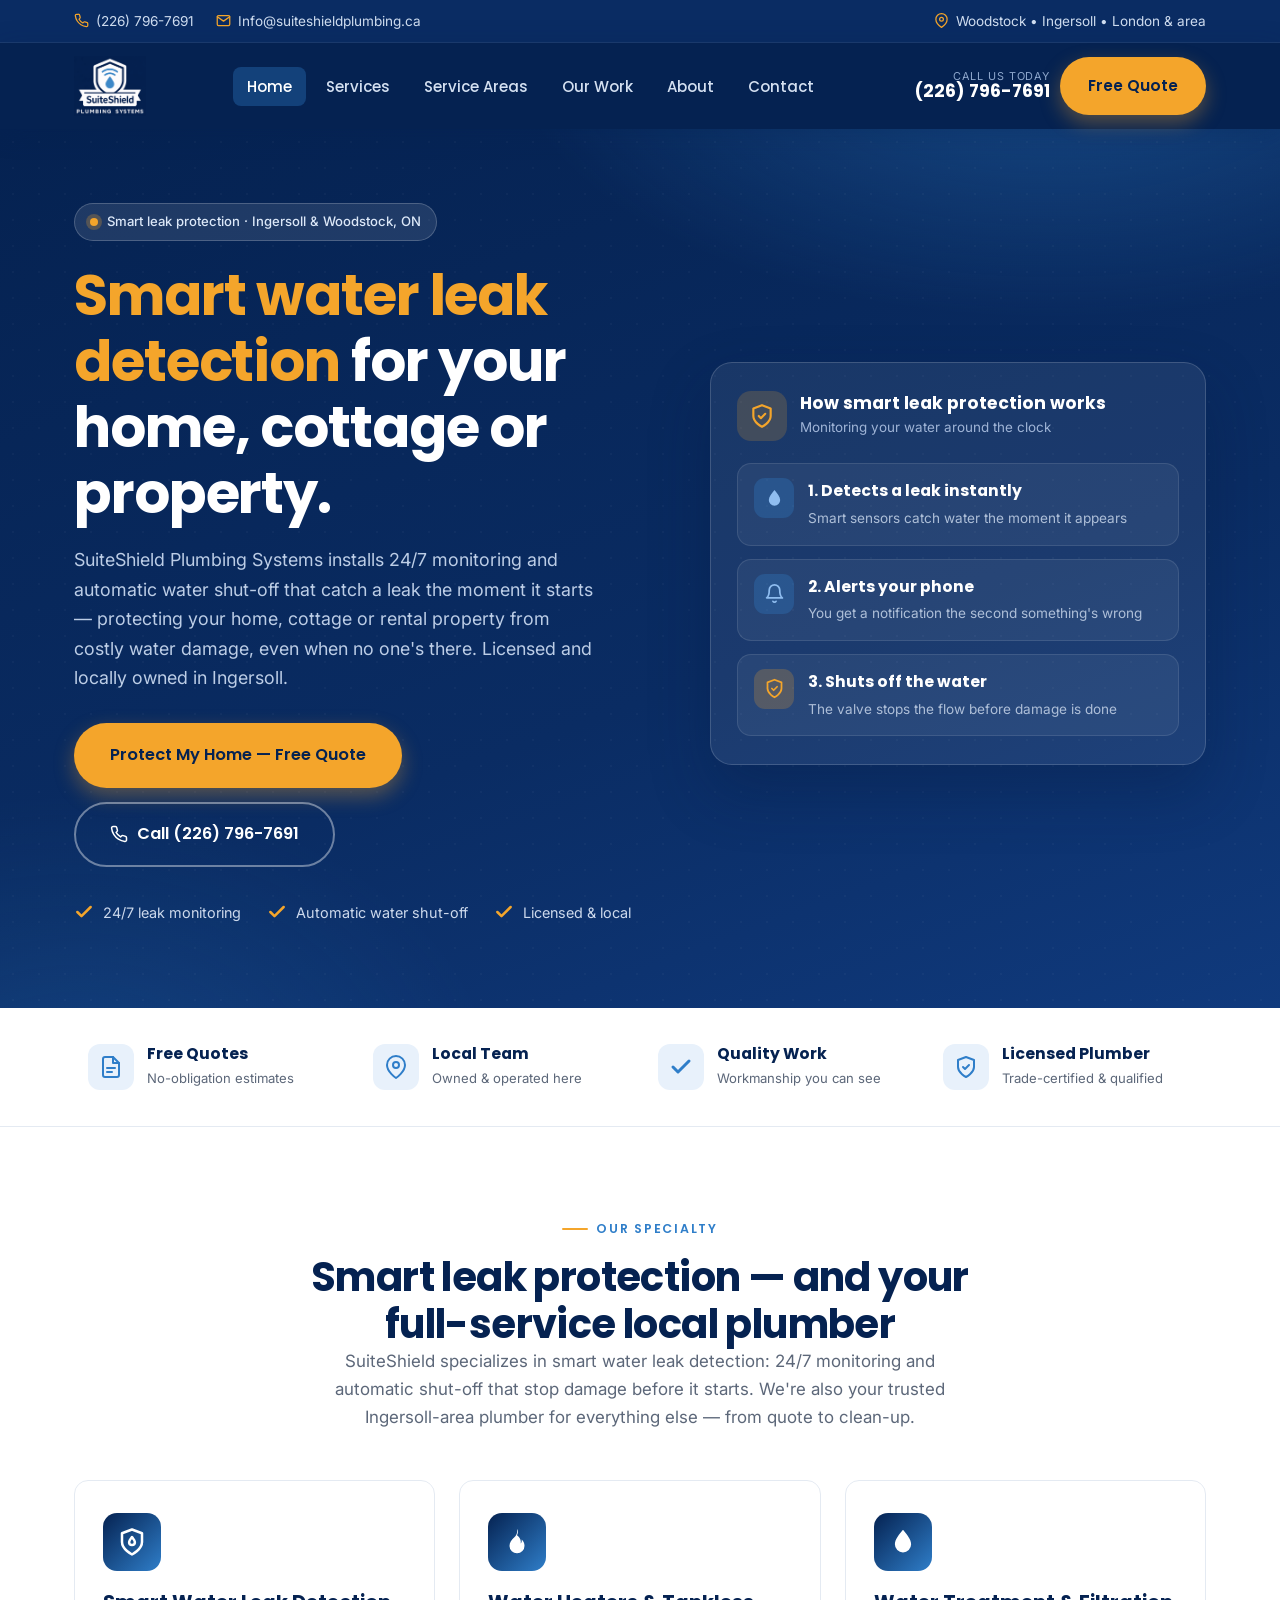
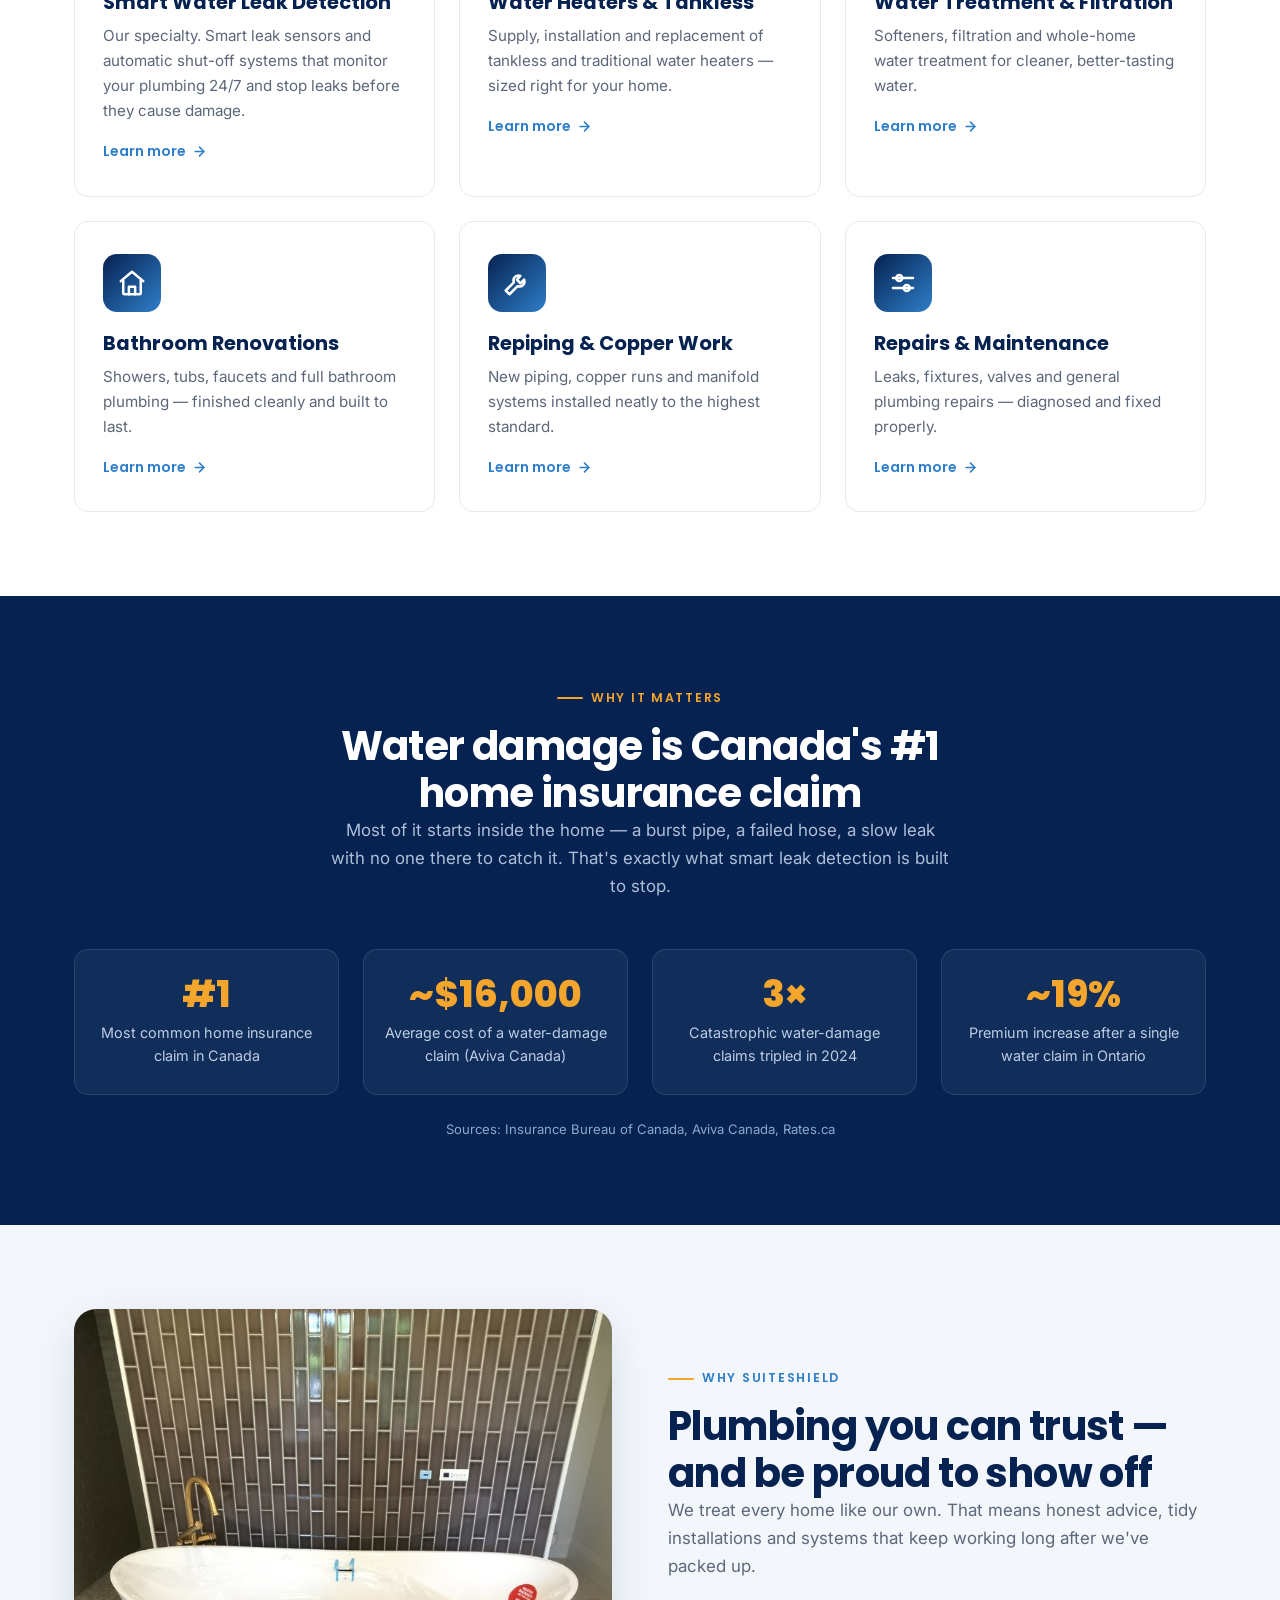
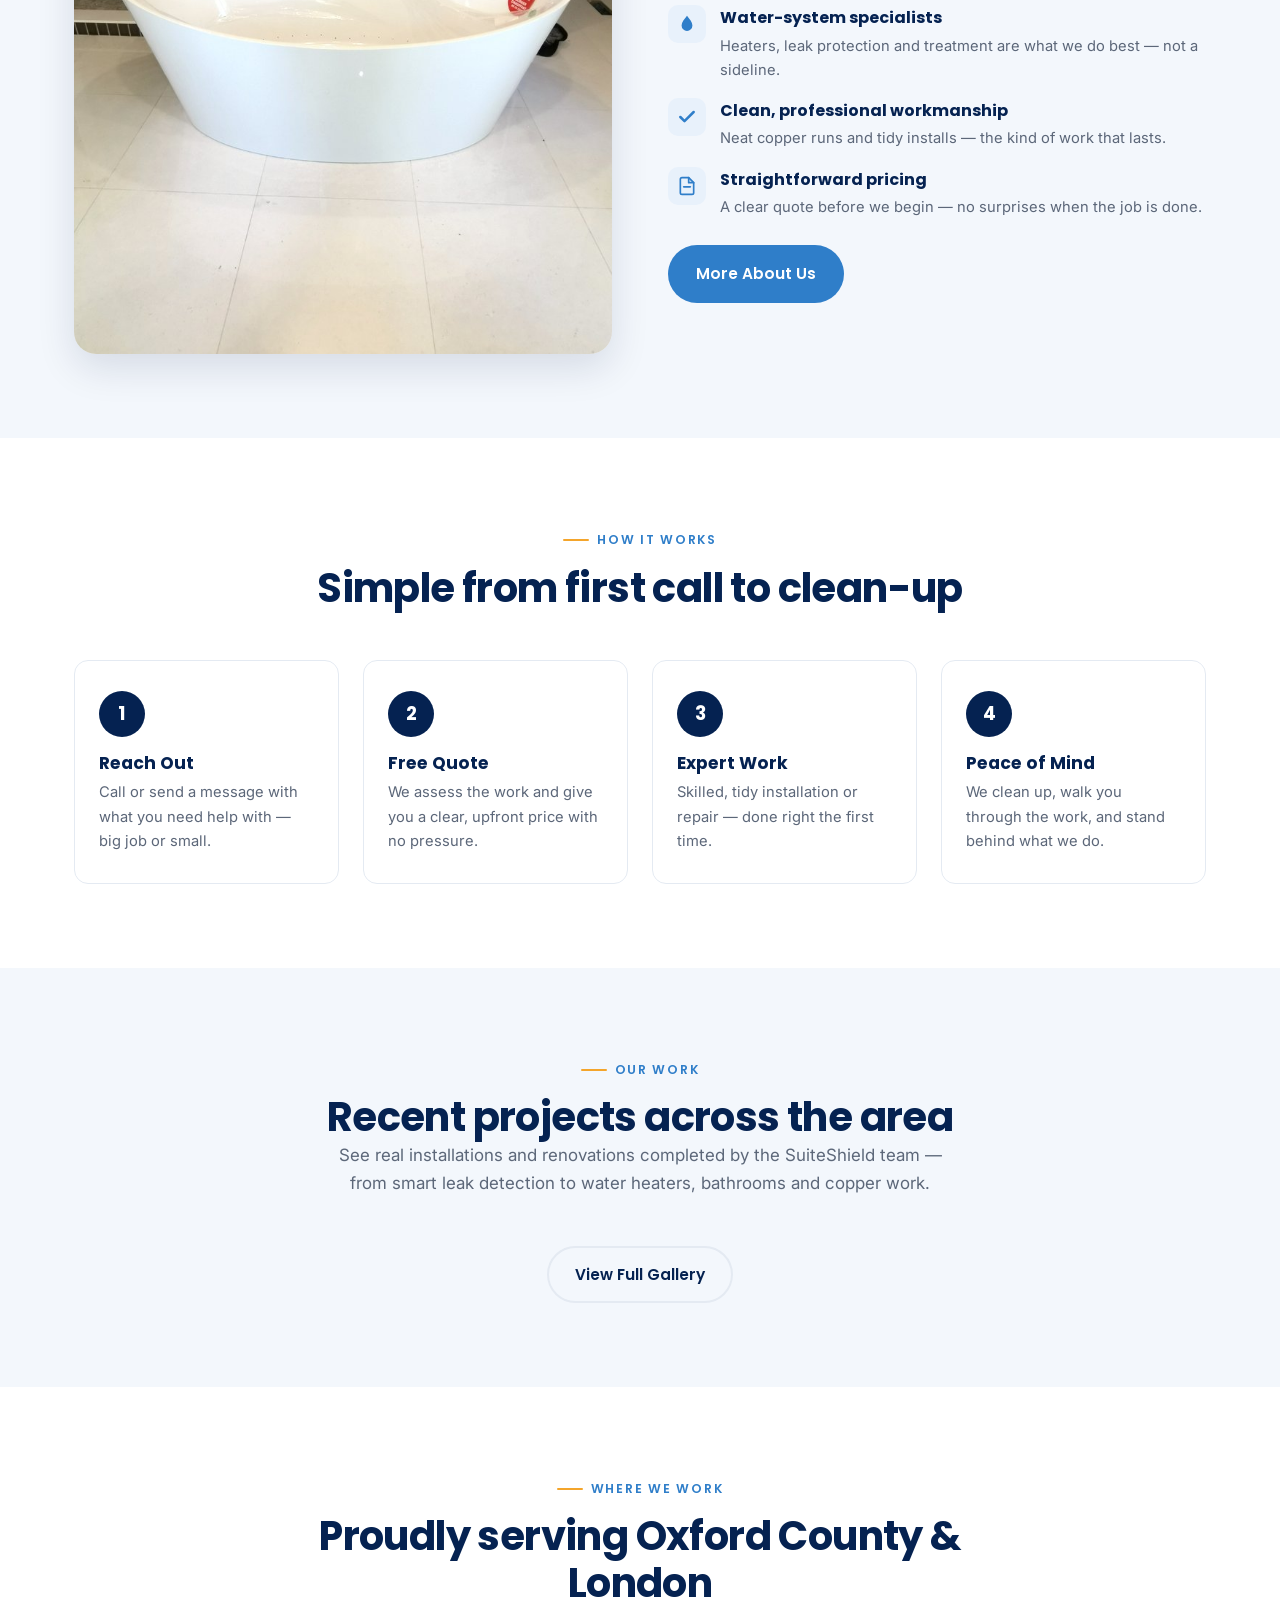
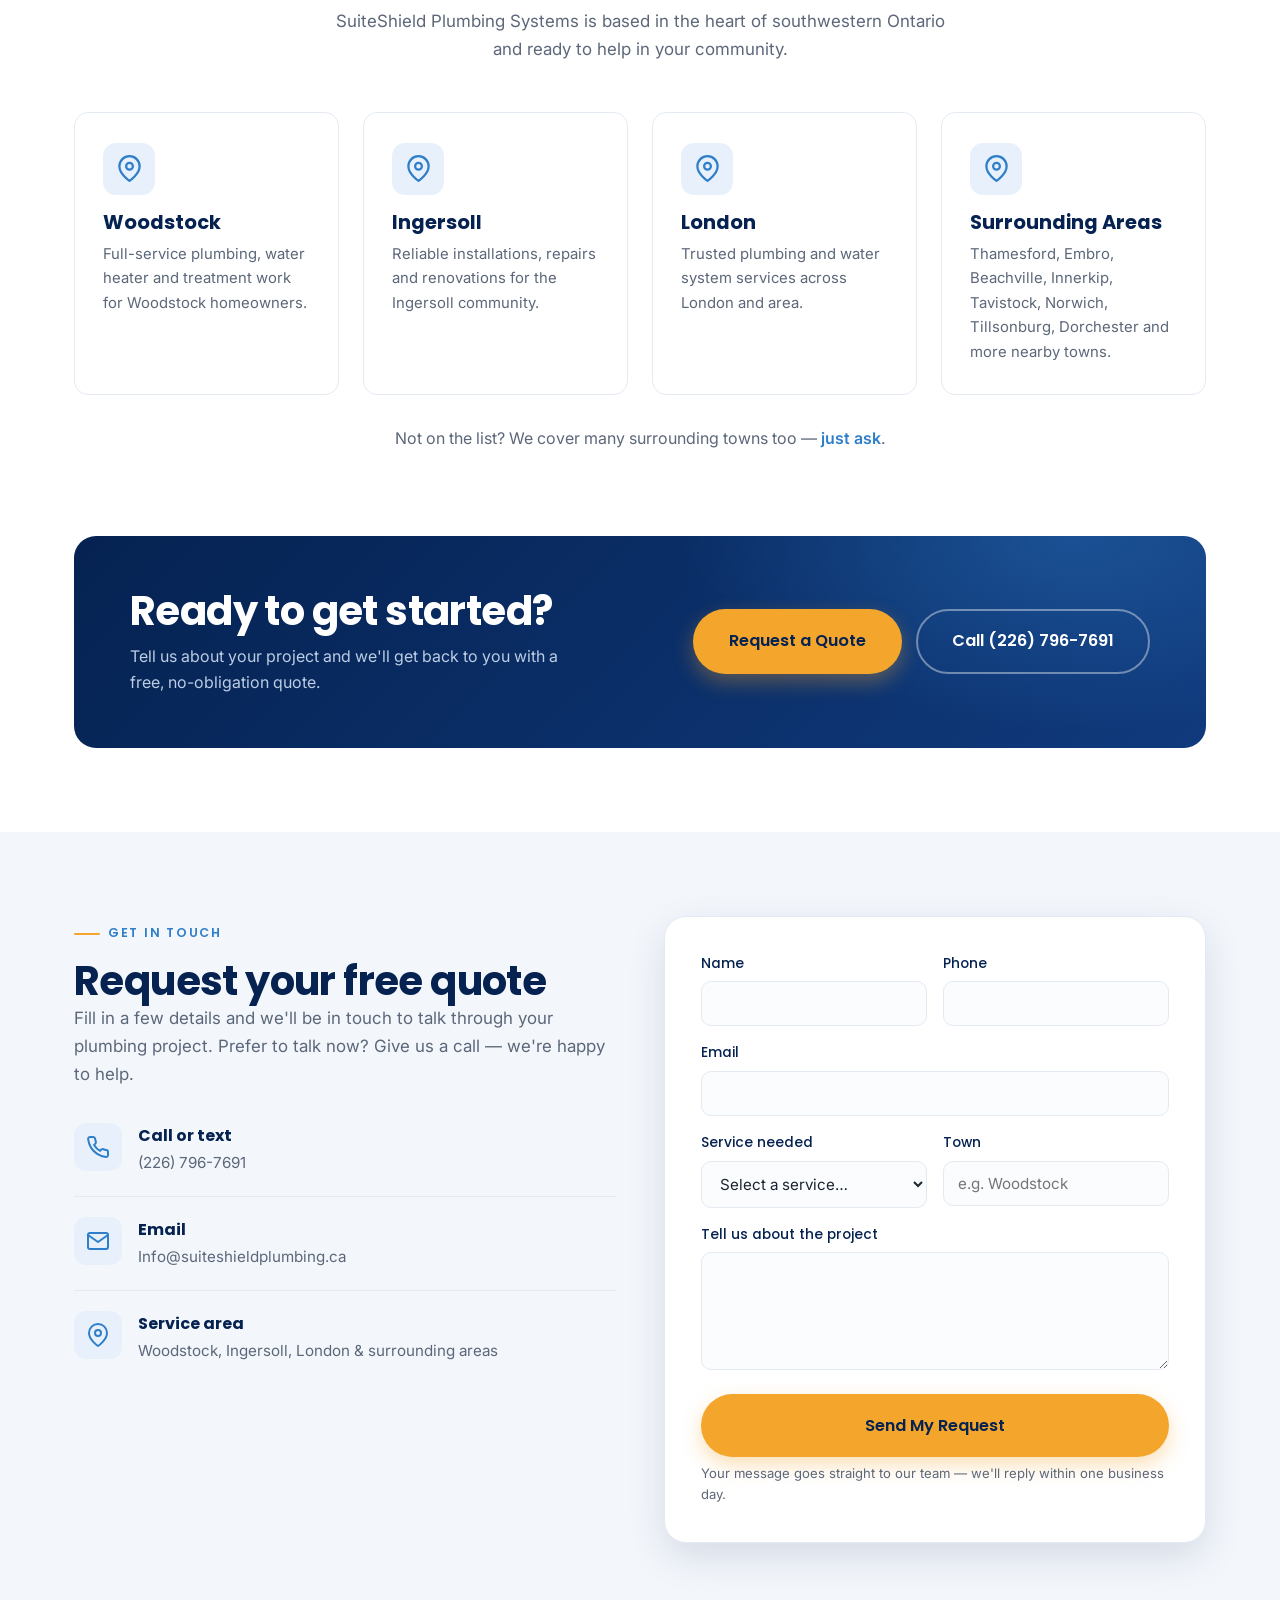
<file: index.html>
<!DOCTYPE html>
<html lang="en">
<head>
<meta charset="UTF-8">
<meta name="viewport" content="width=device-width, initial-scale=1">
<title>SuiteShield Plumbing Systems | Smart Water Leak Detection — Ingersoll &amp; Woodstock, ON</title>
<meta name="description" content="SuiteShield Plumbing Systems specializes in smart water leak detection and automatic shut-off — 24/7 monitoring that stops leaks before they cause damage, for homes, cottages and rental properties. Licensed local plumber serving Ingersoll, Woodstock & London, ON. Call (226) 796-7691.">
<meta name="keywords" content="smart water leak detection, automatic water shut-off, leak detection system, water leak sensor, cottage leak detection, rental property water protection, plumber Ingersoll, plumber Woodstock, plumber London Ontario, SuiteShield Plumbing Systems">
<link rel="canonical" href="https://suiteshieldplumbing.ca/">
<meta property="og:title" content="SuiteShield Plumbing Systems | Smart Water Leak Detection in Ingersoll &amp; Woodstock">
<meta property="og:description" content="Smart water leak detection with 24/7 monitoring and automatic shut-off — protecting homes, cottages and rental properties before leaks cause damage. Your licensed local plumber in Ingersoll, Woodstock & London, ON.">
<meta property="og:type" content="website">
  <meta property="og:site_name" content="SuiteShield Plumbing Systems">
<meta property="og:url" content="https://suiteshieldplumbing.ca/">
<link rel="icon" type="image/png" href="assets/images/favicon.png">
<link rel="preconnect" href="https://fonts.googleapis.com">
<link rel="preconnect" href="https://fonts.gstatic.com" crossorigin>
<link href="https://fonts.googleapis.com/css2?family=Poppins:wght@500;600;700;800&family=Inter:wght@400;500;600&display=swap" rel="stylesheet">
<link rel="stylesheet" href="styles.css">
<noscript><style>.reveal{opacity:1;transform:none}</style></noscript>
<script type="application/ld+json">
{
  "@context": "https://schema.org",
  "@type": "Plumber",
  "name": "SuiteShield Plumbing Systems",
  "image": "https://suiteshieldplumbing.ca/assets/images/logo.png",
  "url": "https://suiteshieldplumbing.ca/",
  "telephone": "+1-226-796-7691",
  "email": "Info@suiteshieldplumbing.ca",
  "priceRange": "$$",
  "areaServed": ["Woodstock, ON", "Ingersoll, ON", "London, ON", "Oxford County, ON"],
  "address": { "@type": "PostalAddress", "addressRegion": "ON", "addressCountry": "CA" },
  "description": "SuiteShield Plumbing Systems specializes in smart water leak detection and automatic water shut-off — 24/7 monitoring that stops leaks before they cause damage. Licensed local plumber serving Ingersoll, Woodstock, London and surrounding areas.",
  "knowsAbout": ["Smart water leak detection", "Automatic water shut-off valves", "Water heater installation", "Water treatment", "Plumbing repair"]
}
</script>
</head>
<body>

<!-- ===================== HEADER ===================== -->
<header>
  <div class="topbar">
    <div class="wrap">
      <div class="topbar-group">
        <a href="tel:+12267967691"><svg viewBox="0 0 24 24" fill="none" stroke="currentColor" stroke-width="2" stroke-linecap="round" stroke-linejoin="round"><path d="M22 16.92v3a2 2 0 0 1-2.18 2 19.79 19.79 0 0 1-8.63-3.07 19.5 19.5 0 0 1-6-6 19.79 19.79 0 0 1-3.07-8.67A2 2 0 0 1 4.11 2h3a2 2 0 0 1 2 1.72c.13.96.36 1.9.7 2.81a2 2 0 0 1-.45 2.11L8.09 9.91a16 16 0 0 0 6 6l1.27-1.27a2 2 0 0 1 2.11-.45c.91.34 1.85.57 2.81.7A2 2 0 0 1 22 16.92z"/></svg>(226) 796-7691</a>
        <a href="mailto:Info@suiteshieldplumbing.ca"><svg viewBox="0 0 24 24" fill="none" stroke="currentColor" stroke-width="2" stroke-linecap="round" stroke-linejoin="round"><rect x="2" y="4" width="20" height="16" rx="2"/><path d="m22 6-10 7L2 6"/></svg>Info@suiteshieldplumbing.ca</a>
      </div>
      <div class="topbar-group">
        <a href="service-areas.html"><svg viewBox="0 0 24 24" fill="none" stroke="currentColor" stroke-width="2" stroke-linecap="round" stroke-linejoin="round"><path d="M21 10c0 7-9 13-9 13s-9-6-9-13a9 9 0 0 1 18 0z"/><circle cx="12" cy="10" r="3"/></svg>Woodstock &bull; Ingersoll &bull; London &amp; area</a>
      </div>
    </div>
  </div>
  <div class="site-header">
    <div class="wrap">
      <nav class="nav">
        <a class="brand" href="index.html">
          <img src="assets/images/logo.png" alt="SuiteShield Plumbing Systems">
        </a>
        <ul class="nav-links">
          <li><a href="index.html" class="active">Home</a></li>
          <li><a href="services.html">Services</a></li>
          <li><a href="service-areas.html">Service Areas</a></li>
          <li><a href="gallery.html">Our Work</a></li>
          <li><a href="about.html">About</a></li>
          <li><a href="contact.html">Contact</a></li>
        </ul>
        <div class="nav-cta">
          <a class="nav-phone" href="tel:+12267967691">
            <span>Call us today</span><strong>(226) 796-7691</strong>
          </a>
          <a class="btn btn-primary" href="contact.html">Free Quote</a>
          <button class="burger" aria-label="Open menu"><span></span><span></span><span></span></button>
        </div>
      </nav>
    </div>
  </div>
</header>

<!-- ===================== HERO ===================== -->
<section class="hero">
  <div class="wrap">
    <div class="hero-text">
      <span class="hero-badge"><span class="dot"></span>Smart leak protection · Ingersoll &amp; Woodstock, ON</span>
      <h1><span class="accent">Smart water leak detection</span> for your home, cottage or property.</h1>
      <p class="hero-sub">SuiteShield Plumbing Systems installs 24/7 monitoring and automatic water shut-off that catch a leak the moment it starts — protecting your home, cottage or rental property from costly water damage, even when no one's there. Licensed and locally owned in Ingersoll.</p>
      <div class="hero-actions">
        <a class="btn btn-primary btn-lg" href="contact.html">Protect My Home — Free Quote</a>
        <a class="btn btn-ghost btn-lg" href="tel:+12267967691"><svg viewBox="0 0 24 24" fill="none" stroke="currentColor" stroke-width="2" stroke-linecap="round" stroke-linejoin="round"><path d="M22 16.92v3a2 2 0 0 1-2.18 2 19.79 19.79 0 0 1-8.63-3.07 19.5 19.5 0 0 1-6-6 19.79 19.79 0 0 1-3.07-8.67A2 2 0 0 1 4.11 2h3a2 2 0 0 1 2 1.72c.13.96.36 1.9.7 2.81a2 2 0 0 1-.45 2.11L8.09 9.91a16 16 0 0 0 6 6l1.27-1.27a2 2 0 0 1 2.11-.45c.91.34 1.85.57 2.81.7A2 2 0 0 1 22 16.92z"/></svg>Call (226) 796-7691</a>
      </div>
      <div class="hero-trust">
        <div><svg viewBox="0 0 24 24" fill="none" stroke="currentColor" stroke-width="3" stroke-linecap="round" stroke-linejoin="round"><polyline points="20 6 9 17 4 12"/></svg>24/7 leak monitoring</div>
        <div><svg viewBox="0 0 24 24" fill="none" stroke="currentColor" stroke-width="3" stroke-linecap="round" stroke-linejoin="round"><polyline points="20 6 9 17 4 12"/></svg>Automatic water shut-off</div>
        <div><svg viewBox="0 0 24 24" fill="none" stroke="currentColor" stroke-width="3" stroke-linecap="round" stroke-linejoin="round"><polyline points="20 6 9 17 4 12"/></svg>Licensed &amp; local</div>
      </div>
    </div>
    <div class="hero-media">
      <div style="background:rgba(255,255,255,.07);border:1px solid rgba(255,255,255,.16);border-radius:22px;padding:28px 26px;box-shadow:0 26px 60px rgba(8,28,64,.3)">
        <div style="display:flex;align-items:center;gap:13px;margin-bottom:22px">
          <div style="width:50px;height:50px;border-radius:14px;background:rgba(244,165,43,.18);display:grid;place-items:center;flex-shrink:0">
            <svg viewBox="0 0 24 24" width="26" height="26" fill="none" stroke="#f4a52b" stroke-width="2" stroke-linecap="round" stroke-linejoin="round"><path d="M12 22s8-4 8-10V5l-8-3-8 3v7c0 6 8 10 8 10z"/><path d="M9 12l2 2 4-4"/></svg>
          </div>
          <div>
            <strong style="display:block;font-family:'Poppins',sans-serif;color:#fff;font-size:1.08rem;line-height:1.2">How smart leak protection works</strong>
            <span style="color:#9fb4d6;font-size:.84rem">Monitoring your water around the clock</span>
          </div>
        </div>
        <div style="display:grid;gap:13px">
          <div style="display:flex;align-items:flex-start;gap:14px;background:rgba(255,255,255,.06);border:1px solid rgba(255,255,255,.1);border-radius:14px;padding:14px 16px">
            <div style="width:40px;height:40px;border-radius:11px;background:rgba(47,126,201,.3);display:grid;place-items:center;flex-shrink:0">
              <svg viewBox="0 0 24 24" width="21" height="21" fill="#8fbdf0"><path d="M12 2.2C9 6 5.5 9.8 5.5 13.8a6.5 6.5 0 0 0 13 0C18.5 9.8 15 6 12 2.2z"/></svg>
            </div>
            <div>
              <strong style="display:block;font-family:'Poppins',sans-serif;color:#fff;font-size:.98rem">1. Detects a leak instantly</strong>
              <span style="color:#aebfd8;font-size:.85rem">Smart sensors catch water the moment it appears</span>
            </div>
          </div>
          <div style="display:flex;align-items:flex-start;gap:14px;background:rgba(255,255,255,.06);border:1px solid rgba(255,255,255,.1);border-radius:14px;padding:14px 16px">
            <div style="width:40px;height:40px;border-radius:11px;background:rgba(47,126,201,.3);display:grid;place-items:center;flex-shrink:0">
              <svg viewBox="0 0 24 24" width="21" height="21" fill="none" stroke="#8fbdf0" stroke-width="2" stroke-linecap="round" stroke-linejoin="round"><path d="M18 8a6 6 0 0 0-12 0c0 7-3 9-3 9h18s-3-2-3-9"/><path d="M13.73 21a2 2 0 0 1-3.46 0"/></svg>
            </div>
            <div>
              <strong style="display:block;font-family:'Poppins',sans-serif;color:#fff;font-size:.98rem">2. Alerts your phone</strong>
              <span style="color:#aebfd8;font-size:.85rem">You get a notification the second something's wrong</span>
            </div>
          </div>
          <div style="display:flex;align-items:flex-start;gap:14px;background:rgba(255,255,255,.06);border:1px solid rgba(255,255,255,.1);border-radius:14px;padding:14px 16px">
            <div style="width:40px;height:40px;border-radius:11px;background:rgba(244,165,43,.22);display:grid;place-items:center;flex-shrink:0">
              <svg viewBox="0 0 24 24" width="21" height="21" fill="none" stroke="#f4a52b" stroke-width="2" stroke-linecap="round" stroke-linejoin="round"><path d="M12 22s8-4 8-10V5l-8-3-8 3v7c0 6 8 10 8 10z"/><path d="M9 12l2 2 4-4"/></svg>
            </div>
            <div>
              <strong style="display:block;font-family:'Poppins',sans-serif;color:#fff;font-size:.98rem">3. Shuts off the water</strong>
              <span style="color:#aebfd8;font-size:.85rem">The valve stops the flow before damage is done</span>
            </div>
          </div>
        </div>
      </div>
    </div>
  </div>
</section>

<!-- ===================== TRUST STRIP ===================== -->
<section class="trust-strip">
  <div class="wrap">
    <div class="trust-item">
      <div class="ic"><svg viewBox="0 0 24 24" fill="none" stroke="currentColor" stroke-width="2" stroke-linecap="round" stroke-linejoin="round"><path d="M14 2H6a2 2 0 0 0-2 2v16a2 2 0 0 0 2 2h12a2 2 0 0 0 2-2V8z"/><polyline points="14 2 14 8 20 8"/><line x1="8" y1="13" x2="16" y2="13"/><line x1="8" y1="17" x2="13" y2="17"/></svg></div>
      <div><strong>Free Quotes</strong><small>No-obligation estimates</small></div>
    </div>
    <div class="trust-item">
      <div class="ic"><svg viewBox="0 0 24 24" fill="none" stroke="currentColor" stroke-width="2" stroke-linecap="round" stroke-linejoin="round"><path d="M21 10c0 7-9 13-9 13s-9-6-9-13a9 9 0 0 1 18 0z"/><circle cx="12" cy="10" r="3"/></svg></div>
      <div><strong>Local Team</strong><small>Owned &amp; operated here</small></div>
    </div>
    <div class="trust-item">
      <div class="ic"><svg viewBox="0 0 24 24" fill="none" stroke="currentColor" stroke-width="3" stroke-linecap="round" stroke-linejoin="round"><polyline points="20 6 9 17 4 12"/></svg></div>
      <div><strong>Quality Work</strong><small>Workmanship you can see</small></div>
    </div>
    <div class="trust-item">
      <div class="ic"><svg viewBox="0 0 24 24" fill="none" stroke="currentColor" stroke-width="2" stroke-linecap="round" stroke-linejoin="round"><path d="M12 22s8-4 8-10V5l-8-3-8 3v7c0 6 8 10 8 10z"/><path d="M9 12l2 2 4-4"/></svg></div>
      <div><strong>Licensed Plumber</strong><small>Trade-certified &amp; qualified</small></div>
    </div>
  </div>
</section>

<!-- ===================== SERVICES ===================== -->
<section class="section">
  <div class="wrap">
    <div class="sec-head center reveal">
      <span class="eyebrow">Our Specialty</span>
      <h2>Smart leak protection — and your full-service local plumber</h2>
      <p class="lead">SuiteShield specializes in smart water leak detection: 24/7 monitoring and automatic shut-off that stop damage before it starts. We're also your trusted Ingersoll-area plumber for everything else — from quote to clean-up.</p>
    </div>
    <div class="cards">
      <article class="card reveal">
        <div class="ic"><svg viewBox="0 0 24 24" fill="none" stroke="currentColor" stroke-width="2" stroke-linecap="round" stroke-linejoin="round"><path d="M12 22s8-4 8-10V5l-8-3-8 3v7c0 6 8 10 8 10z"/><path d="M12 8c-1.3 1.7-2.3 3-2.3 4.2a2.3 2.3 0 0 0 4.6 0c0-1.2-1-2.5-2.3-4.2z"/></svg></div>
        <h3>Smart Water Leak Detection</h3>
        <p>Our specialty. Smart leak sensors and automatic shut-off systems that monitor your plumbing 24/7 and stop leaks before they cause damage.</p>
        <a class="more" href="services.html#leak-detection">Learn more <svg viewBox="0 0 24 24" fill="none" stroke="currentColor" stroke-width="2.5" stroke-linecap="round" stroke-linejoin="round"><line x1="5" y1="12" x2="19" y2="12"/><polyline points="12 5 19 12 12 19"/></svg></a>
      </article>
      <article class="card reveal">
        <div class="ic"><svg viewBox="0 0 24 24" fill="currentColor"><path d="M12 1.5c.6 3.3-.6 5.2-2.3 6.9C7.7 10.4 6 12.3 6 15.2A6 6 0 0 0 18 15c0-2-.9-3.6-2.3-5 .3 1.4 0 2.4-.7 3.1.4-2.6-.6-4.9-3-6.6 1-2 1.1-3.7 0-5z"/></svg></div>
        <h3>Water Heaters &amp; Tankless</h3>
        <p>Supply, installation and replacement of tankless and traditional water heaters — sized right for your home.</p>
        <a class="more" href="services.html">Learn more <svg viewBox="0 0 24 24" fill="none" stroke="currentColor" stroke-width="2.5" stroke-linecap="round" stroke-linejoin="round"><line x1="5" y1="12" x2="19" y2="12"/><polyline points="12 5 19 12 12 19"/></svg></a>
      </article>
      <article class="card reveal">
        <div class="ic"><svg viewBox="0 0 24 24" fill="currentColor"><path d="M12 2.2C9 6 5.5 9.8 5.5 13.8a6.5 6.5 0 0 0 13 0C18.5 9.8 15 6 12 2.2z"/></svg></div>
        <h3>Water Treatment &amp; Filtration</h3>
        <p>Softeners, filtration and whole-home water treatment for cleaner, better-tasting water.</p>
        <a class="more" href="services.html">Learn more <svg viewBox="0 0 24 24" fill="none" stroke="currentColor" stroke-width="2.5" stroke-linecap="round" stroke-linejoin="round"><line x1="5" y1="12" x2="19" y2="12"/><polyline points="12 5 19 12 12 19"/></svg></a>
      </article>
      <article class="card reveal">
        <div class="ic"><svg viewBox="0 0 24 24" fill="none" stroke="currentColor" stroke-width="2" stroke-linecap="round" stroke-linejoin="round"><path d="M3 10.5 12 3l9 7.5"/><path d="M5 9.5V20a1 1 0 0 0 1 1h12a1 1 0 0 0 1-1V9.5"/><path d="M9.5 21v-6h5v6"/></svg></div>
        <h3>Bathroom Renovations</h3>
        <p>Showers, tubs, faucets and full bathroom plumbing — finished cleanly and built to last.</p>
        <a class="more" href="services.html">Learn more <svg viewBox="0 0 24 24" fill="none" stroke="currentColor" stroke-width="2.5" stroke-linecap="round" stroke-linejoin="round"><line x1="5" y1="12" x2="19" y2="12"/><polyline points="12 5 19 12 12 19"/></svg></a>
      </article>
      <article class="card reveal">
        <div class="ic"><svg viewBox="0 0 24 24" fill="none" stroke="currentColor" stroke-width="2" stroke-linecap="round" stroke-linejoin="round"><path d="M14.7 6.3a4 4 0 0 0-5.2 5.2L3 18l3 3 6.5-6.5a4 4 0 0 0 5.2-5.2l-3 3L12 9.3z"/></svg></div>
        <h3>Repiping &amp; Copper Work</h3>
        <p>New piping, copper runs and manifold systems installed neatly to the highest standard.</p>
        <a class="more" href="services.html">Learn more <svg viewBox="0 0 24 24" fill="none" stroke="currentColor" stroke-width="2.5" stroke-linecap="round" stroke-linejoin="round"><line x1="5" y1="12" x2="19" y2="12"/><polyline points="12 5 19 12 12 19"/></svg></a>
      </article>
      <article class="card reveal">
        <div class="ic"><svg viewBox="0 0 24 24" fill="none" stroke="currentColor" stroke-width="2" stroke-linecap="round" stroke-linejoin="round"><line x1="4" y1="8" x2="20" y2="8"/><line x1="4" y1="16" x2="20" y2="16"/><circle cx="9" cy="8" r="2.4"/><circle cx="15" cy="16" r="2.4"/></svg></div>
        <h3>Repairs &amp; Maintenance</h3>
        <p>Leaks, fixtures, valves and general plumbing repairs — diagnosed and fixed properly.</p>
        <a class="more" href="services.html">Learn more <svg viewBox="0 0 24 24" fill="none" stroke="currentColor" stroke-width="2.5" stroke-linecap="round" stroke-linejoin="round"><line x1="5" y1="12" x2="19" y2="12"/><polyline points="12 5 19 12 12 19"/></svg></a>
      </article>
    </div>
  </div>
</section>

<!-- ===================== WATER DAMAGE STATS ===================== -->
<section class="section section-navy">
  <div class="wrap">
    <div class="sec-head center reveal">
      <span class="eyebrow">Why It Matters</span>
      <h2>Water damage is Canada's #1 home insurance claim</h2>
      <p class="lead">Most of it starts inside the home — a burst pipe, a failed hose, a slow leak with no one there to catch it. That's exactly what smart leak detection is built to stop.</p>
    </div>
    <div class="stats reveal">
      <div class="stat"><div class="num">#1</div><div class="lbl">Most common home insurance claim in Canada</div></div>
      <div class="stat"><div class="num">~$16,000</div><div class="lbl">Average cost of a water-damage claim (Aviva Canada)</div></div>
      <div class="stat"><div class="num">3&times;</div><div class="lbl">Catastrophic water-damage claims tripled in 2024</div></div>
      <div class="stat"><div class="num">~19%</div><div class="lbl">Premium increase after a single water claim in Ontario</div></div>
    </div>
    <p class="center" style="margin-top:24px;color:#8fa8cd;font-size:.82rem">Sources: Insurance Bureau of Canada, Aviva Canada, Rates.ca</p>
  </div>
</section>

<!-- ===================== WHY CHOOSE US ===================== -->
<section class="section section-soft">
  <div class="wrap">
    <div class="split">
      <div class="split-media reveal">
        <img src="assets/images/bathroom-tub.jpg" alt="Freestanding soaker tub with brushed-gold floor-mount filler installed by SuiteShield Plumbing Systems">
      </div>
      <div class="reveal">
        <span class="eyebrow">Why SuiteShield</span>
        <h2>Plumbing you can trust — and be proud to show off</h2>
        <p class="lead">We treat every home like our own. That means honest advice, tidy installations and systems that keep working long after we've packed up.</p>
        <ul class="feat-list">
          <li>
            <div class="ic"><svg viewBox="0 0 24 24" fill="currentColor"><path d="M12 2.2C9 6 5.5 9.8 5.5 13.8a6.5 6.5 0 0 0 13 0C18.5 9.8 15 6 12 2.2z"/></svg></div>
            <div><strong>Water-system specialists</strong><p>Heaters, leak protection and treatment are what we do best — not a sideline.</p></div>
          </li>
          <li>
            <div class="ic"><svg viewBox="0 0 24 24" fill="none" stroke="currentColor" stroke-width="3" stroke-linecap="round" stroke-linejoin="round"><polyline points="20 6 9 17 4 12"/></svg></div>
            <div><strong>Clean, professional workmanship</strong><p>Neat copper runs and tidy installs — the kind of work that lasts.</p></div>
          </li>
          <li>
            <div class="ic"><svg viewBox="0 0 24 24" fill="none" stroke="currentColor" stroke-width="2" stroke-linecap="round" stroke-linejoin="round"><path d="M14 2H6a2 2 0 0 0-2 2v16a2 2 0 0 0 2 2h12a2 2 0 0 0 2-2V8z"/><polyline points="14 2 14 8 20 8"/><line x1="8" y1="13" x2="16" y2="13"/></svg></div>
            <div><strong>Straightforward pricing</strong><p>A clear quote before we begin — no surprises when the job is done.</p></div>
          </li>
        </ul>
        <p style="margin-top:26px"><a class="btn btn-blue" href="about.html">More About Us</a></p>
      </div>
    </div>
  </div>
</section>

<!-- ===================== PROCESS ===================== -->
<section class="section">
  <div class="wrap">
    <div class="sec-head center reveal">
      <span class="eyebrow">How It Works</span>
      <h2>Simple from first call to clean-up</h2>
    </div>
    <div class="steps">
      <div class="step reveal"><div class="n">1</div><h3>Reach Out</h3><p>Call or send a message with what you need help with — big job or small.</p></div>
      <div class="step reveal"><div class="n">2</div><h3>Free Quote</h3><p>We assess the work and give you a clear, upfront price with no pressure.</p></div>
      <div class="step reveal"><div class="n">3</div><h3>Expert Work</h3><p>Skilled, tidy installation or repair — done right the first time.</p></div>
      <div class="step reveal"><div class="n">4</div><h3>Peace of Mind</h3><p>We clean up, walk you through the work, and stand behind what we do.</p></div>
    </div>
  </div>
</section>

<!-- ===================== GALLERY PREVIEW ===================== -->
<section class="section section-soft">
  <div class="wrap">
    <div class="sec-head center reveal">
      <span class="eyebrow">Our Work</span>
      <h2>Recent projects across the area</h2>
      <p class="lead">See real installations and renovations completed by the SuiteShield team — from smart leak detection to water heaters, bathrooms and copper work.</p>
    </div>
    <p class="center" style="margin-top:28px"><a class="btn btn-outline" href="gallery.html">View Full Gallery</a></p>
  </div>
</section>

<!-- ===================== SERVICE AREAS ===================== -->
<section class="section">
  <div class="wrap">
    <div class="sec-head center reveal">
      <span class="eyebrow">Where We Work</span>
      <h2>Proudly serving Oxford County &amp; London</h2>
      <p class="lead">SuiteShield Plumbing Systems is based in the heart of southwestern Ontario and ready to help in your community.</p>
    </div>
    <div class="area-grid">
      <div class="area-card reveal">
        <div class="pin"><svg viewBox="0 0 24 24" fill="none" stroke="currentColor" stroke-width="2" stroke-linecap="round" stroke-linejoin="round"><path d="M21 10c0 7-9 13-9 13s-9-6-9-13a9 9 0 0 1 18 0z"/><circle cx="12" cy="10" r="3"/></svg></div>
        <h3>Woodstock</h3>
        <p>Full-service plumbing, water heater and treatment work for Woodstock homeowners.</p>
      </div>
      <div class="area-card reveal">
        <div class="pin"><svg viewBox="0 0 24 24" fill="none" stroke="currentColor" stroke-width="2" stroke-linecap="round" stroke-linejoin="round"><path d="M21 10c0 7-9 13-9 13s-9-6-9-13a9 9 0 0 1 18 0z"/><circle cx="12" cy="10" r="3"/></svg></div>
        <h3>Ingersoll</h3>
        <p>Reliable installations, repairs and renovations for the Ingersoll community.</p>
      </div>
      <div class="area-card reveal">
        <div class="pin"><svg viewBox="0 0 24 24" fill="none" stroke="currentColor" stroke-width="2" stroke-linecap="round" stroke-linejoin="round"><path d="M21 10c0 7-9 13-9 13s-9-6-9-13a9 9 0 0 1 18 0z"/><circle cx="12" cy="10" r="3"/></svg></div>
        <h3>London</h3>
        <p>Trusted plumbing and water system services across London and area.</p>
      </div>
      <div class="area-card reveal">
        <div class="pin"><svg viewBox="0 0 24 24" fill="none" stroke="currentColor" stroke-width="2" stroke-linecap="round" stroke-linejoin="round"><path d="M21 10c0 7-9 13-9 13s-9-6-9-13a9 9 0 0 1 18 0z"/><circle cx="12" cy="10" r="3"/></svg></div>
        <h3>Surrounding Areas</h3>
        <p>Thamesford, Embro, Beachville, Innerkip, Tavistock, Norwich, Tillsonburg, Dorchester and more nearby towns.</p>
      </div>
    </div>
    <p class="center" style="margin-top:30px;color:var(--muted)">Not on the list? We cover many surrounding towns too — <a href="contact.html" style="color:var(--blue);font-weight:600">just ask</a>.</p>
  </div>
</section>

<!-- ===================== CTA BAND ===================== -->
<section class="section" style="padding-top:0">
  <div class="wrap">
    <div class="cta-band reveal">
      <div>
        <h2>Ready to get started?</h2>
        <p>Tell us about your project and we'll get back to you with a free, no-obligation quote.</p>
      </div>
      <div class="actions">
        <a class="btn btn-primary btn-lg" href="contact.html">Request a Quote</a>
        <a class="btn btn-ghost btn-lg" href="tel:+12267967691">Call (226) 796-7691</a>
      </div>
    </div>
  </div>
</section>

<!-- ===================== QUOTE FORM ===================== -->
<section class="section section-soft" id="quote">
  <div class="wrap">
    <div class="form-wrap">
      <div class="reveal">
        <span class="eyebrow">Get In Touch</span>
        <h2>Request your free quote</h2>
        <p class="lead">Fill in a few details and we'll be in touch to talk through your plumbing project. Prefer to talk now? Give us a call — we're happy to help.</p>
        <div class="contact-aside" style="margin-top:14px">
          <div class="ci">
            <div class="ic"><svg viewBox="0 0 24 24" fill="none" stroke="currentColor" stroke-width="2" stroke-linecap="round" stroke-linejoin="round"><path d="M22 16.92v3a2 2 0 0 1-2.18 2 19.79 19.79 0 0 1-8.63-3.07 19.5 19.5 0 0 1-6-6 19.79 19.79 0 0 1-3.07-8.67A2 2 0 0 1 4.11 2h3a2 2 0 0 1 2 1.72c.13.96.36 1.9.7 2.81a2 2 0 0 1-.45 2.11L8.09 9.91a16 16 0 0 0 6 6l1.27-1.27a2 2 0 0 1 2.11-.45c.91.34 1.85.57 2.81.7A2 2 0 0 1 22 16.92z"/></svg></div>
            <div><strong>Call or text</strong><a href="tel:+12267967691">(226) 796-7691</a></div>
          </div>
          <div class="ci">
            <div class="ic"><svg viewBox="0 0 24 24" fill="none" stroke="currentColor" stroke-width="2" stroke-linecap="round" stroke-linejoin="round"><rect x="2" y="4" width="20" height="16" rx="2"/><path d="m22 6-10 7L2 6"/></svg></div>
            <div><strong>Email</strong><a href="mailto:Info@suiteshieldplumbing.ca">Info@suiteshieldplumbing.ca</a></div>
          </div>
          <div class="ci">
            <div class="ic"><svg viewBox="0 0 24 24" fill="none" stroke="currentColor" stroke-width="2" stroke-linecap="round" stroke-linejoin="round"><path d="M21 10c0 7-9 13-9 13s-9-6-9-13a9 9 0 0 1 18 0z"/><circle cx="12" cy="10" r="3"/></svg></div>
            <div><strong>Service area</strong><span>Woodstock, Ingersoll, London &amp; surrounding areas</span></div>
          </div>
        </div>
      </div>
      <div class="form-card reveal">
        <div class="form-ok">Thanks! Your request has been sent — we'll be in touch within one business day. If it's urgent, call us at (226) 796-7691.</div>
        <div class="form-err">Sorry, something went wrong sending that. Please call us at (226) 796-7691 or email Info@suiteshieldplumbing.ca directly.</div>
        <form data-quote-form action="https://formspree.io/f/xgobgrjz" method="POST">
          <div class="form-row">
            <div class="field"><label for="name">Name</label><input type="text" id="name" name="name" required></div>
            <div class="field"><label for="phone">Phone</label><input type="tel" id="phone" name="phone" required></div>
          </div>
          <div class="field"><label for="email">Email</label><input type="email" id="email" name="email"></div>
          <div class="form-row">
            <div class="field">
              <label for="service">Service needed</label>
              <select id="service" name="service">
                <option value="">Select a service…</option>
                <option>Water heater / tankless</option>
                <option>Smart leak detection</option>
                <option>Water treatment / filtration</option>
                <option>Bathroom renovation</option>
                <option>Repiping / copper work</option>
                <option>Repair / maintenance</option>
                <option>Other / not sure</option>
              </select>
            </div>
            <div class="field"><label for="address">Town</label><input type="text" id="address" name="address" placeholder="e.g. Woodstock"></div>
          </div>
          <div class="field"><label for="message">Tell us about the project</label><textarea id="message" name="message" required></textarea></div>
          <input type="text" name="_gotcha" tabindex="-1" autocomplete="off" aria-hidden="true" style="position:absolute;left:-9999px">
          <input type="hidden" name="_subject" value="New quote request from suiteshieldplumbing.ca">
          <button type="submit" class="btn btn-primary btn-lg" style="width:100%">Send My Request</button>
          <p class="form-note">Your message goes straight to our team — we'll reply within one business day.</p>
        </form>
      </div>
    </div>
  </div>
</section>

<!-- ===================== FOOTER ===================== -->
<footer class="site-footer">
  <div class="wrap">
    <div class="foot-grid
</file>
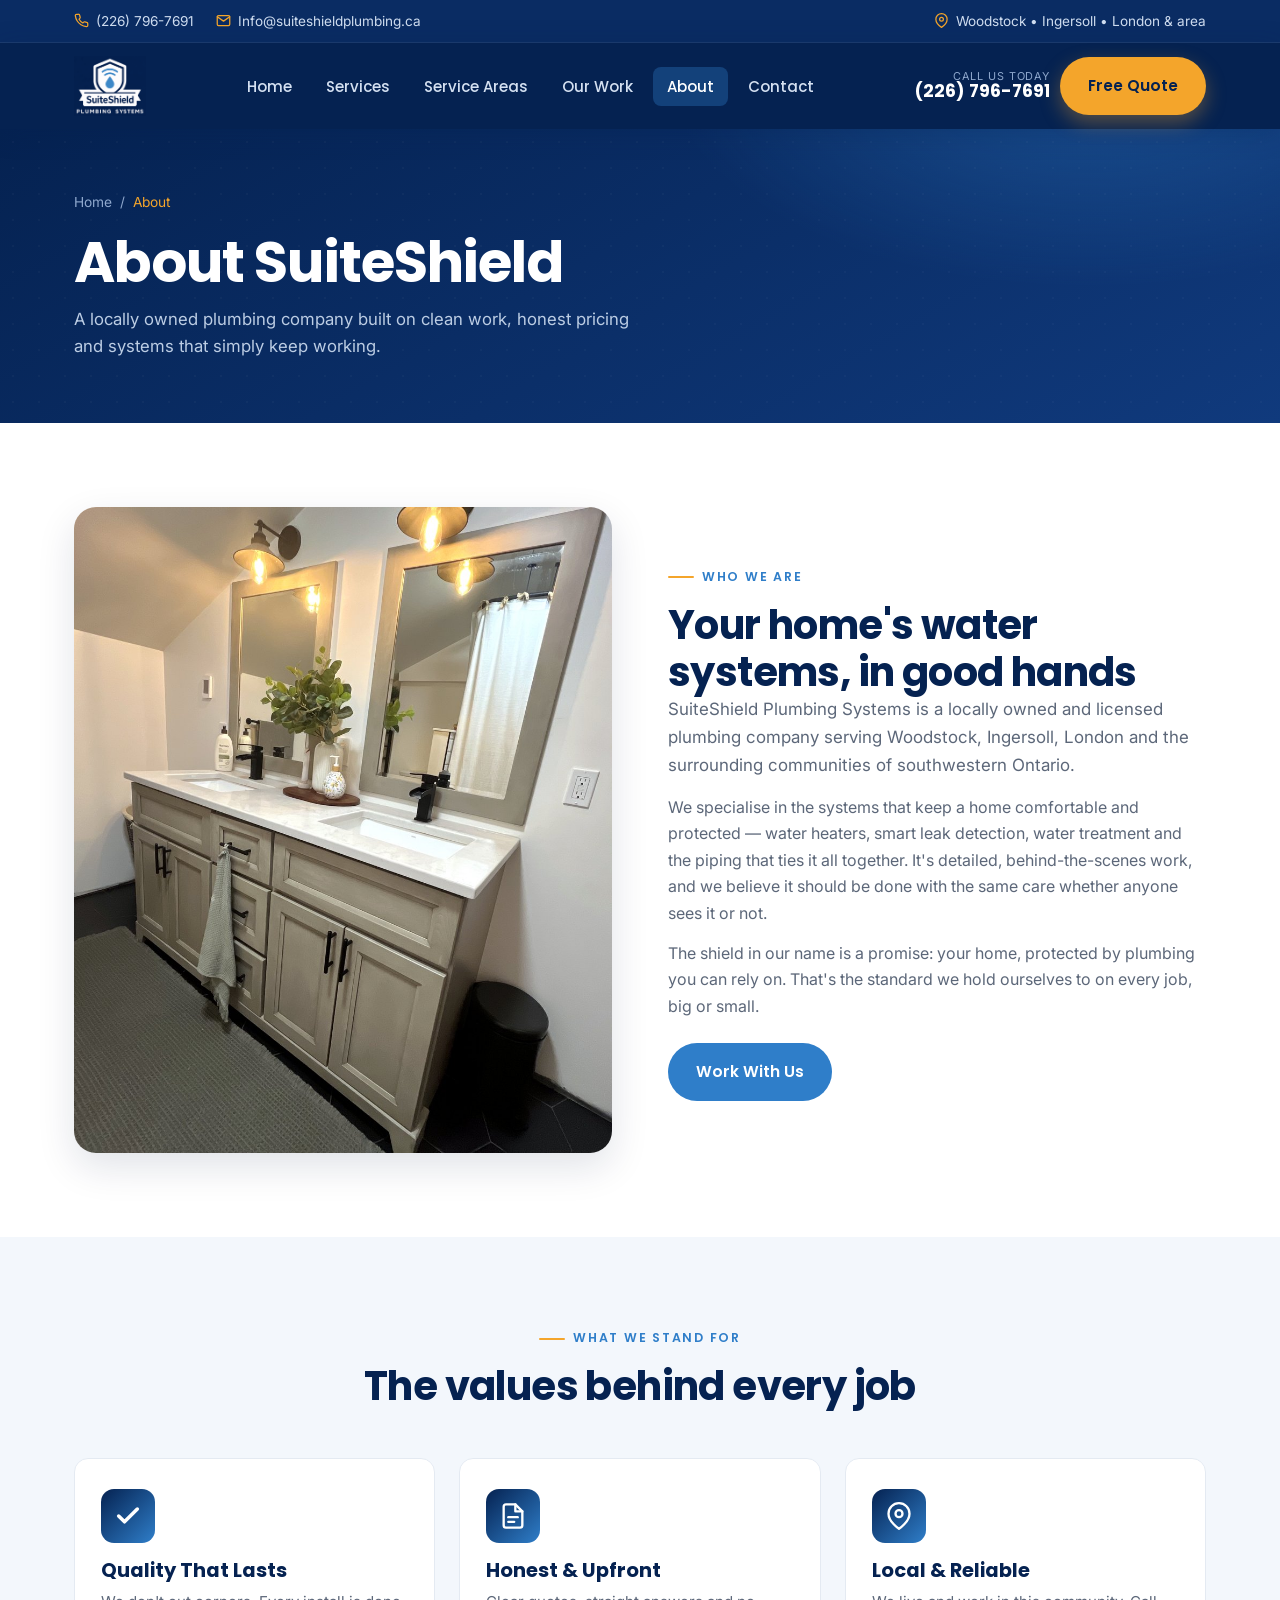
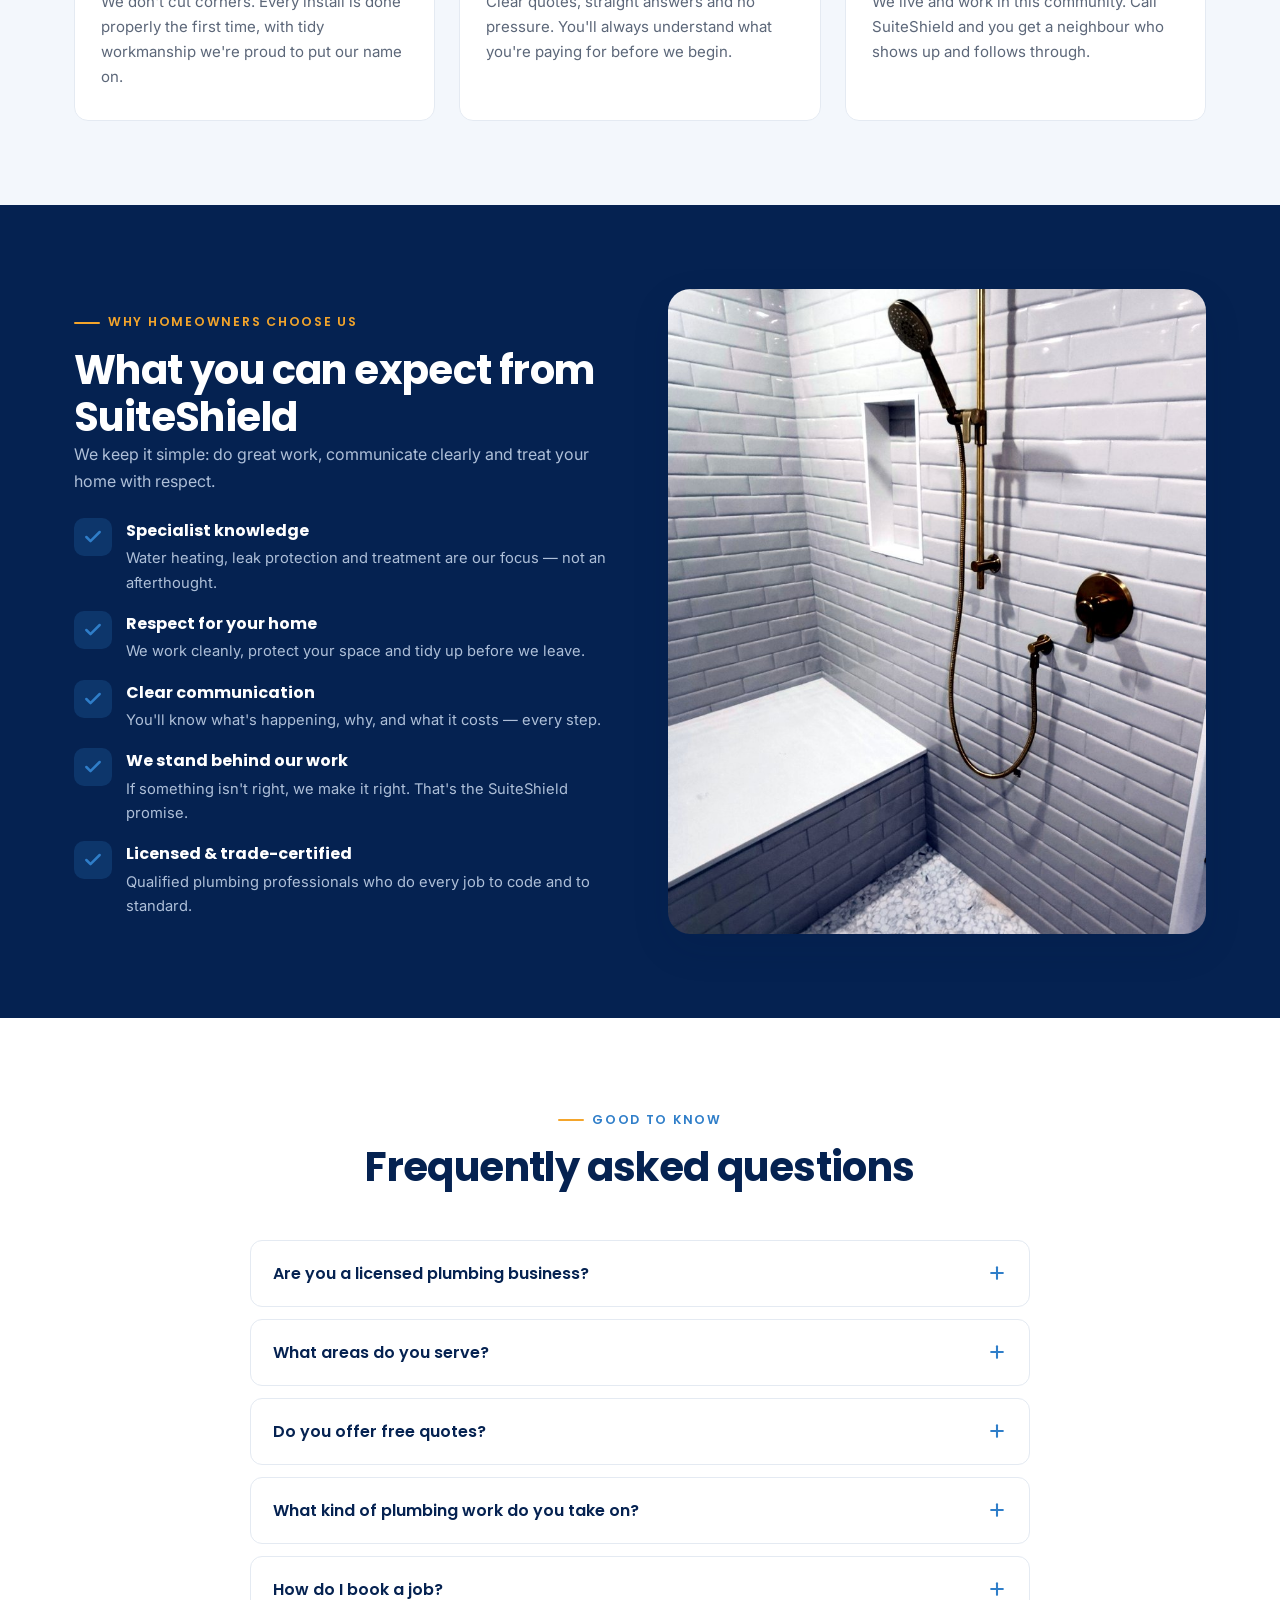
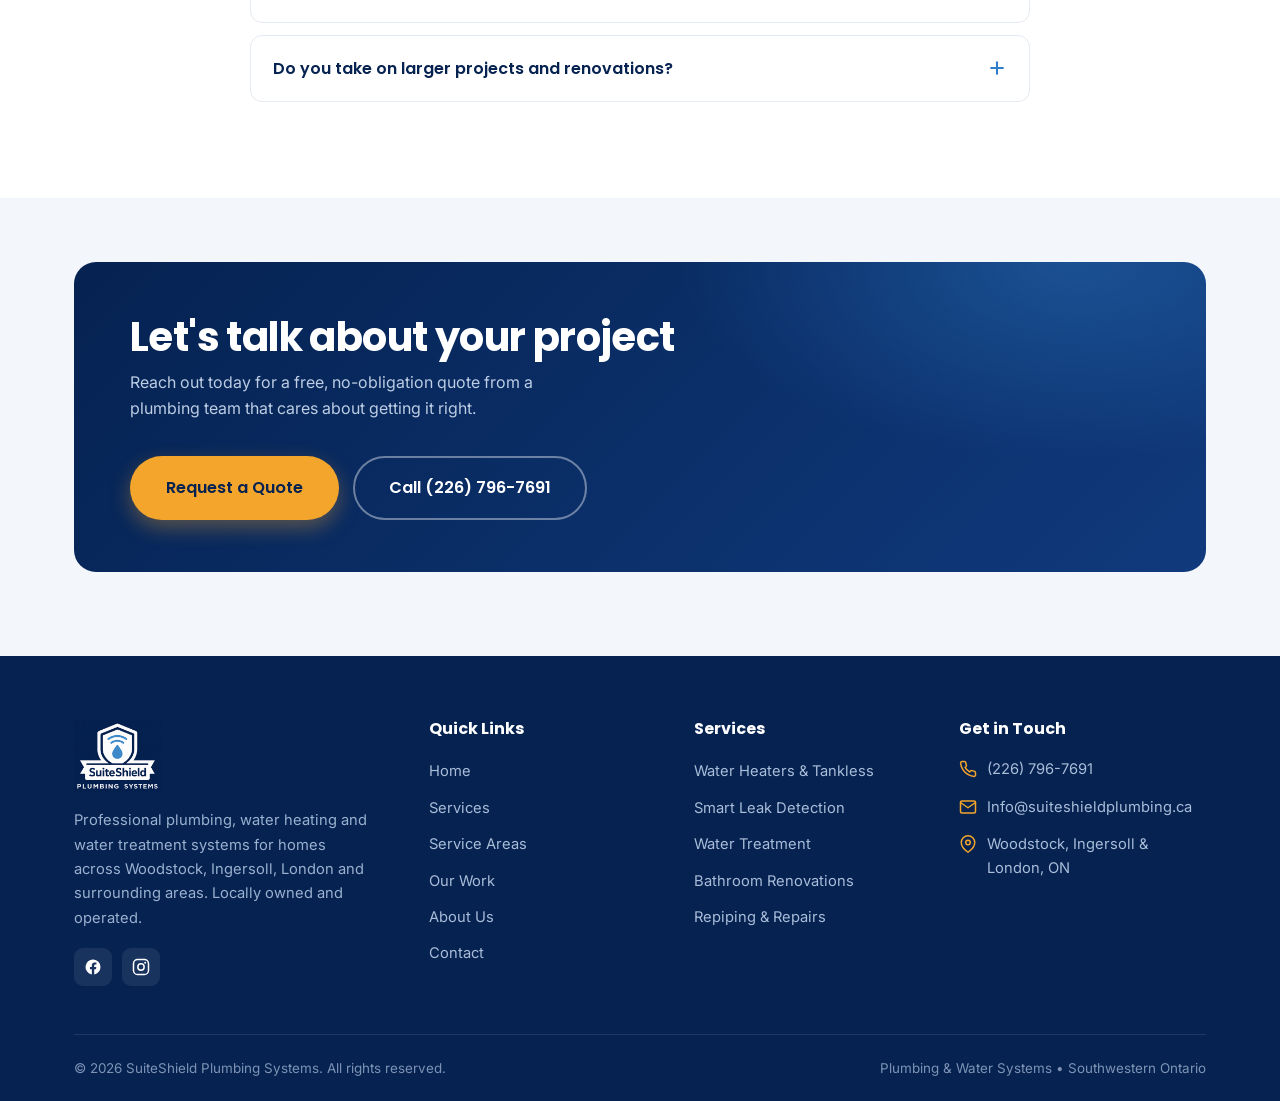
<file: about.html>
<!DOCTYPE html>
<html lang="en">
<head>
<meta charset="UTF-8">
<meta name="viewport" content="width=device-width, initial-scale=1">
<title>About Us | SuiteShield Plumbing Systems — Woodstock, Ingersoll &amp; London</title>
<meta name="description" content="SuiteShield Plumbing Systems is a locally owned plumbing company serving Woodstock, Ingersoll and London, ON — specialists in water heaters, smart leak detection, water treatment and renovations.">
<link rel="canonical" href="https://suiteshieldplumbing.ca/about.html">
  <meta property="og:site_name" content="SuiteShield Plumbing Systems">
<link rel="icon" type="image/png" href="assets/images/favicon.png">
<link rel="preconnect" href="https://fonts.googleapis.com">
<link rel="preconnect" href="https://fonts.gstatic.com" crossorigin>
<link href="https://fonts.googleapis.com/css2?family=Poppins:wght@500;600;700;800&family=Inter:wght@400;500;600&display=swap" rel="stylesheet">
<link rel="stylesheet" href="styles.css">
<noscript><style>.reveal{opacity:1;transform:none}</style></noscript>
</head>
<body>

<header>
  <div class="topbar">
    <div class="wrap">
      <div class="topbar-group">
        <a href="tel:+12267967691"><svg viewBox="0 0 24 24" fill="none" stroke="currentColor" stroke-width="2" stroke-linecap="round" stroke-linejoin="round"><path d="M22 16.92v3a2 2 0 0 1-2.18 2 19.79 19.79 0 0 1-8.63-3.07 19.5 19.5 0 0 1-6-6 19.79 19.79 0 0 1-3.07-8.67A2 2 0 0 1 4.11 2h3a2 2 0 0 1 2 1.72c.13.96.36 1.9.7 2.81a2 2 0 0 1-.45 2.11L8.09 9.91a16 16 0 0 0 6 6l1.27-1.27a2 2 0 0 1 2.11-.45c.91.34 1.85.57 2.81.7A2 2 0 0 1 22 16.92z"/></svg>(226) 796-7691</a>
        <a href="mailto:Info@suiteshieldplumbing.ca"><svg viewBox="0 0 24 24" fill="none" stroke="currentColor" stroke-width="2" stroke-linecap="round" stroke-linejoin="round"><rect x="2" y="4" width="20" height="16" rx="2"/><path d="m22 6-10 7L2 6"/></svg>Info@suiteshieldplumbing.ca</a>
      </div>
      <div class="topbar-group">
        <a href="service-areas.html"><svg viewBox="0 0 24 24" fill="none" stroke="currentColor" stroke-width="2" stroke-linecap="round" stroke-linejoin="round"><path d="M21 10c0 7-9 13-9 13s-9-6-9-13a9 9 0 0 1 18 0z"/><circle cx="12" cy="10" r="3"/></svg>Woodstock &bull; Ingersoll &bull; London &amp; area</a>
      </div>
    </div>
  </div>
  <div class="site-header">
    <div class="wrap">
      <nav class="nav">
        <a class="brand" href="index.html"><img src="assets/images/logo.png" alt="SuiteShield Plumbing Systems"></a>
        <ul class="nav-links">
          <li><a href="index.html">Home</a></li>
          <li><a href="services.html">Services</a></li>
          <li><a href="service-areas.html">Service Areas</a></li>
          <li><a href="gallery.html">Our Work</a></li>
          <li><a href="about.html" class="active">About</a></li>
          <li><a href="contact.html">Contact</a></li>
        </ul>
        <div class="nav-cta">
          <a class="nav-phone" href="tel:+12267967691"><span>Call us today</span><strong>(226) 796-7691</strong></a>
          <a class="btn btn-primary" href="contact.html">Free Quote</a>
          <button class="burger" aria-label="Open menu"><span></span><span></span><span></span></button>
        </div>
      </nav>
    </div>
  </div>
</header>

<section class="page-hero">
  <div class="wrap">
    <div class="crumb"><a href="index.html">Home</a> &nbsp;/&nbsp; <span>About</span></div>
    <h1>About SuiteShield</h1>
    <p>A locally owned plumbing company built on clean work, honest pricing and systems that simply keep working.</p>
  </div>
</section>

<section class="section">
  <div class="wrap">
    <div class="split">
      <div class="split-media reveal">
        <img src="assets/images/baribeau-bathroom.jpg" alt="Finished double-vanity bathroom renovation by SuiteShield Plumbing Systems">
      </div>
      <div class="reveal">
        <span class="eyebrow">Who We Are</span>
        <h2>Your home's water systems, in good hands</h2>
        <p class="lead">SuiteShield Plumbing Systems is a locally owned and licensed plumbing company serving Woodstock, Ingersoll, London and the surrounding communities of southwestern Ontario.</p>
        <p style="margin-top:14px">We specialise in the systems that keep a home comfortable and protected — water heaters, smart leak detection, water treatment and the piping that ties it all together. It's detailed, behind-the-scenes work, and we believe it should be done with the same care whether anyone sees it or not.</p>
        <p style="margin-top:14px">The shield in our name is a promise: your home, protected by plumbing you can rely on. That's the standard we hold ourselves to on every job, big or small.</p>
        <p style="margin-top:24px"><a class="btn btn-blue" href="contact.html">Work With Us</a></p>
      </div>
    </div>
  </div>
</section>

<section class="section section-soft">
  <div class="wrap">
    <div class="sec-head center reveal">
      <span class="eyebrow">What We Stand For</span>
      <h2>The values behind every job</h2>
    </div>
    <div class="values">
      <div class="value reveal">
        <div class="ic"><svg viewBox="0 0 24 24" fill="none" stroke="currentColor" stroke-width="3" stroke-linecap="round" stroke-linejoin="round"><polyline points="20 6 9 17 4 12"/></svg></div>
        <h3>Quality That Lasts</h3>
        <p>We don't cut corners. Every install is done properly the first time, with tidy workmanship we're proud to put our name on.</p>
      </div>
      <div class="value reveal">
        <div class="ic"><svg viewBox="0 0 24 24" fill="none" stroke="currentColor" stroke-width="2" stroke-linecap="round" stroke-linejoin="round"><path d="M14 2H6a2 2 0 0 0-2 2v16a2 2 0 0 0 2 2h12a2 2 0 0 0 2-2V8z"/><polyline points="14 2 14 8 20 8"/><line x1="8" y1="13" x2="16" y2="13"/><line x1="8" y1="17" x2="13" y2="17"/></svg></div>
        <h3>Honest &amp; Upfront</h3>
        <p>Clear quotes, straight answers and no pressure. You'll always understand what you're paying for before we begin.</p>
      </div>
      <div class="value reveal">
        <div class="ic"><svg viewBox="0 0 24 24" fill="none" stroke="currentColor" stroke-width="2" stroke-linecap="round" stroke-linejoin="round"><path d="M21 10c0 7-9 13-9 13s-9-6-9-13a9 9 0 0 1 18 0z"/><circle cx="12" cy="10" r="3"/></svg></div>
        <h3>Local &amp; Reliable</h3>
        <p>We live and work in this community. Call SuiteShield and you get a neighbour who shows up and follows through.</p>
      </div>
    </div>
  </div>
</section>

<section class="section section-navy">
  <div class="wrap">
    <div class="split">
      <div class="reveal">
        <span class="eyebrow">Why Homeowners Choose Us</span>
        <h2>What you can expect from SuiteShield</h2>
        <p>We keep it simple: do great work, communicate clearly and treat your home with respect.</p>
        <ul class="feat-list">
          <li>
            <div class="ic"><svg viewBox="0 0 24 24" fill="none" stroke="currentColor" stroke-width="3" stroke-linecap="round" stroke-linejoin="round"><polyline points="20 6 9 17 4 12"/></svg></div>
            <div><strong>Specialist knowledge</strong><p>Water heating, leak protection and treatment are our focus — not an afterthought.</p></div>
          </li>
          <li>
            <div class="ic"><svg viewBox="0 0 24 24" fill="none" stroke="currentColor" stroke-width="3" stroke-linecap="round" stroke-linejoin="round"><polyline points="20 6 9 17 4 12"/></svg></div>
            <div><strong>Respect for your home</strong><p>We work cleanly, protect your space and tidy up before we leave.</p></div>
          </li>
          <li>
            <div class="ic"><svg viewBox="0 0 24 24" fill="none" stroke="currentColor" stroke-width="3" stroke-linecap="round" stroke-linejoin="round"><polyline points="20 6 9 17 4 12"/></svg></div>
            <div><strong>Clear communication</strong><p>You'll know what's happening, why, and what it costs — every step.</p></div>
          </li>
          <li>
            <div class="ic"><svg viewBox="0 0 24 24" fill="none" stroke="currentColor" stroke-width="3" stroke-linecap="round" stroke-linejoin="round"><polyline points="20 6 9 17 4 12"/></svg></div>
            <div><strong>We stand behind our work</strong><p>If something isn't right, we make it right. That's the SuiteShield promise.</p></div>
          </li>
          <li>
            <div class="ic"><svg viewBox="0 0 24 24" fill="none" stroke="currentColor" stroke-width="3" stroke-linecap="round" stroke-linejoin="round"><polyline points="20 6 9 17 4 12"/></svg></div>
            <div><strong>Licensed &amp; trade-certified</strong><p>Qualified plumbing professionals who do every job to code and to standard.</p></div>
          </li>
        </ul>
      </div>
      <div class="split-media reveal">
        <img src="assets/images/bathroom-shower.jpg" alt="Finished walk-in shower with brushed-gold fixtures by SuiteShield Plumbing Systems">
      </div>
    </div>
  </div>
</section>

<section class="section">
  <div class="wrap">
    <div class="sec-head center reveal">
      <span class="eyebrow">Good To Know</span>
      <h2>Frequently asked questions</h2>
    </div>
    <div class="faq">
      <div class="faq-item">
        <button class="faq-q">Are you a licensed plumbing business? <svg viewBox="0 0 24 24" fill="none" stroke="currentColor" stroke-width="2.5" stroke-linecap="round" stroke-linejoin="round"><line x1="12" y1="5" x2="12" y2="19"/><line x1="5" y1="12" x2="19" y2="12"/></svg></button>
        <div class="faq-a"><p>Yes. SuiteShield Plumbing Systems is a licensed plumbing business, so your project is handled by qualified, trade-certified professionals who do the work to code.</p></div>
      </div>
      <div class="faq-item">
        <button class="faq-q">What areas do you serve? <svg viewBox="0 0 24 24" fill="none" stroke="currentColor" stroke-width="2.5" stroke-linecap="round" stroke-linejoin="round"><line x1="12" y1="5" x2="12" y2="19"/><line x1="5" y1="12" x2="19" y2="12"/></svg></button>
        <div class="faq-a"><p>We serve Woodstock, Ingersoll, London and many surrounding communities across Oxford County and southwestern Ontario. Not sure if you're in our area? Just give us a call — we'll let you know.</p></div>
      </div>
      <div class="faq-item">
        <button class="faq-q">Do you offer free quotes? <svg viewBox="0 0 24 24" fill="none" stroke="currentColor" stroke-width="2.5" stroke-linecap="round" stroke-linejoin="round"><line x1="12" y1="5" x2="12" y2="19"/><line x1="5" y1="12" x2="19" y2="12"/></svg></button>
        <div class="faq-a"><p>Yes. We provide free, no-obligation quotes so you can make an informed decision with no pressure. Reach out by phone or through our contact form to get started.</p></div>
      </div>
      <div class="faq-item">
        <button class="faq-q">What kind of plumbing work do you take on? <svg viewBox="0 0 24 24" fill="none" stroke="currentColor" stroke-width="2.5" stroke-linecap="round" stroke-linejoin="round"><line x1="12" y1="5" x2="12" y2="19"/><line x1="5" y1="12" x2="19" y2="12"/></svg></button>
        <div class="faq-a"><p>We handle water heater and tankless installs, smart water leak detection, water treatment and filtration, repiping and copper work, bathroom renovations, and general plumbing repairs. If it involves plumbing or water systems, ask us — there's a good chance we can help.</p></div>
      </div>
      <div class="faq-item">
        <button class="faq-q">How do I book a job? <svg viewBox="0 0 24 24" fill="none" stroke="currentColor" stroke-width="2.5" stroke-linecap="round" stroke-linejoin="round"><line x1="12" y1="5" x2="12" y2="19"/><line x1="5" y1="12" x2="19" y2="12"/></svg></button>
        <div class="faq-a"><p>The easiest way is to call or text us at (226) 796-7691, or fill out the form on our contact page with a few details. We'll get back to you to talk through the work and arrange a time.</p></div>
      </div>
      <div class="faq-item">
        <button class="faq-q">Do you take on larger projects and renovations? <svg viewBox="0 0 24 24" fill="none" stroke="currentColor" stroke-width="2.5" stroke-linecap="round" stroke-linejoin="round"><line x1="12" y1="5" x2="12" y2="19"/><line x1="5" y1="12" x2="19" y2="12"/></svg></button>
        <div class="faq-a"><p>Absolutely. From full mechanical room builds to bathroom renovations and whole-home repiping, we're set up for projects of all sizes. Tell us what you have in mind and we'll scope it out with you.</p></div>
      </div>
    </div>
  </div>
</section>

<section class="section section-soft" style="padding-top:0">
  <div class="wrap" style="padding-top:64px">
    <div class="cta-band reveal">
      <div>
        <h2>Let's talk about your project</h2>
        <p>Reach out today for a free, no-obligation quote from a plumbing team that cares about getting it right.</p>
      </div>
      <div class="actions">
        <a class="btn btn-primary btn-lg" href="contact.html">Request a Quote</a>
        <a class="btn btn-ghost btn-lg" href="tel:+12267967691">Call (226) 796-7691</a>
      </div>
    </div>
  </div>
</section>

<footer class="site-footer">
  <div class="wrap">
    <div class="foot-grid">
      <div class="foot-brand">
        <img src="assets/images/logo.png" alt="SuiteShield Plumbing Systems">
        <p>Professional plumbing, water heating and water treatment systems for homes across Woodstock, Ingersoll, London and surrounding areas. Locally owned and operated.</p>
        <div class="foot-social">
          <a href="https://www.facebook.com/suiteshieldplumbing" target="_blank" rel="noopener" aria-label="SuiteShield Plumbing Systems on Facebook"><svg viewBox="0 0 24 24" fill="currentColor"><path d="M22 12a10 10 0 1 0-11.56 9.88v-6.99H7.9V12h2.54V9.8c0-2.5 1.49-3.89 3.78-3.89.76 0 1.56.07 2.31.2v2.46h-1.26c-1.24 0-1.63.77-1.63 1.56V12h2.78l-.44 2.89h-2.34v6.99A10 10 0 0 0 22 12z"/></svg></a>
          <a href="https://www.instagram.com/suiteshieldplumbing" target="_blank" rel="noopener" aria-label="SuiteShield Plumbing Systems on Instagram"><svg viewBox="0 0 24 24" fill="none" stroke="currentColor" stroke-width="2"><rect x="2" y="2" width="20" height="20" rx="5.5"/><circle cx="12" cy="12" r="4.2"/><circle cx="17.6" cy="6.4" r="1.3" fill="currentColor" stroke="none"/></svg></a>
        </div>
      </div>
      <div>
        <h4>Quick Links</h4>
        <ul class="foot-links">
          <li><a href="index.html">Home</a></li>
          <li><a href="services.html">Services</a></li>
          <li><a href="service-areas.html">Service Areas</a></li>
          <li><a href="gallery.html">Our Work</a></li>
          <li><a href="about.html">About Us</a></li>
          <li><a href="contact.html">Contact</a></li>
        </ul>
      </div>
      <div>
        <h4>Services</h4>
        <ul class="foot-links">
          <li><a href="services.html#water-heaters">Water Heaters &amp; Tankless</a></li>
          <li><a href="services.html#leak-detection">Smart Leak Detection</a></li>
          <li><a href="services.html#water-treatment">Water Treatment</a></li>
          <li><a href="services.html#bathroom">Bathroom Renovations</a></li>
          <li><a href="services.html#repiping">Repiping &amp; Repairs</a></li>
        </ul>
      </div>
      <div>
        <h4>Get in Touch</h4>
        <ul class="foot-contact">
          <li><svg viewBox="0 0 24 24" fill="none" stroke="currentColor" stroke-width="2" stroke-linecap="round" stroke-linejoin="round"><path d="M22 16.92v3a2 2 0 0 1-2.18 2 19.79 19.79 0 0 1-8.63-3.07 19.5 19.5 0 0 1-6-6 19.79 19.79 0 0 1-3.07-8.67A2 2 0 0 1 4.11 2h3a2 2 0 0 1 2 1.72c.13.96.36 1.9.7 2.81a2 2 0 0 1-.45 2.11L8.09 9.91a16 16 0 0 0 6 6l1.27-1.27a2 2 0 0 1 2.11-.45c.91.34 1.85.57 2.81.7A2 2 0 0 1 22 16.92z"/></svg><a href="tel:+12267967691">(226) 796-7691</a></li>
          <li><svg viewBox="0 0 24 24" fill="none" stroke="currentColor" stroke-width="2" stroke-linecap="round" stroke-linejoin="round"><rect x="2" y="4" width="20" height="16" rx="2"/><path d="m22 6-10 7L2 6"/></svg><a href="mailto:Info@suiteshieldplumbing.ca">Info@suiteshieldplumbing.ca</a></li>
          <li><svg viewBox="0 0 24 24" fill="none" stroke="currentColor" stroke-width="2" stroke-linecap="round" stroke-linejoin="round"><path d="M21 10c0 7-9 13-9 13s-9-6-9-13a9 9 0 0 1 18 0z"/><circle cx="12" cy="10" r="3"/></svg><span>Woodstock, Ingersoll &amp; London, ON</span></li>
        </ul>
      </div>
    </div>
    <div class="foot-bottom">
      <span>&copy; <span id="year"></span> SuiteShield Plumbing Systems. All rights reserved.</span>
      <span>Plumbing &amp; Water Systems &bull; Southwestern Ontario</span>
    </div>
  </div>
</footer>

<a class="sticky-call" href="tel:+12267967691" aria-label="Call SuiteShield Plumbing Systems at 226-796-7691">
  <span class="pulse"></span>
  <svg viewBox="0 0 24 24" fill="none" stroke="currentColor" stroke-width="2.2" stroke-linecap="round" stroke-linejoin="round"><path d="M22 16.92v3a2 2 0 0 1-2.18 2 19.79 19.79 0 0 1-8.63-3.07 19.5 19.5 0 0 1-6-6 19.79 19.79 0 0 1-3.07-8.67A2 2 0 0 1 4.11 2h3a2 2 0 0 1 2 1.72c.13.96.36 1.9.7 2.81a2 2 0 0 1-.45 2.11L8.09 9.91a16 16 0 0 0 6 6l1.27-1.27a2 2 0 0 1 2.11-.45c.91.34 1.85.57 2.81.7A2 2 0 0 1 22 16.92z"/></svg>
  Call Now
</a>
<script src="script.js"></script>
</body>
</html>
</file>
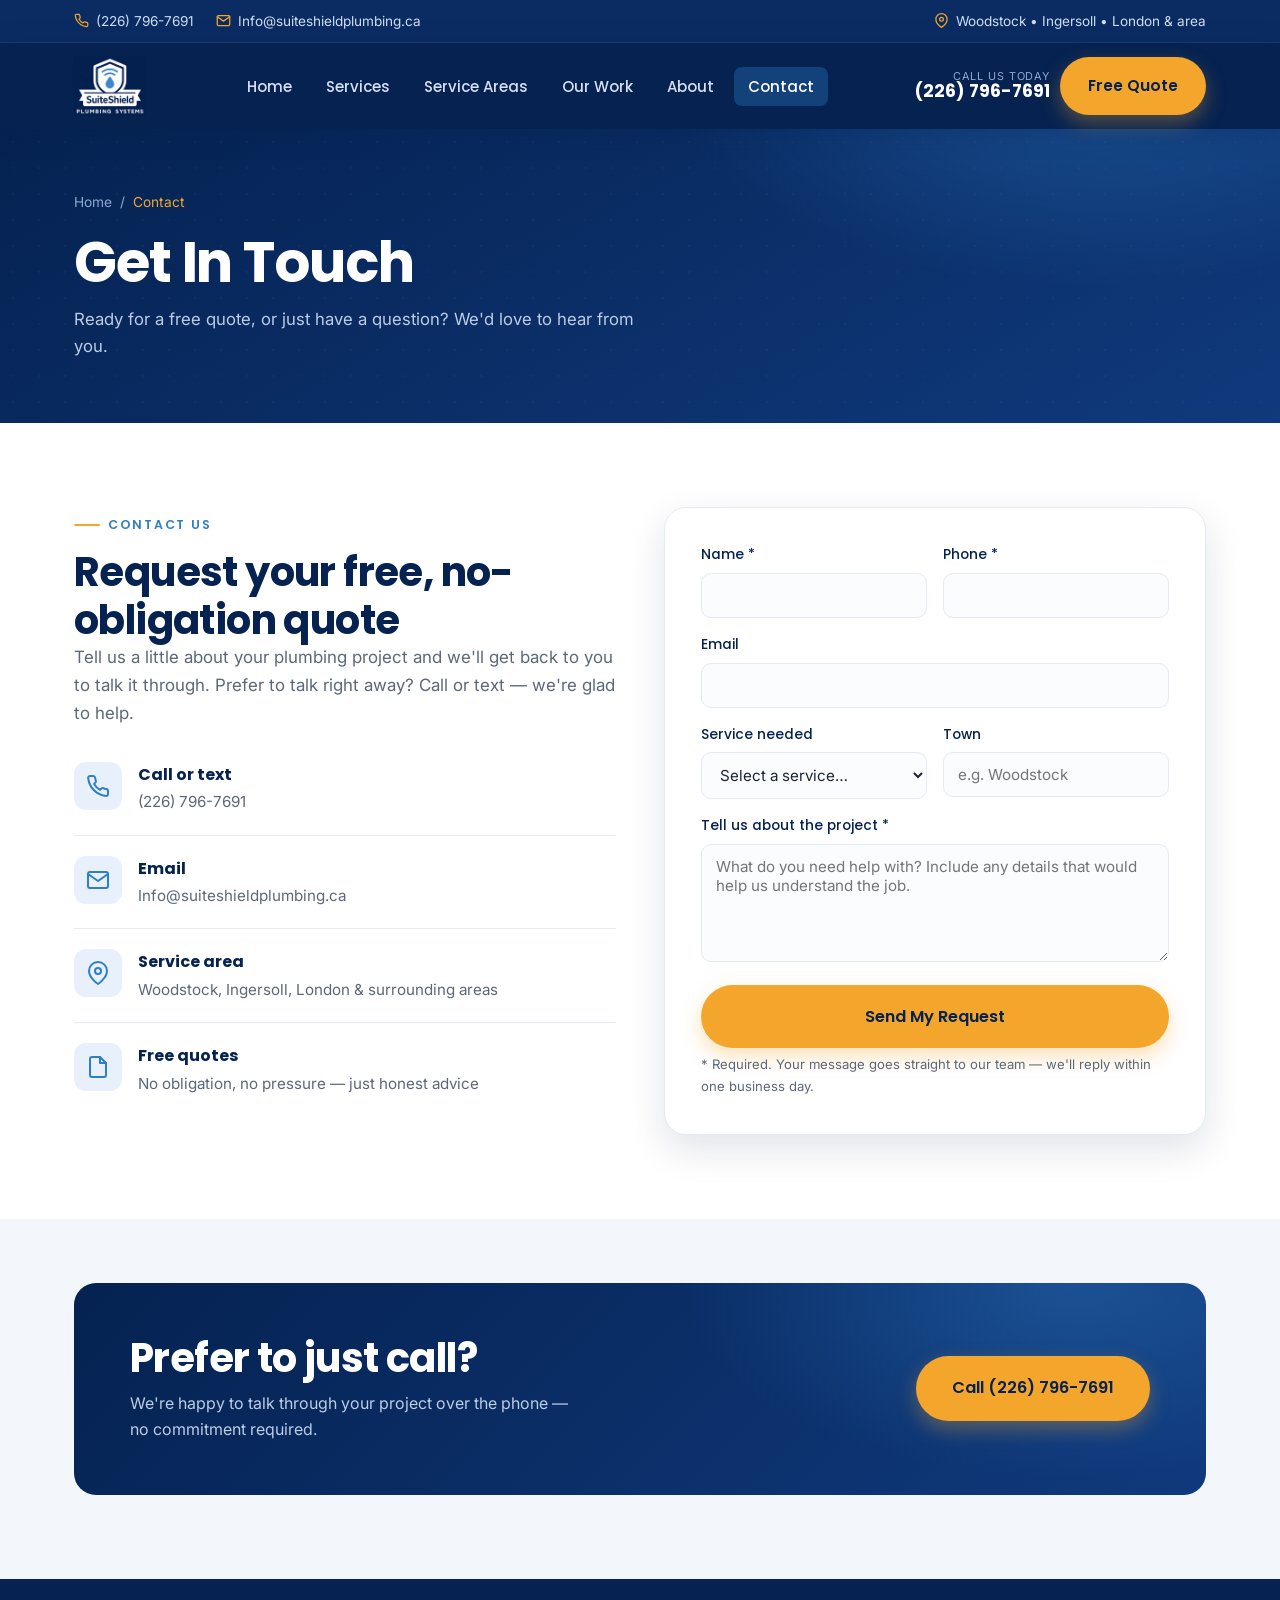
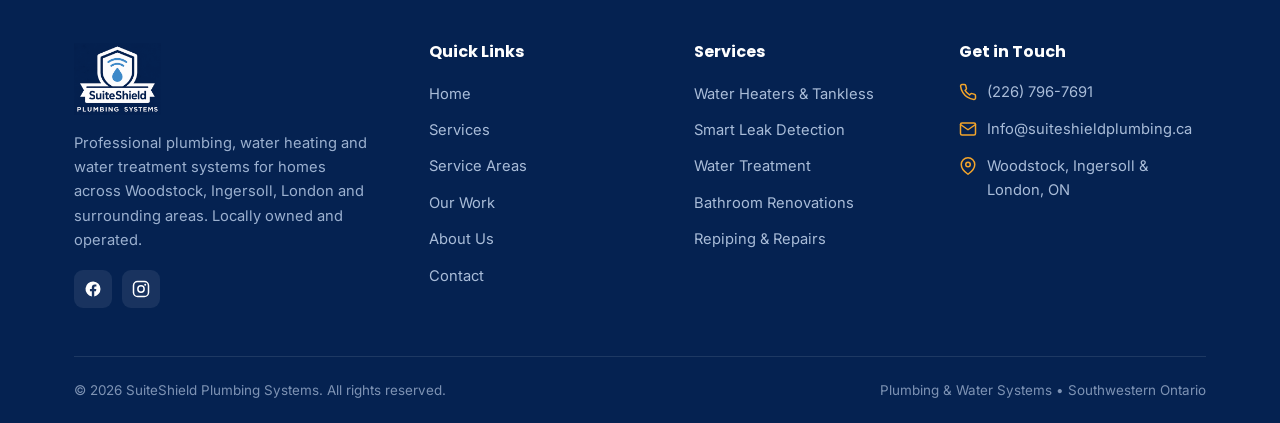
<file: contact.html>
<!DOCTYPE html>
<html lang="en">
<head>
<meta charset="UTF-8">
<meta name="viewport" content="width=device-width, initial-scale=1">
<title>Contact &amp; Free Quote | SuiteShield Plumbing Systems — (226) 796-7691</title>
<meta name="description" content="Contact SuiteShield Plumbing Systems for a free plumbing quote in Woodstock, Ingersoll, London and area. Call (226) 796-7691 or send us a message.">
<link rel="canonical" href="https://suiteshieldplumbing.ca/contact.html">
  <meta property="og:site_name" content="SuiteShield Plumbing Systems">
<link rel="icon" type="image/png" href="assets/images/favicon.png">
<link rel="preconnect" href="https://fonts.googleapis.com">
<link rel="preconnect" href="https://fonts.gstatic.com" crossorigin>
<link href="https://fonts.googleapis.com/css2?family=Poppins:wght@500;600;700;800&family=Inter:wght@400;500;600&display=swap" rel="stylesheet">
<link rel="stylesheet" href="styles.css">
<noscript><style>.reveal{opacity:1;transform:none}</style></noscript>
</head>
<body>

<header>
  <div class="topbar">
    <div class="wrap">
      <div class="topbar-group">
        <a href="tel:+12267967691"><svg viewBox="0 0 24 24" fill="none" stroke="currentColor" stroke-width="2" stroke-linecap="round" stroke-linejoin="round"><path d="M22 16.92v3a2 2 0 0 1-2.18 2 19.79 19.79 0 0 1-8.63-3.07 19.5 19.5 0 0 1-6-6 19.79 19.79 0 0 1-3.07-8.67A2 2 0 0 1 4.11 2h3a2 2 0 0 1 2 1.72c.13.96.36 1.9.7 2.81a2 2 0 0 1-.45 2.11L8.09 9.91a16 16 0 0 0 6 6l1.27-1.27a2 2 0 0 1 2.11-.45c.91.34 1.85.57 2.81.7A2 2 0 0 1 22 16.92z"/></svg>(226) 796-7691</a>
        <a href="mailto:Info@suiteshieldplumbing.ca"><svg viewBox="0 0 24 24" fill="none" stroke="currentColor" stroke-width="2" stroke-linecap="round" stroke-linejoin="round"><rect x="2" y="4" width="20" height="16" rx="2"/><path d="m22 6-10 7L2 6"/></svg>Info@suiteshieldplumbing.ca</a>
      </div>
      <div class="topbar-group">
        <a href="service-areas.html"><svg viewBox="0 0 24 24" fill="none" stroke="currentColor" stroke-width="2" stroke-linecap="round" stroke-linejoin="round"><path d="M21 10c0 7-9 13-9 13s-9-6-9-13a9 9 0 0 1 18 0z"/><circle cx="12" cy="10" r="3"/></svg>Woodstock &bull; Ingersoll &bull; London &amp; area</a>
      </div>
    </div>
  </div>
  <div class="site-header">
    <div class="wrap">
      <nav class="nav">
        <a class="brand" href="index.html"><img src="assets/images/logo.png" alt="SuiteShield Plumbing Systems"></a>
        <ul class="nav-links">
          <li><a href="index.html">Home</a></li>
          <li><a href="services.html">Services</a></li>
          <li><a href="service-areas.html">Service Areas</a></li>
          <li><a href="gallery.html">Our Work</a></li>
          <li><a href="about.html">About</a></li>
          <li><a href="contact.html" class="active">Contact</a></li>
        </ul>
        <div class="nav-cta">
          <a class="nav-phone" href="tel:+12267967691"><span>Call us today</span><strong>(226) 796-7691</strong></a>
          <a class="btn btn-primary" href="contact.html">Free Quote</a>
          <button class="burger" aria-label="Open menu"><span></span><span></span><span></span></button>
        </div>
      </nav>
    </div>
  </div>
</header>

<section class="page-hero">
  <div class="wrap">
    <div class="crumb"><a href="index.html">Home</a> &nbsp;/&nbsp; <span>Contact</span></div>
    <h1>Get In Touch</h1>
    <p>Ready for a free quote, or just have a question? We'd love to hear from you.</p>
  </div>
</section>

<section class="section">
  <div class="wrap">
    <div class="form-wrap">
      <div class="reveal">
        <span class="eyebrow">Contact Us</span>
        <h2>Request your free, no-obligation quote</h2>
        <p class="lead">Tell us a little about your plumbing project and we'll get back to you to talk it through. Prefer to talk right away? Call or text — we're glad to help.</p>
        <div class="contact-aside" style="margin-top:14px">
          <div class="ci">
            <div class="ic"><svg viewBox="0 0 24 24" fill="none" stroke="currentColor" stroke-width="2" stroke-linecap="round" stroke-linejoin="round"><path d="M22 16.92v3a2 2 0 0 1-2.18 2 19.79 19.79 0 0 1-8.63-3.07 19.5 19.5 0 0 1-6-6 19.79 19.79 0 0 1-3.07-8.67A2 2 0 0 1 4.11 2h3a2 2 0 0 1 2 1.72c.13.96.36 1.9.7 2.81a2 2 0 0 1-.45 2.11L8.09 9.91a16 16 0 0 0 6 6l1.27-1.27a2 2 0 0 1 2.11-.45c.91.34 1.85.57 2.81.7A2 2 0 0 1 22 16.92z"/></svg></div>
            <div><strong>Call or text</strong><a href="tel:+12267967691">(226) 796-7691</a></div>
          </div>
          <div class="ci">
            <div class="ic"><svg viewBox="0 0 24 24" fill="none" stroke="currentColor" stroke-width="2" stroke-linecap="round" stroke-linejoin="round"><rect x="2" y="4" width="20" height="16" rx="2"/><path d="m22 6-10 7L2 6"/></svg></div>
            <div><strong>Email</strong><a href="mailto:Info@suiteshieldplumbing.ca">Info@suiteshieldplumbing.ca</a></div>
          </div>
          <div class="ci">
            <div class="ic"><svg viewBox="0 0 24 24" fill="none" stroke="currentColor" stroke-width="2" stroke-linecap="round" stroke-linejoin="round"><path d="M21 10c0 7-9 13-9 13s-9-6-9-13a9 9 0 0 1 18 0z"/><circle cx="12" cy="10" r="3"/></svg></div>
            <div><strong>Service area</strong><span>Woodstock, Ingersoll, London &amp; surrounding areas</span></div>
          </div>
          <div class="ci">
            <div class="ic"><svg viewBox="0 0 24 24" fill="none" stroke="currentColor" stroke-width="2" stroke-linecap="round" stroke-linejoin="round"><path d="M14 2H6a2 2 0 0 0-2 2v16a2 2 0 0 0 2 2h12a2 2 0 0 0 2-2V8z"/><polyline points="14 2 14 8 20 8"/></svg></div>
            <div><strong>Free quotes</strong><span>No obligation, no pressure — just honest advice</span></div>
          </div>
        </div>
      </div>
      <div class="form-card reveal">
        <div class="form-ok">Thanks! Your message has been sent — we'll be in touch shortly. If it's urgent, please call us at (226) 796-7691.</div>
        <div class="form-err">Sorry, something went wrong sending that. Please call us at (226) 796-7691 or email Info@suiteshieldplumbing.ca directly.</div>

        <!-- ============================================================
             HOW THIS FORM WORKS

             Submissions are sent through Formspree, which forwards every
             message straight to Info@suiteshieldplumbing.ca. The visitor
             never has to open their email app.

             ONE-TIME SETUP (5 minutes):
             1. Go to https://formspree.io and create a free account using
                Info@suiteshieldplumbing.ca
             2. Click "New Form", name it "SuiteShield Website"
             3. Copy the form endpoint — it looks like:
                https://formspree.io/f/abcdwxyz
             4. Replace YOUR_FORMSPREE_ID below with just the ID portion
                (the "abcdwxyz" part after /f/)
             5. Save and upload. First submission asks you to confirm via
                email — that's it, you're done.

             Free plan = 50 submissions/month. If you ever outgrow it,
             the $10/month plan removes the limit and adds spam filtering.

             FALLBACK: while YOUR_FORMSPREE_ID is still in place, the form
             quietly falls back to opening the visitor's email app instead,
             so the site keeps working until Formspree is set up.
             ============================================================ -->
        <form data-quote-form action="https://formspree.io/f/xgobgrjz" method="POST">
          <div class="form-row">
            <div class="field"><label for="name">Name *</label><input type="text" id="name" name="name" required></div>
            <div class="field"><label for="phone">Phone *</label><input type="tel" id="phone" name="phone" required></div>
          </div>
          <div class="field"><label for="email">Email</label><input type="email" id="email" name="email"></div>
          <div class="form-row">
            <div class="field">
              <label for="service">Service needed</label>
              <select id="service" name="service">
                <option value="">Select a service…</option>
                <option>Water heater / tankless</option>
                <option>Smart leak detection</option>
                <option>Water treatment / filtration</option>
                <option>Bathroom renovation</option>
                <option>Repiping / copper work</option>
                <option>Repair / maintenance</option>
                <option>Other / not sure</option>
              </select>
            </div>
            <div class="field"><label for="address">Town</label><input type="text" id="address" name="address" placeholder="e.g. Woodstock"></div>
          </div>
          <div class="field"><label for="message">Tell us about the project *</label><textarea id="message" name="message" placeholder="What do you need help with? Include any details that would help us understand the job." required></textarea></div>
          <!-- Honeypot anti-spam field — bots fill it, humans don't. Formspree ignores submissions where this is filled. -->
          <input type="text" name="_gotcha" tabindex="-1" autocomplete="off" style="position:absolute;left:-9999px">
          <input type="hidden" name="_subject" value="New quote request from suiteshieldplumbing.ca">
          <button type="submit" class="btn btn-primary btn-lg" style="width:100%">Send My Request</button>
          <p class="form-note">* Required. Your message goes straight to our team — we'll reply within one business day.</p>
        </form>
      </div>
    </div>
  </div>
</section>

<section class="section section-soft" style="padding-top:0">
  <div class="wrap" style="padding-top:64px">
    <div class="cta-band reveal">
      <div>
        <h2>Prefer to just call?</h2>
        <p>We're happy to talk through your project over the phone — no commitment required.</p>
      </div>
      <div class="actions">
        <a class="btn btn-primary btn-lg" href="tel:+12267967691">Call (226) 796-7691</a>
      </div>
    </div>
  </div>
</section>

<footer class="site-footer">
  <div class="wrap">
    <div class="foot-grid">
      <div class="foot-brand">
        <img src="assets/images/logo.png" alt="SuiteShield Plumbing Systems">
        <p>Professional plumbing, water heating and water treatment systems for homes across Woodstock, Ingersoll, London and surrounding areas. Locally owned and operated.</p>
        <div class="foot-social">
          <a href="https://www.facebook.com/suiteshieldplumbing" target="_blank" rel="noopener" aria-label="SuiteShield Plumbing Systems on Facebook"><svg viewBox="0 0 24 24" fill="currentColor"><path d="M22 12a10 10 0 1 0-11.56 9.88v-6.99H7.9V12h2.54V9.8c0-2.5 1.49-3.89 3.78-3.89.76 0 1.56.07 2.31.2v2.46h-1.26c-1.24 0-1.63.77-1.63 1.56V12h2.78l-.44 2.89h-2.34v6.99A10 10 0 0 0 22 12z"/></svg></a>
          <a href="https://www.instagram.com/suiteshieldplumbing" target="_blank" rel="noopener" aria-label="SuiteShield Plumbing Systems on Instagram"><svg viewBox="0 0 24 24" fill="none" stroke="currentColor" stroke-width="2"><rect x="2" y="2" width="20" height="20" rx="5.5"/><circle cx="12" cy="12" r="4.2"/><circle cx="17.6" cy="6.4" r="1.3" fill="currentColor" stroke="none"/></svg></a>
        </div>
      </div>
      <div>
        <h4>Quick Links</h4>
        <ul class="foot-links">
          <li><a href="index.html">Home</a></li>
          <li><a href="services.html">Services</a></li>
          <li><a href="service-areas.html">Service Areas</a></li>
          <li><a href="gallery.html">Our Work</a></li>
          <li><a href="about.html">About Us</a></li>
          <li><a href="contact.html">Contact</a></li>
        </ul>
      </div>
      <div>
        <h4>Services</h4>
        <ul class="foot-links">
          <li><a href="services.html#water-heaters">Water Heaters &amp; Tankless</a></li>
          <li><a href="services.html#leak-detection">Smart Leak Detection</a></li>
          <li><a href="services.html#water-treatment">Water Treatment</a></li>
          <li><a href="services.html#bathroom">Bathroom Renovations</a></li>
          <li><a href="services.html#repiping">Repiping &amp; Repairs</a></li>
        </ul>
      </div>
      <div>
        <h4>Get in Touch</h4>
        <ul class="foot-contact">
          <li><svg viewBox="0 0 24 24" fill="none" stroke="currentColor" stroke-width="2" stroke-linecap="round" stroke-linejoin="round"><path d="M22 16.92v3a2 2 0 0 1-2.18 2 19.79 19.79 0 0 1-8.63-3.07 19.5 19.5 0 0 1-6-6 19.79 19.79 0 0 1-3.07-8.67A2 2 0 0 1 4.11 2h3a2 2 0 0 1 2 1.72c.13.96.36 1.9.7 2.81a2 2 0 0 1-.45 2.11L8.09 9.91a16 16 0 0 0 6 6l1.27-1.27a2 2 0 0 1 2.11-.45c.91.34 1.85.57 2.81.7A2 2 0 0 1 22 16.92z"/></svg><a href="tel:+12267967691">(226) 796-7691</a></li>
          <li><svg viewBox="0 0 24 24" fill="none" stroke="currentColor" stroke-width="2" stroke-linecap="round" stroke-linejoin="round"><rect x="2" y="4" width="20" height="16" rx="2"/><path d="m22 6-10 7L2 6"/></svg><a href="mailto:Info@suiteshieldplumbing.ca">Info@suiteshieldplumbing.ca</a></li>
          <li><svg viewBox="0 0 24 24" fill="none" stroke="currentColor" stroke-width="2" stroke-linecap="round" stroke-linejoin="round"><path d="M21 10c0 7-9 13-9 13s-9-6-9-13a9 9 0 0 1 18 0z"/><circle cx="12" cy="10" r="3"/></svg><span>Woodstock, Ingersoll &amp; London, ON</span></li>
        </ul>
      </div>
    </div>
    <div class="foot-bottom">
      <span>&copy; <span id="year"></span> SuiteShield Plumbing Systems. All rights reserved.</span>
      <span>Plumbing &amp; Water Systems &bull; Southwestern Ontario</span>
    </div>
  </div>
</footer>

<a class="sticky-call" href="tel:+12267967691" aria-label="Call SuiteShield Plumbing Systems at 226-796-7691">
  <span class="pulse"></span>
  <svg viewBox="0 0 24 24" fill="none" stroke="currentColor" stroke-width="2.2" stroke-linecap="round" stroke-linejoin="round"><path d="M22 16.92v3a2 2 0 0 1-2.18 2 19.79 19.79 0 0 1-8.63-3.07 19.5 19.5 0 0 1-6-6 19.79 19.79 0 0 1-3.07-8.67A2 2 0 0 1 4.11 2h3a2 2 0 0 1 2 1.72c.13.96.36 1.9.7 2.81a2 2 0 0 1-.45 2.11L8.09 9.91a16 16 0 0 0 6 6l1.27-1.27a2 2 0 0 1 2.11-.45c.91.34 1.85.57 2.81.7A2 2 0 0 1 22 16.92z"/></svg>
  Call Now
</a>
<script src="script.js"></script>
</body>
</html>
</file>
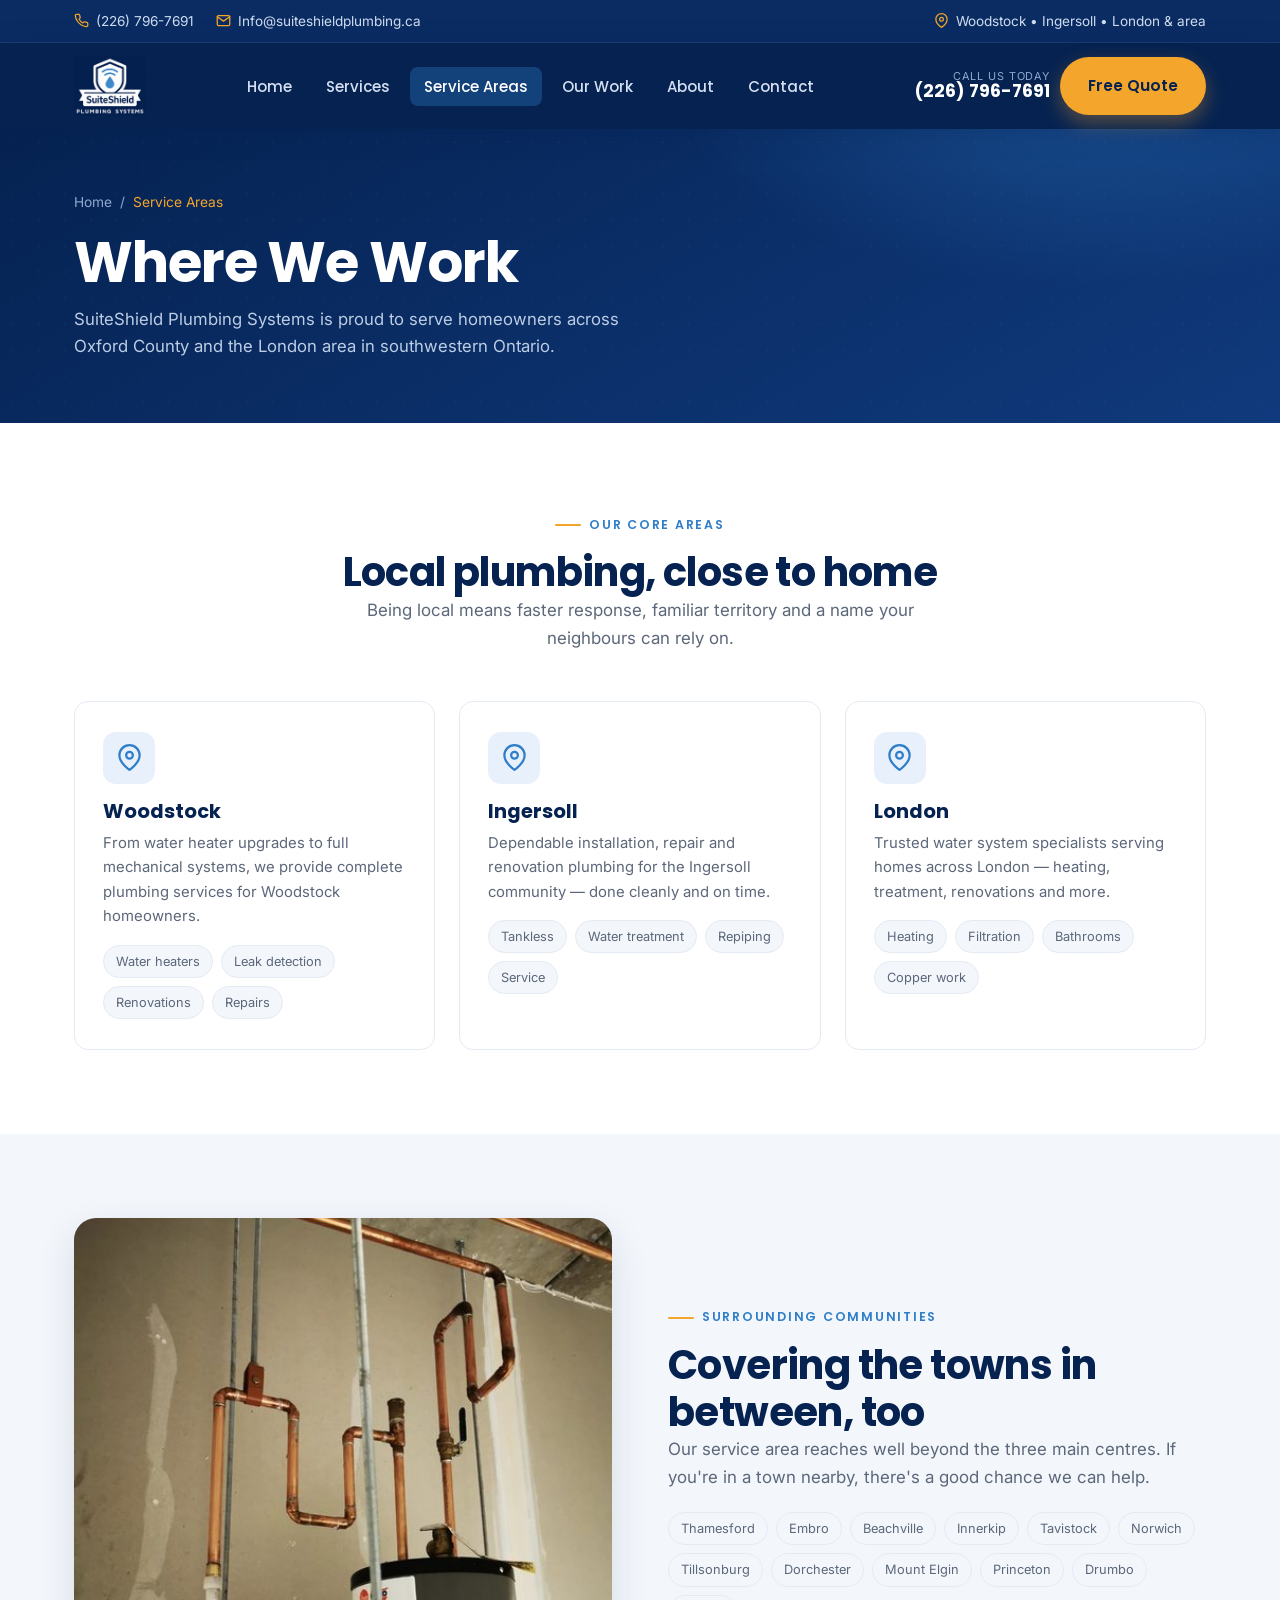
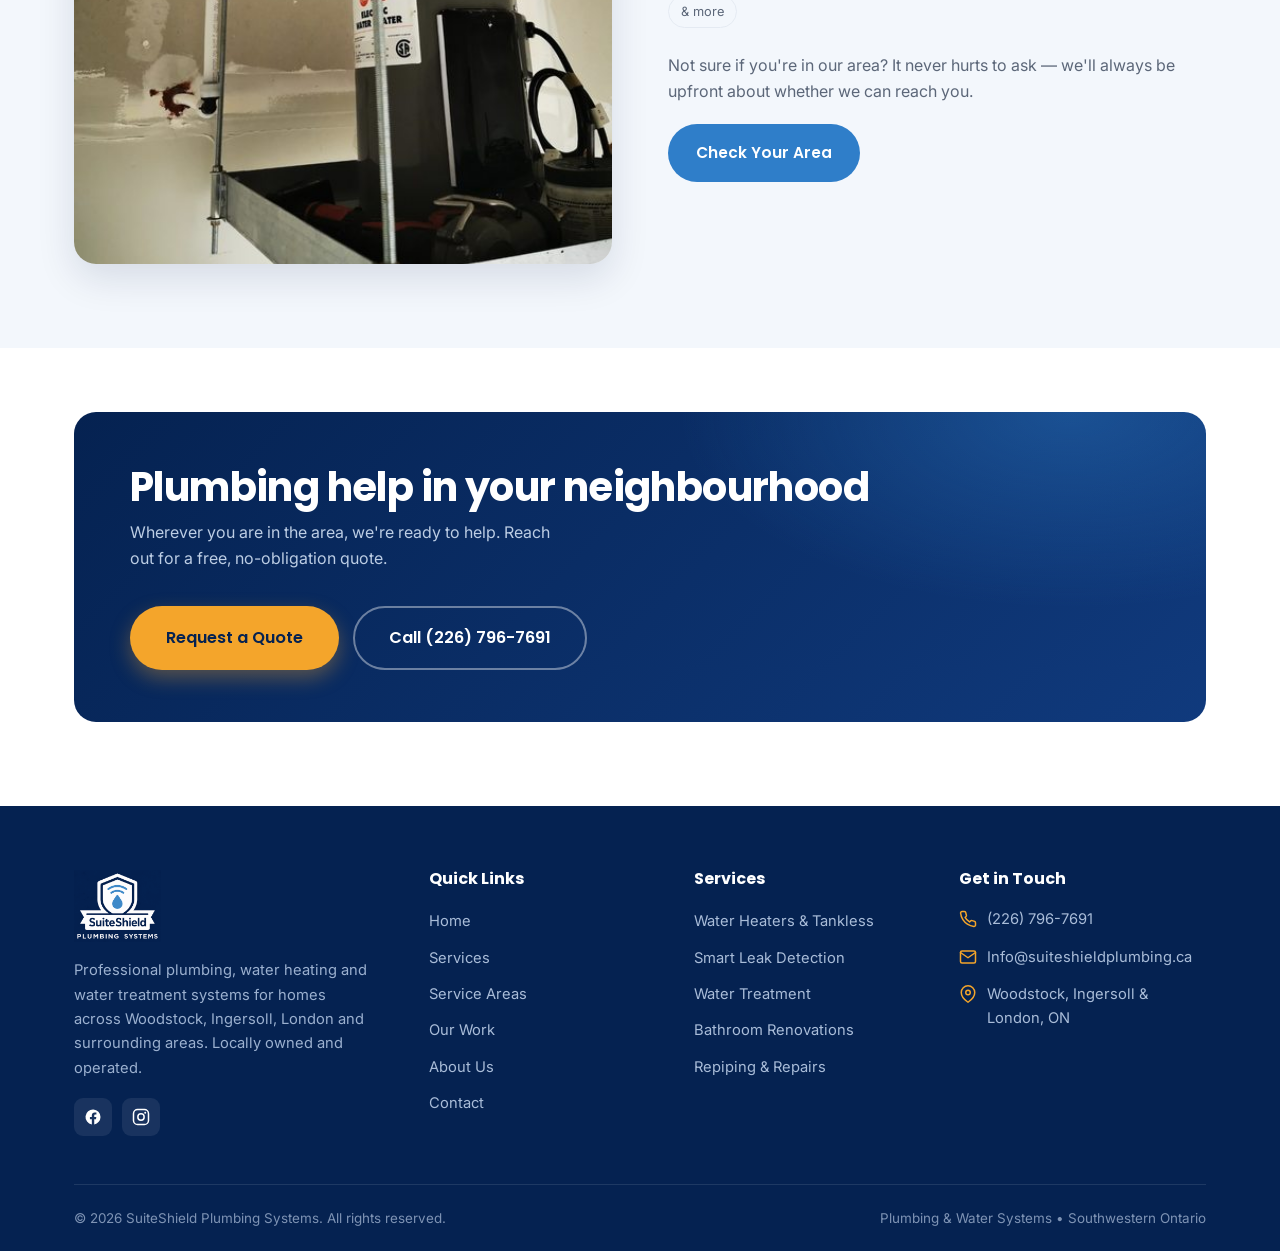
<file: service-areas.html>
<!DOCTYPE html>
<html lang="en">
<head>
<meta charset="UTF-8">
<meta name="viewport" content="width=device-width, initial-scale=1">
<title>Service Areas | Plumber in Woodstock, Ingersoll &amp; London — SuiteShield Plumbing Systems</title>
<meta name="description" content="SuiteShield Plumbing Systems serves Woodstock, Ingersoll, London and surrounding communities across Oxford County and southwestern Ontario.">
<link rel="canonical" href="https://suiteshieldplumbing.ca/service-areas.html">
  <meta property="og:site_name" content="SuiteShield Plumbing Systems">
<link rel="icon" type="image/png" href="assets/images/favicon.png">
<link rel="preconnect" href="https://fonts.googleapis.com">
<link rel="preconnect" href="https://fonts.gstatic.com" crossorigin>
<link href="https://fonts.googleapis.com/css2?family=Poppins:wght@500;600;700;800&family=Inter:wght@400;500;600&display=swap" rel="stylesheet">
<link rel="stylesheet" href="styles.css">
<noscript><style>.reveal{opacity:1;transform:none}</style></noscript>
</head>
<body>

<header>
  <div class="topbar">
    <div class="wrap">
      <div class="topbar-group">
        <a href="tel:+12267967691"><svg viewBox="0 0 24 24" fill="none" stroke="currentColor" stroke-width="2" stroke-linecap="round" stroke-linejoin="round"><path d="M22 16.92v3a2 2 0 0 1-2.18 2 19.79 19.79 0 0 1-8.63-3.07 19.5 19.5 0 0 1-6-6 19.79 19.79 0 0 1-3.07-8.67A2 2 0 0 1 4.11 2h3a2 2 0 0 1 2 1.72c.13.96.36 1.9.7 2.81a2 2 0 0 1-.45 2.11L8.09 9.91a16 16 0 0 0 6 6l1.27-1.27a2 2 0 0 1 2.11-.45c.91.34 1.85.57 2.81.7A2 2 0 0 1 22 16.92z"/></svg>(226) 796-7691</a>
        <a href="mailto:Info@suiteshieldplumbing.ca"><svg viewBox="0 0 24 24" fill="none" stroke="currentColor" stroke-width="2" stroke-linecap="round" stroke-linejoin="round"><rect x="2" y="4" width="20" height="16" rx="2"/><path d="m22 6-10 7L2 6"/></svg>Info@suiteshieldplumbing.ca</a>
      </div>
      <div class="topbar-group">
        <a href="service-areas.html"><svg viewBox="0 0 24 24" fill="none" stroke="currentColor" stroke-width="2" stroke-linecap="round" stroke-linejoin="round"><path d="M21 10c0 7-9 13-9 13s-9-6-9-13a9 9 0 0 1 18 0z"/><circle cx="12" cy="10" r="3"/></svg>Woodstock &bull; Ingersoll &bull; London &amp; area</a>
      </div>
    </div>
  </div>
  <div class="site-header">
    <div class="wrap">
      <nav class="nav">
        <a class="brand" href="index.html"><img src="assets/images/logo.png" alt="SuiteShield Plumbing Systems"></a>
        <ul class="nav-links">
          <li><a href="index.html">Home</a></li>
          <li><a href="services.html">Services</a></li>
          <li><a href="service-areas.html" class="active">Service Areas</a></li>
          <li><a href="gallery.html">Our Work</a></li>
          <li><a href="about.html">About</a></li>
          <li><a href="contact.html">Contact</a></li>
        </ul>
        <div class="nav-cta">
          <a class="nav-phone" href="tel:+12267967691"><span>Call us today</span><strong>(226) 796-7691</strong></a>
          <a class="btn btn-primary" href="contact.html">Free Quote</a>
          <button class="burger" aria-label="Open menu"><span></span><span></span><span></span></button>
        </div>
      </nav>
    </div>
  </div>
</header>

<section class="page-hero">
  <div class="wrap">
    <div class="crumb"><a href="index.html">Home</a> &nbsp;/&nbsp; <span>Service Areas</span></div>
    <h1>Where We Work</h1>
    <p>SuiteShield Plumbing Systems is proud to serve homeowners across Oxford County and the London area in southwestern Ontario.</p>
  </div>
</section>

<section class="section">
  <div class="wrap">
    <div class="sec-head center reveal">
      <span class="eyebrow">Our Core Areas</span>
      <h2>Local plumbing, close to home</h2>
      <p class="lead">Being local means faster response, familiar territory and a name your neighbours can rely on.</p>
    </div>
    <div class="area-grid">
      <div class="area-card reveal">
        <div class="pin"><svg viewBox="0 0 24 24" fill="none" stroke="currentColor" stroke-width="2" stroke-linecap="round" stroke-linejoin="round"><path d="M21 10c0 7-9 13-9 13s-9-6-9-13a9 9 0 0 1 18 0z"/><circle cx="12" cy="10" r="3"/></svg></div>
        <h3>Woodstock</h3>
        <p>From water heater upgrades to full mechanical systems, we provide complete plumbing services for Woodstock homeowners.</p>
        <div class="area-tags"><span>Water heaters</span><span>Leak detection</span><span>Renovations</span><span>Repairs</span></div>
      </div>
      <div class="area-card reveal">
        <div class="pin"><svg viewBox="0 0 24 24" fill="none" stroke="currentColor" stroke-width="2" stroke-linecap="round" stroke-linejoin="round"><path d="M21 10c0 7-9 13-9 13s-9-6-9-13a9 9 0 0 1 18 0z"/><circle cx="12" cy="10" r="3"/></svg></div>
        <h3>Ingersoll</h3>
        <p>Dependable installation, repair and renovation plumbing for the Ingersoll community — done cleanly and on time.</p>
        <div class="area-tags"><span>Tankless</span><span>Water treatment</span><span>Repiping</span><span>Service</span></div>
      </div>
      <div class="area-card reveal">
        <div class="pin"><svg viewBox="0 0 24 24" fill="none" stroke="currentColor" stroke-width="2" stroke-linecap="round" stroke-linejoin="round"><path d="M21 10c0 7-9 13-9 13s-9-6-9-13a9 9 0 0 1 18 0z"/><circle cx="12" cy="10" r="3"/></svg></div>
        <h3>London</h3>
        <p>Trusted water system specialists serving homes across London — heating, treatment, renovations and more.</p>
        <div class="area-tags"><span>Heating</span><span>Filtration</span><span>Bathrooms</span><span>Copper work</span></div>
      </div>
    </div>
  </div>
</section>

<section class="section section-soft">
  <div class="wrap">
    <div class="split">
      <div class="split-media reveal">
        <img src="assets/images/water-heater-install.jpg" alt="Water heater installation by SuiteShield Plumbing Systems">
      </div>
      <div class="reveal">
        <span class="eyebrow">Surrounding Communities</span>
        <h2>Covering the towns in between, too</h2>
        <p class="lead">Our service area reaches well beyond the three main centres. If you're in a town nearby, there's a good chance we can help.</p>
        <div class="area-tags" style="margin-top:20px">
          <span>Thamesford</span><span>Embro</span><span>Beachville</span><span>Innerkip</span>
          <span>Tavistock</span><span>Norwich</span><span>Tillsonburg</span><span>Dorchester</span>
          <span>Mount Elgin</span><span>Princeton</span><span>Drumbo</span><span>&amp; more</span>
        </div>
        <p style="margin-top:24px">Not sure if you're in our area? It never hurts to ask — we'll always be upfront about whether we can reach you.</p>
        <p style="margin-top:20px"><a class="btn btn-blue" href="contact.html">Check Your Area</a></p>
      </div>
    </div>
  </div>
</section>

<section class="section" style="padding-top:0;margin-top:64px">
  <div class="wrap">
    <div class="cta-band reveal">
      <div>
        <h2>Plumbing help in your neighbourhood</h2>
        <p>Wherever you are in the area, we're ready to help. Reach out for a free, no-obligation quote.</p>
      </div>
      <div class="actions">
        <a class="btn btn-primary btn-lg" href="contact.html">Request a Quote</a>
        <a class="btn btn-ghost btn-lg" href="tel:+12267967691">Call (226) 796-7691</a>
      </div>
    </div>
  </div>
</section>

<footer class="site-footer">
  <div class="wrap">
    <div class="foot-grid">
      <div class="foot-brand">
        <img src="assets/images/logo.png" alt="SuiteShield Plumbing Systems">
        <p>Professional plumbing, water heating and water treatment systems for homes across Woodstock, Ingersoll, London and surrounding areas. Locally owned and operated.</p>
        <div class="foot-social">
          <a href="https://www.facebook.com/suiteshieldplumbing" target="_blank" rel="noopener" aria-label="SuiteShield Plumbing Systems on Facebook"><svg viewBox="0 0 24 24" fill="currentColor"><path d="M22 12a10 10 0 1 0-11.56 9.88v-6.99H7.9V12h2.54V9.8c0-2.5 1.49-3.89 3.78-3.89.76 0 1.56.07 2.31.2v2.46h-1.26c-1.24 0-1.63.77-1.63 1.56V12h2.78l-.44 2.89h-2.34v6.99A10 10 0 0 0 22 12z"/></svg></a>
          <a href="https://www.instagram.com/suiteshieldplumbing" target="_blank" rel="noopener" aria-label="SuiteShield Plumbing Systems on Instagram"><svg viewBox="0 0 24 24" fill="none" stroke="currentColor" stroke-width="2"><rect x="2" y="2" width="20" height="20" rx="5.5"/><circle cx="12" cy="12" r="4.2"/><circle cx="17.6" cy="6.4" r="1.3" fill="currentColor" stroke="none"/></svg></a>
        </div>
      </div>
      <div>
        <h4>Quick Links</h4>
        <ul class="foot-links">
          <li><a href="index.html">Home</a></li>
          <li><a href="services.html">Services</a></li>
          <li><a href="service-areas.html">Service Areas</a></li>
          <li><a href="gallery.html">Our Work</a></li>
          <li><a href="about.html">About Us</a></li>
          <li><a href="contact.html">Contact</a></li>
        </ul>
      </div>
      <div>
        <h4>Services</h4>
        <ul class="foot-links">
          <li><a href="services.html#water-heaters">Water Heaters &amp; Tankless</a></li>
          <li><a href="services.html#leak-detection">Smart Leak Detection</a></li>
          <li><a href="services.html#water-treatment">Water Treatment</a></li>
          <li><a href="services.html#bathroom">Bathroom Renovations</a></li>
          <li><a href="services.html#repiping">Repiping &amp; Repairs</a></li>
        </ul>
      </div>
      <div>
        <h4>Get in Touch</h4>
        <ul class="foot-contact">
          <li><svg viewBox="0 0 24 24" fill="none" stroke="currentColor" stroke-width="2" stroke-linecap="round" stroke-linejoin="round"><path d="M22 16.92v3a2 2 0 0 1-2.18 2 19.79 19.79 0 0 1-8.63-3.07 19.5 19.5 0 0 1-6-6 19.79 19.79 0 0 1-3.07-8.67A2 2 0 0 1 4.11 2h3a2 2 0 0 1 2 1.72c.13.96.36 1.9.7 2.81a2 2 0 0 1-.45 2.11L8.09 9.91a16 16 0 0 0 6 6l1.27-1.27a2 2 0 0 1 2.11-.45c.91.34 1.85.57 2.81.7A2 2 0 0 1 22 16.92z"/></svg><a href="tel:+12267967691">(226) 796-7691</a></li>
          <li><svg viewBox="0 0 24 24" fill="none" stroke="currentColor" stroke-width="2" stroke-linecap="round" stroke-linejoin="round"><rect x="2" y="4" width="20" height="16" rx="2"/><path d="m22 6-10 7L2 6"/></svg><a href="mailto:Info@suiteshieldplumbing.ca">Info@suiteshieldplumbing.ca</a></li>
          <li><svg viewBox="0 0 24 24" fill="none" stroke="currentColor" stroke-width="2" stroke-linecap="round" stroke-linejoin="round"><path d="M21 10c0 7-9 13-9 13s-9-6-9-13a9 9 0 0 1 18 0z"/><circle cx="12" cy="10" r="3"/></svg><span>Woodstock, Ingersoll &amp; London, ON</span></li>
        </ul>
      </div>
    </div>
    <div class="foot-bottom">
      <span>&copy; <span id="year"></span> SuiteShield Plumbing Systems. All rights reserved.</span>
      <span>Plumbing &amp; Water Systems &bull; Southwestern Ontario</span>
    </div>
  </div>
</footer>

<a class="sticky-call" href="tel:+12267967691" aria-label="Call SuiteShield Plumbing Systems at 226-796-7691">
  <span class="pulse"></span>
  <svg viewBox="0 0 24 24" fill="none" stroke="currentColor" stroke-width="2.2" stroke-linecap="round" stroke-linejoin="round"><path d="M22 16.92v3a2 2 0 0 1-2.18 2 19.79 19.79 0 0 1-8.63-3.07 19.5 19.5 0 0 1-6-6 19.79 19.79 0 0 1-3.07-8.67A2 2 0 0 1 4.11 2h3a2 2 0 0 1 2 1.72c.13.96.36 1.9.7 2.81a2 2 0 0 1-.45 2.11L8.09 9.91a16 16 0 0 0 6 6l1.27-1.27a2 2 0 0 1 2.11-.45c.91.34 1.85.57 2.81.7A2 2 0 0 1 22 16.92z"/></svg>
  Call Now
</a>
<script src="script.js"></script>
</body>
</html>
</file>
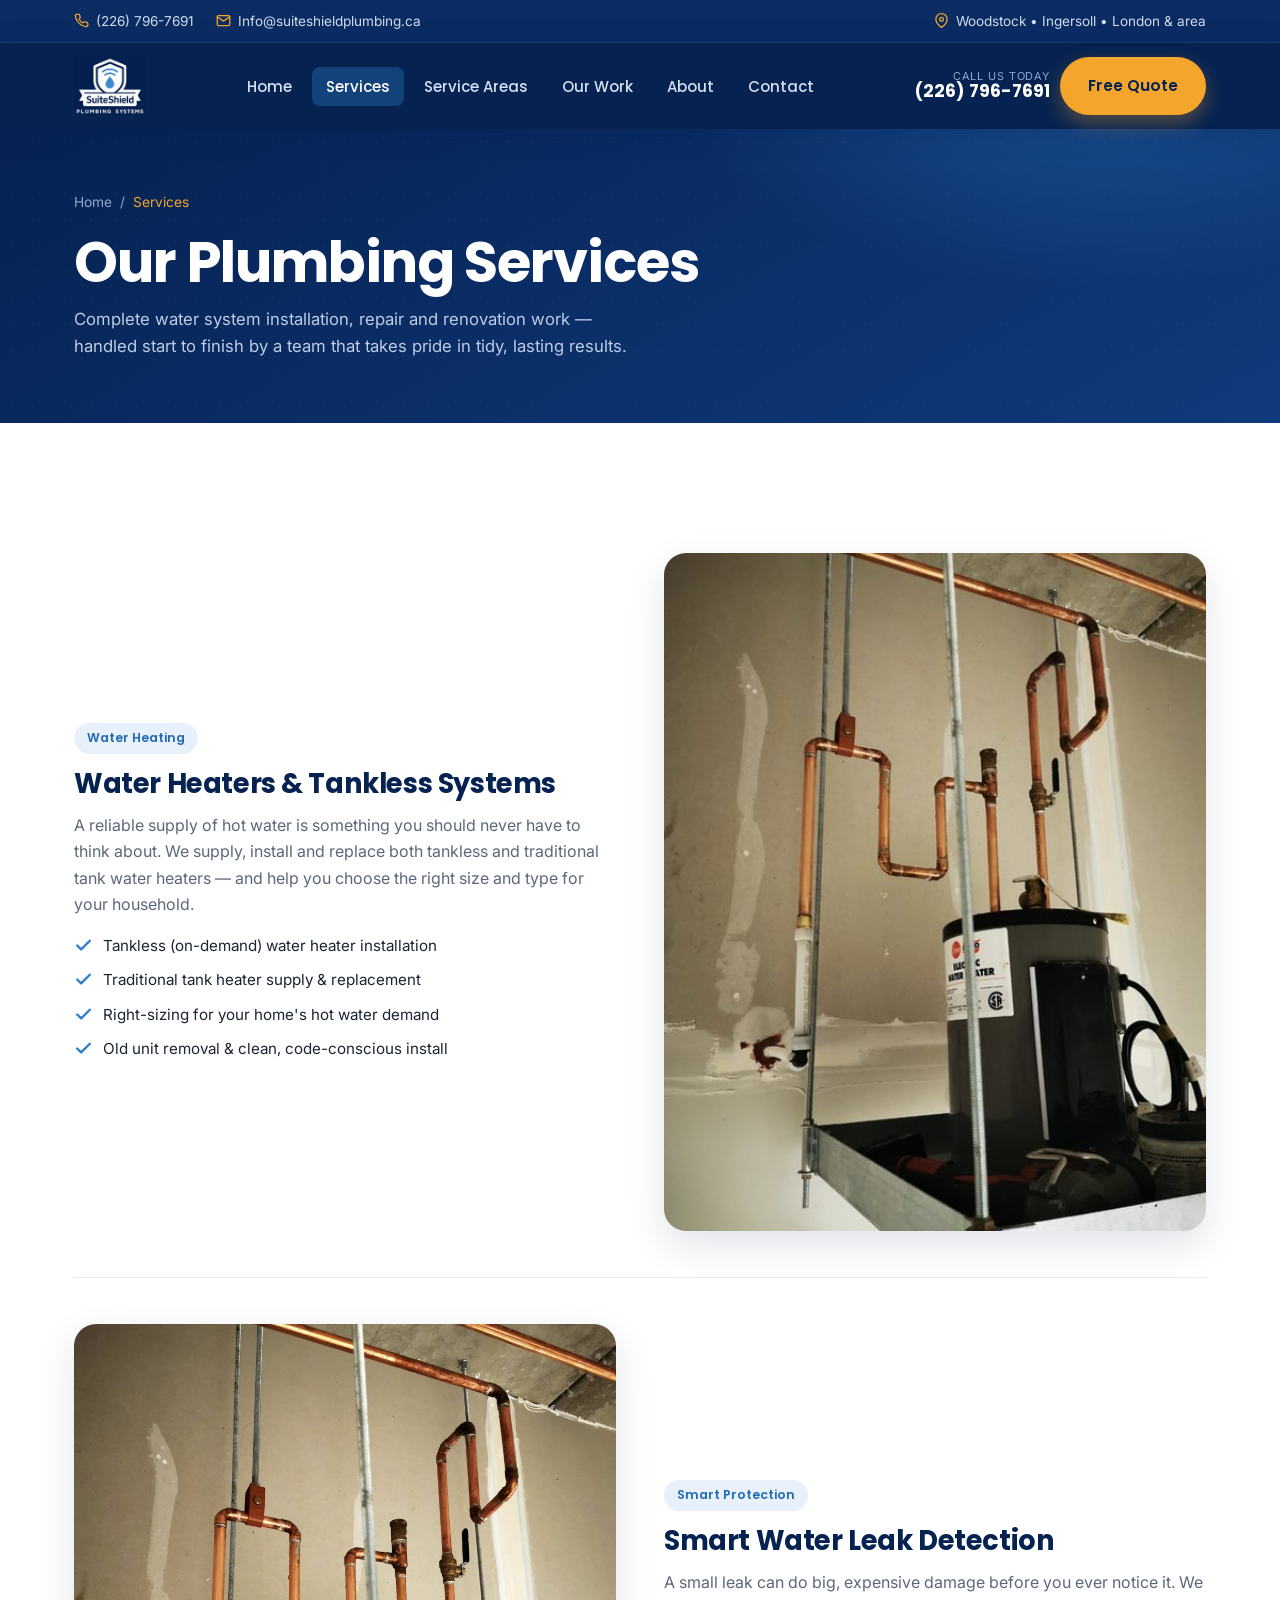
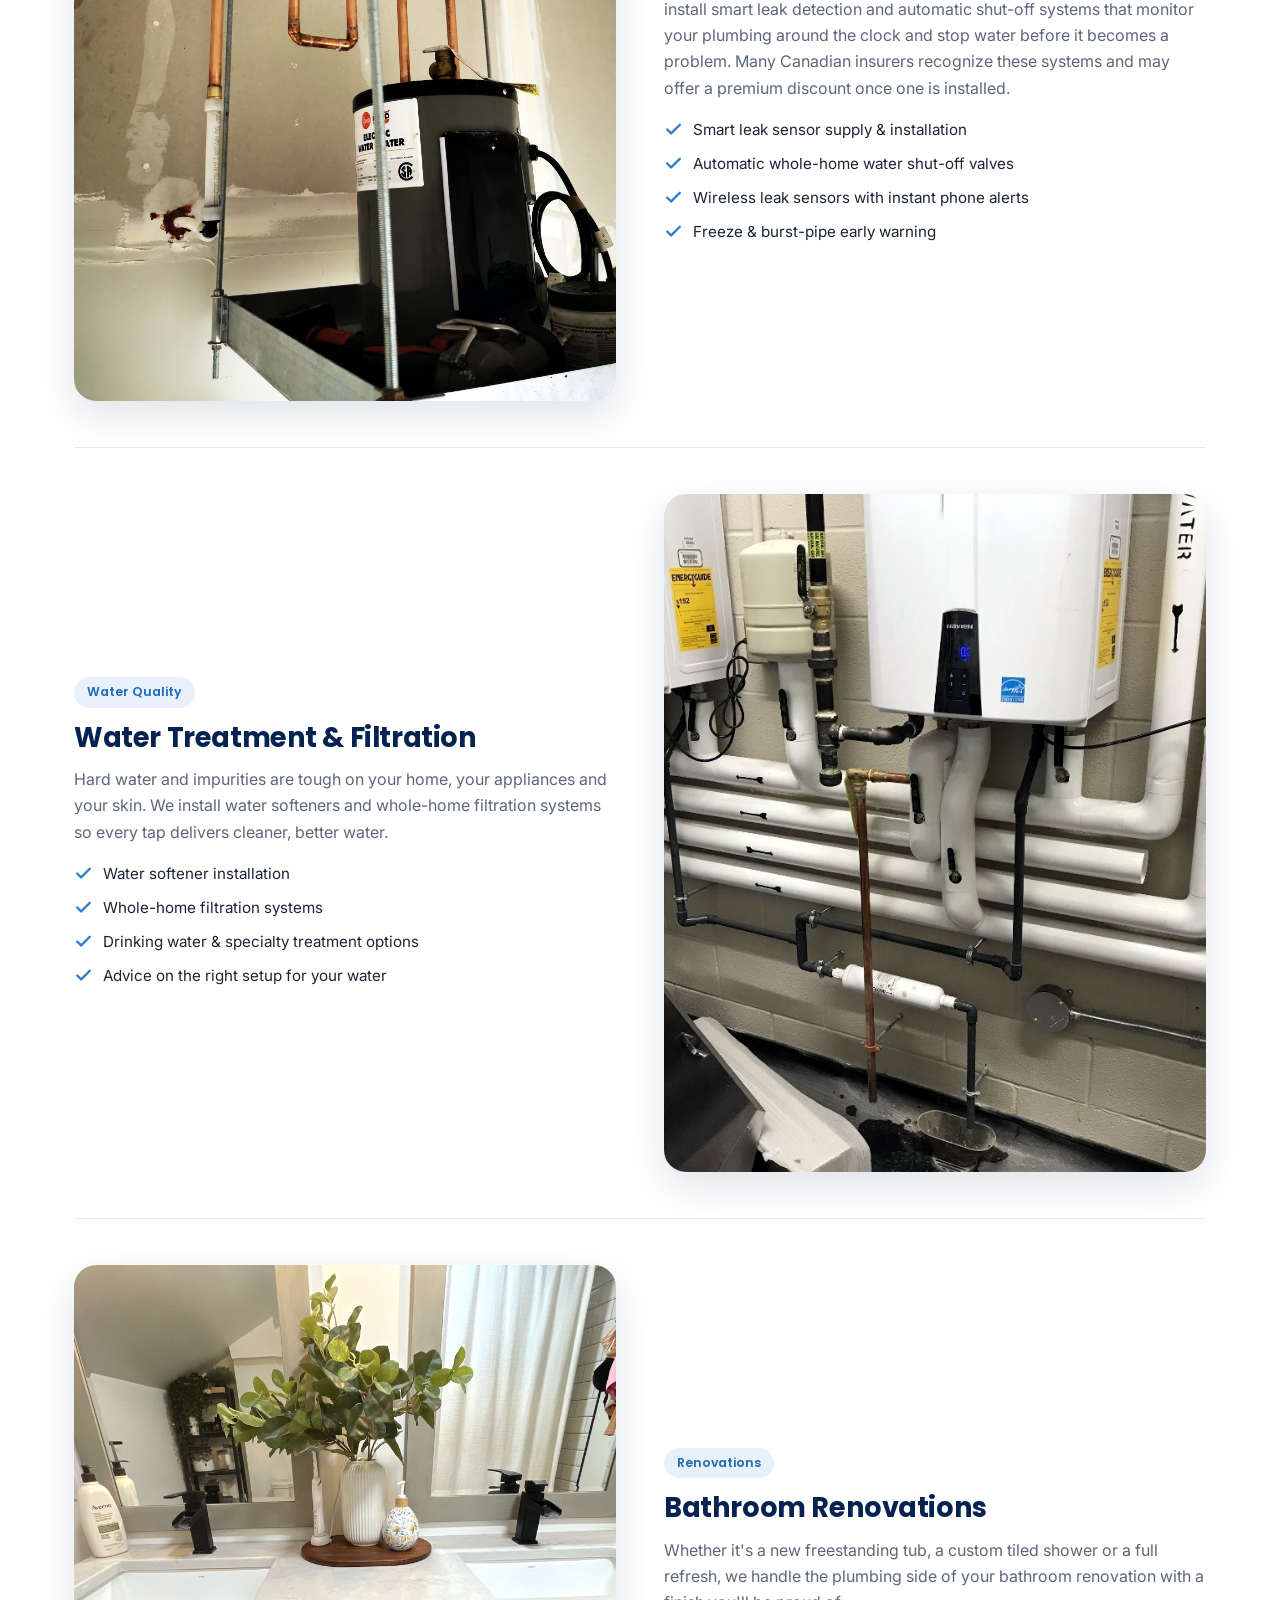
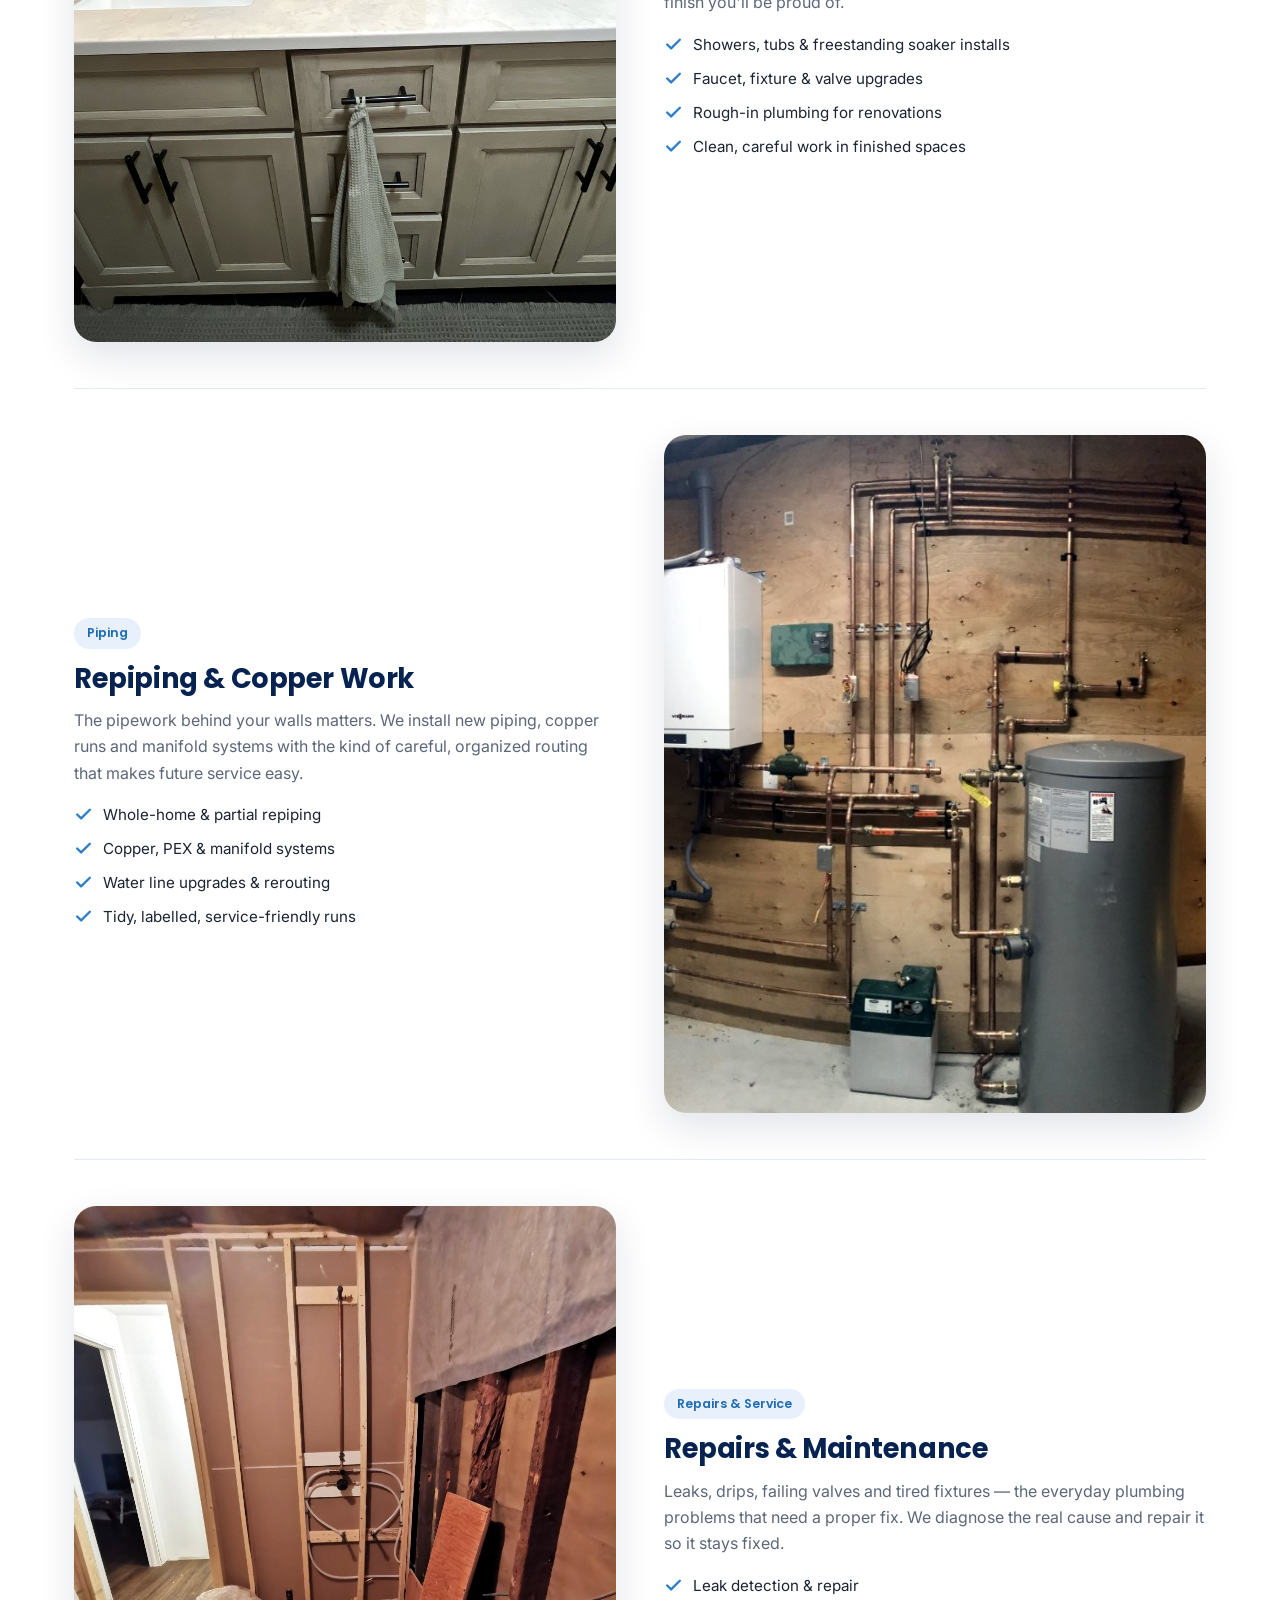
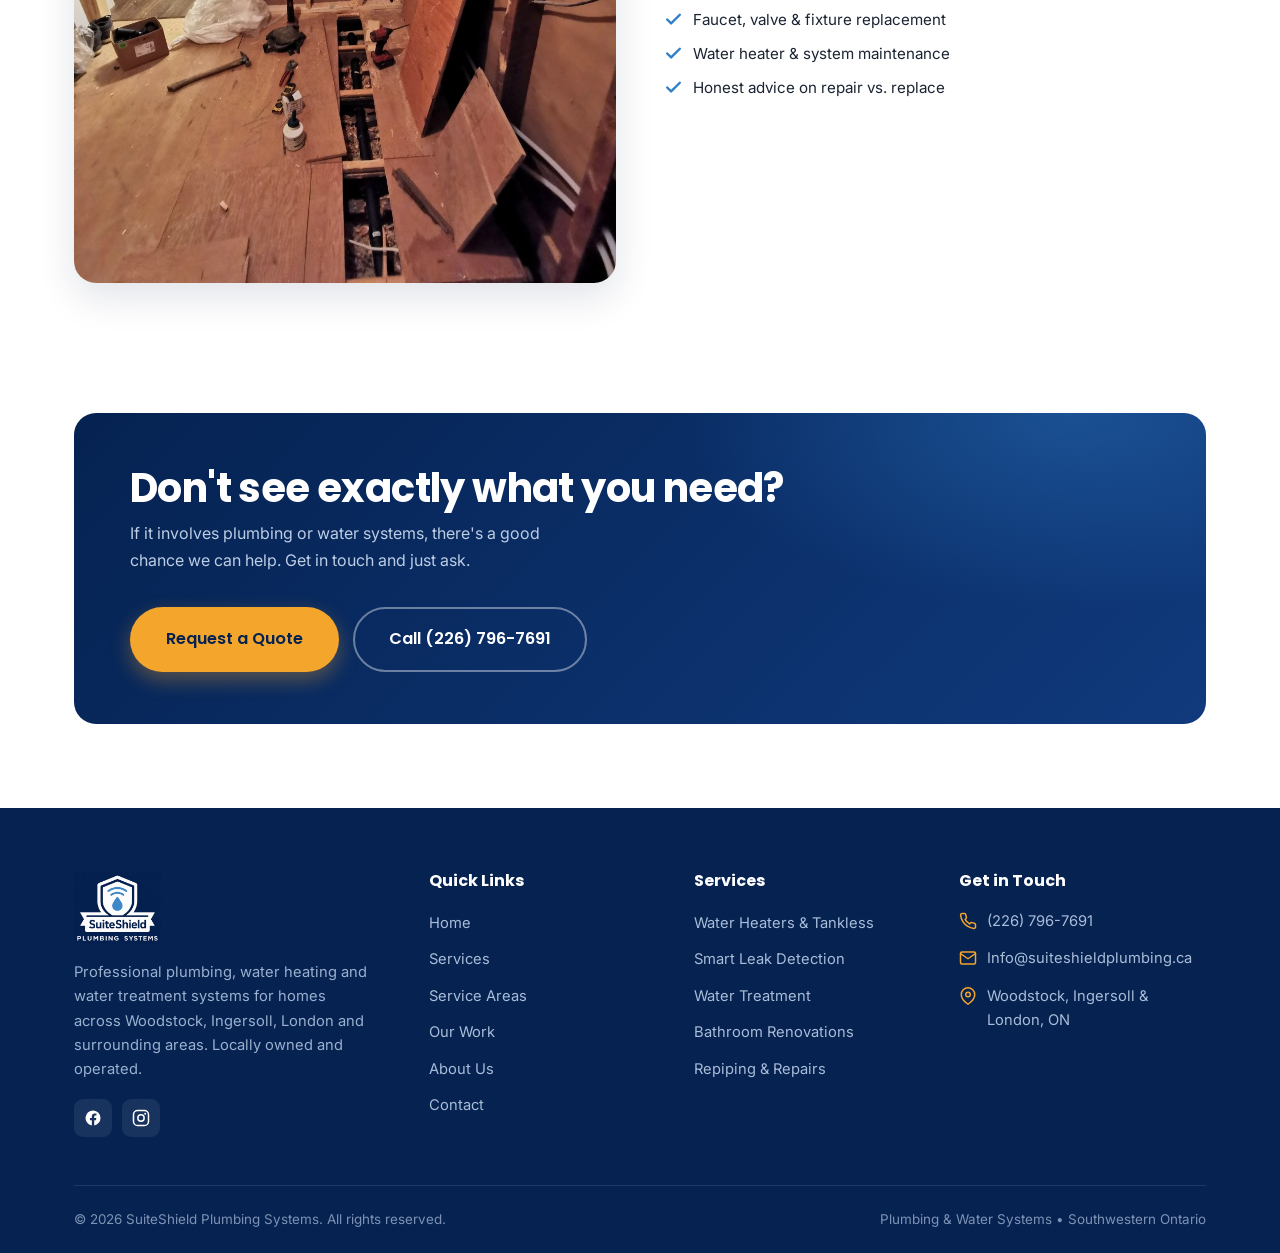
<file: services.html>
<!DOCTYPE html>
<html lang="en">
<head>
<meta charset="UTF-8">
<meta name="viewport" content="width=device-width, initial-scale=1">
<title>Plumbing Services | SuiteShield Plumbing Systems — Woodstock, Ingersoll &amp; London</title>
<meta name="description" content="Water heater installation, tankless systems, smart water leak detection, water treatment, bathroom renovations and repiping across Woodstock, Ingersoll and London, ON.">
<link rel="canonical" href="https://suiteshieldplumbing.ca/services.html">
  <meta property="og:site_name" content="SuiteShield Plumbing Systems">
<link rel="icon" type="image/png" href="assets/images/favicon.png">
<link rel="preconnect" href="https://fonts.googleapis.com">
<link rel="preconnect" href="https://fonts.gstatic.com" crossorigin>
<link href="https://fonts.googleapis.com/css2?family=Poppins:wght@500;600;700;800&family=Inter:wght@400;500;600&display=swap" rel="stylesheet">
<link rel="stylesheet" href="styles.css">
<noscript><style>.reveal{opacity:1;transform:none}</style></noscript>
</head>
<body>

<header>
  <div class="topbar">
    <div class="wrap">
      <div class="topbar-group">
        <a href="tel:+12267967691"><svg viewBox="0 0 24 24" fill="none" stroke="currentColor" stroke-width="2" stroke-linecap="round" stroke-linejoin="round"><path d="M22 16.92v3a2 2 0 0 1-2.18 2 19.79 19.79 0 0 1-8.63-3.07 19.5 19.5 0 0 1-6-6 19.79 19.79 0 0 1-3.07-8.67A2 2 0 0 1 4.11 2h3a2 2 0 0 1 2 1.72c.13.96.36 1.9.7 2.81a2 2 0 0 1-.45 2.11L8.09 9.91a16 16 0 0 0 6 6l1.27-1.27a2 2 0 0 1 2.11-.45c.91.34 1.85.57 2.81.7A2 2 0 0 1 22 16.92z"/></svg>(226) 796-7691</a>
        <a href="mailto:Info@suiteshieldplumbing.ca"><svg viewBox="0 0 24 24" fill="none" stroke="currentColor" stroke-width="2" stroke-linecap="round" stroke-linejoin="round"><rect x="2" y="4" width="20" height="16" rx="2"/><path d="m22 6-10 7L2 6"/></svg>Info@suiteshieldplumbing.ca</a>
      </div>
      <div class="topbar-group">
        <a href="service-areas.html"><svg viewBox="0 0 24 24" fill="none" stroke="currentColor" stroke-width="2" stroke-linecap="round" stroke-linejoin="round"><path d="M21 10c0 7-9 13-9 13s-9-6-9-13a9 9 0 0 1 18 0z"/><circle cx="12" cy="10" r="3"/></svg>Woodstock &bull; Ingersoll &bull; London &amp; area</a>
      </div>
    </div>
  </div>
  <div class="site-header">
    <div class="wrap">
      <nav class="nav">
        <a class="brand" href="index.html"><img src="assets/images/logo.png" alt="SuiteShield Plumbing Systems"></a>
        <ul class="nav-links">
          <li><a href="index.html">Home</a></li>
          <li><a href="services.html" class="active">Services</a></li>
          <li><a href="service-areas.html">Service Areas</a></li>
          <li><a href="gallery.html">Our Work</a></li>
          <li><a href="about.html">About</a></li>
          <li><a href="contact.html">Contact</a></li>
        </ul>
        <div class="nav-cta">
          <a class="nav-phone" href="tel:+12267967691"><span>Call us today</span><strong>(226) 796-7691</strong></a>
          <a class="btn btn-primary" href="contact.html">Free Quote</a>
          <button class="burger" aria-label="Open menu"><span></span><span></span><span></span></button>
        </div>
      </nav>
    </div>
  </div>
</header>

<section class="page-hero">
  <div class="wrap">
    <div class="crumb"><a href="index.html">Home</a> &nbsp;/&nbsp; <span>Services</span></div>
    <h1>Our Plumbing Services</h1>
    <p>Complete water system installation, repair and renovation work — handled start to finish by a team that takes pride in tidy, lasting results.</p>
  </div>
</section>

<section class="section">
  <div class="wrap">

    <div class="svc-block reveal" id="water-heaters">
      <div class="svc-text">
        <span class="tag">Water Heating</span>
        <h2>Water Heaters &amp; Tankless Systems</h2>
        <p>A reliable supply of hot water is something you should never have to think about. We supply, install and replace both tankless and traditional tank water heaters — and help you choose the right size and type for your household.</p>
        <ul>
          <li><svg viewBox="0 0 24 24" fill="none" stroke="currentColor" stroke-width="3" stroke-linecap="round" stroke-linejoin="round"><polyline points="20 6 9 17 4 12"/></svg>Tankless (on-demand) water heater installation</li>
          <li><svg viewBox="0 0 24 24" fill="none" stroke="currentColor" stroke-width="3" stroke-linecap="round" stroke-linejoin="round"><polyline points="20 6 9 17 4 12"/></svg>Traditional tank heater supply &amp; replacement</li>
          <li><svg viewBox="0 0 24 24" fill="none" stroke="currentColor" stroke-width="3" stroke-linecap="round" stroke-linejoin="round"><polyline points="20 6 9 17 4 12"/></svg>Right-sizing for your home's hot water demand</li>
          <li><svg viewBox="0 0 24 24" fill="none" stroke="currentColor" stroke-width="3" stroke-linecap="round" stroke-linejoin="round"><polyline points="20 6 9 17 4 12"/></svg>Old unit removal &amp; clean, code-conscious install</li>
        </ul>
      </div>
      <img src="assets/images/water-heater-install.jpg" alt="Water heater installation with copper piping by SuiteShield Plumbing Systems">
    </div>

    <div class="svc-block flip reveal" id="leak-detection">
      <div class="svc-text">
        <span class="tag">Smart Protection</span>
        <h2>Smart Water Leak Detection</h2>
        <!-- TODO: Nowa partner badge/line goes here once approved wording + logo are confirmed.
             e.g. <p class="partner-line"><strong>Authorized Nowa Partner</strong> — insurer-recommended leak protection.</p> -->
        <p>A small leak can do big, expensive damage before you ever notice it. We install smart leak detection and automatic shut-off systems that monitor your plumbing around the clock and stop water before it becomes a problem. Many Canadian insurers recognize these systems and may offer a premium discount once one is installed.</p>
        <ul>
          <li><svg viewBox="0 0 24 24" fill="none" stroke="currentColor" stroke-width="3" stroke-linecap="round" stroke-linejoin="round"><polyline points="20 6 9 17 4 12"/></svg>Smart leak sensor supply &amp; installation</li>
          <li><svg viewBox="0 0 24 24" fill="none" stroke="currentColor" stroke-width="3" stroke-linecap="round" stroke-linejoin="round"><polyline points="20 6 9 17 4 12"/></svg>Automatic whole-home water shut-off valves</li>
          <li><svg viewBox="0 0 24 24" fill="none" stroke="currentColor" stroke-width="3" stroke-linecap="round" stroke-linejoin="round"><polyline points="20 6 9 17 4 12"/></svg>Wireless leak sensors with instant phone alerts</li>
          <li><svg viewBox="0 0 24 24" fill="none" stroke="currentColor" stroke-width="3" stroke-linecap="round" stroke-linejoin="round"><polyline points="20 6 9 17 4 12"/></svg>Freeze &amp; burst-pipe early warning</li>
        </ul>
      </div>
      <img src="assets/images/water-heater-copper.jpg" alt="Clean copper water supply and shut-off piping by SuiteShield Plumbing Systems">
    </div>

    <div class="svc-block reveal" id="water-treatment">
      <div class="svc-text">
        <span class="tag">Water Quality</span>
        <h2>Water Treatment &amp; Filtration</h2>
        <p>Hard water and impurities are tough on your home, your appliances and your skin. We install water softeners and whole-home filtration systems so every tap delivers cleaner, better water.</p>
        <ul>
          <li><svg viewBox="0 0 24 24" fill="none" stroke="currentColor" stroke-width="3" stroke-linecap="round" stroke-linejoin="round"><polyline points="20 6 9 17 4 12"/></svg>Water softener installation</li>
          <li><svg viewBox="0 0 24 24" fill="none" stroke="currentColor" stroke-width="3" stroke-linecap="round" stroke-linejoin="round"><polyline points="20 6 9 17 4 12"/></svg>Whole-home filtration systems</li>
          <li><svg viewBox="0 0 24 24" fill="none" stroke="currentColor" stroke-width="3" stroke-linecap="round" stroke-linejoin="round"><polyline points="20 6 9 17 4 12"/></svg>Drinking water &amp; specialty treatment options</li>
          <li><svg viewBox="0 0 24 24" fill="none" stroke="currentColor" stroke-width="3" stroke-linecap="round" stroke-linejoin="round"><polyline points="20 6 9 17 4 12"/></svg>Advice on the right setup for your water</li>
        </ul>
      </div>
      <img src="assets/images/tankless-bank.jpg" alt="Whole-home water system installation by SuiteShield Plumbing Systems">
    </div>

    <div class="svc-block flip reveal" id="bathroom">
      <div class="svc-text">
        <span class="tag">Renovations</span>
        <h2>Bathroom Renovations</h2>
        <p>Whether it's a new freestanding tub, a custom tiled shower or a full refresh, we handle the plumbing side of your bathroom renovation with a finish you'll be proud of.</p>
        <ul>
          <li><svg viewBox="0 0 24 24" fill="none" stroke="currentColor" stroke-width="3" stroke-linecap="round" stroke-linejoin="round"><polyline points="20 6 9 17 4 12"/></svg>Showers, tubs &amp; freestanding soaker installs</li>
          <li><svg viewBox="0 0 24 24" fill="none" stroke="currentColor" stroke-width="3" stroke-linecap="round" stroke-linejoin="round"><polyline points="20 6 9 17 4 12"/></svg>Faucet, fixture &amp; valve upgrades</li>
          <li><svg viewBox="0 0 24 24" fill="none" stroke="currentColor" stroke-width="3" stroke-linecap="round" stroke-linejoin="round"><polyline points="20 6 9 17 4 12"/></svg>Rough-in plumbing for renovations</li>
          <li><svg viewBox="0 0 24 24" fill="none" stroke="currentColor" stroke-width="3" stroke-linecap="round" stroke-linejoin="round"><polyline points="20 6 9 17 4 12"/></svg>Clean, careful work in finished spaces</li>
        </ul>
      </div>
      <img src="assets/images/baribeau-vanity.jpg" alt="Finished double-vanity bathroom renovation with quartz countertop and matte-black faucets by SuiteShield Plumbing Systems">
    </div>

    <div class="svc-block reveal" id="repiping">
      <div class="svc-text">
        <span class="tag">Piping</span>
        <h2>Repiping &amp; Copper Work</h2>
        <p>The pipework behind your walls matters. We install new piping, copper runs and manifold systems with the kind of careful, organized routing that makes future service easy.</p>
        <ul>
          <li><svg viewBox="0 0 24 24" fill="none" stroke="currentColor" stroke-width="3" stroke-linecap="round" stroke-linejoin="round"><polyline points="20 6 9 17 4 12"/></svg>Whole-home &amp; partial repiping</li>
          <li><svg viewBox="0 0 24 24" fill="none" stroke="currentColor" stroke-width="3" stroke-linecap="round" stroke-linejoin="round"><polyline points="20 6 9 17 4 12"/></svg>Copper, PEX &amp; manifold systems</li>
          <li><svg viewBox="0 0 24 24" fill="none" stroke="currentColor" stroke-width="3" stroke-linecap="round" stroke-linejoin="round"><polyline points="20 6 9 17 4 12"/></svg>Water line upgrades &amp; rerouting</li>
          <li><svg viewBox="0 0 24 24" fill="none" stroke="currentColor" stroke-width="3" stroke-linecap="round" stroke-linejoin="round"><polyline points="20 6 9 17 4 12"/></svg>Tidy, labelled, service-friendly runs</li>
        </ul>
      </div>
      <img src="assets/images/copper-manifold-tankless.jpg" alt="Neat copper manifold and tankless system piping by SuiteShield Plumbing Systems">
    </div>

    <div class="svc-block flip reveal" id="repairs">
      <div class="svc-text">
        <span class="tag">Repairs &amp; Service</span>
        <h2>Repairs &amp; Maintenance</h2>
        <p>Leaks, drips, failing valves and tired fixtures — the everyday plumbing problems that need a proper fix. We diagnose the real cause and repair it so it stays fixed.</p>
        <ul>
          <li><svg viewBox="0 0 24 24" fill="none" stroke="currentColor" stroke-width="3" stroke-linecap="round" stroke-linejoin="round"><polyline points="20 6 9 17 4 12"/></svg>Leak detection &amp; repair</li>
          <li><svg viewBox="0 0 24 24" fill="none" stroke="currentColor" stroke-width="3" stroke-linecap="round" stroke-linejoin="round"><polyline points="20 6 9 17 4 12"/></svg>Faucet, valve &amp; fixture replacement</li>
          <li><svg viewBox="0 0 24 24" fill="none" stroke="currentColor" stroke-width="3" stroke-linecap="round" stroke-linejoin="round"><polyline points="20 6 9 17 4 12"/></svg>Water heater &amp; system maintenance</li>
          <li><svg viewBox="0 0 24 24" fill="none" stroke="currentColor" stroke-width="3" stroke-linecap="round" stroke-linejoin="round"><polyline points="20 6 9 17 4 12"/></svg>Honest advice on repair vs. replace</li>
        </ul>
      </div>
      <img src="assets/images/baribeau-roughin.jpg" alt="Plumbing repair and renovation rough-in work by SuiteShield Plumbing Systems">
    </div>

  </div>
</section>

<section class="section" style="padding-top:0">
  <div class="wrap">
    <div class="cta-band reveal">
      <div>
        <h2>Don't see exactly what you need?</h2>
        <p>If it involves plumbing or water systems, there's a good chance we can help. Get in touch and just ask.</p>
      </div>
      <div class="actions">
        <a class="btn btn-primary btn-lg" href="contact.html">Request a Quote</a>
        <a class="btn btn-ghost btn-lg" href="tel:+12267967691">Call (226) 796-7691</a>
      </div>
    </div>
  </div>
</section>

<footer class="site-footer">
  <div class="wrap">
    <div class="foot-grid">
      <div class="foot-brand">
        <img src="assets/images/logo.png" alt="SuiteShield Plumbing Systems">
        <p>Professional plumbing, water heating and water treatment systems for homes across Woodstock, Ingersoll, London and surrounding areas. Locally owned and operated.</p>
        <div class="foot-social">
          <a href="https://www.facebook.com/suiteshieldplumbing" target="_blank" rel="noopener" aria-label="SuiteShield Plumbing Systems on Facebook"><svg viewBox="0 0 24 24" fill="currentColor"><path d="M22 12a10 10 0 1 0-11.56 9.88v-6.99H7.9V12h2.54V9.8c0-2.5 1.49-3.89 3.78-3.89.76 0 1.56.07 2.31.2v2.46h-1.26c-1.24 0-1.63.77-1.63 1.56V12h2.78l-.44 2.89h-2.34v6.99A10 10 0 0 0 22 12z"/></svg></a>
          <a href="https://www.instagram.com/suiteshieldplumbing" target="_blank" rel="noopener" aria-label="SuiteShield Plumbing Systems on Instagram"><svg viewBox="0 0 24 24" fill="none" stroke="currentColor" stroke-width="2"><rect x="2" y="2" width="20" height="20" rx="5.5"/><circle cx="12" cy="12" r="4.2"/><circle cx="17.6" cy="6.4" r="1.3" fill="currentColor" stroke="none"/></svg></a>
        </div>
      </div>
      <div>
        <h4>Quick Links</h4>
        <ul class="foot-links">
          <li><a href="index.html">Home</a></li>
          <li><a href="services.html">Services</a></li>
          <li><a href="service-areas.html">Service Areas</a></li>
          <li><a href="gallery.html">Our Work</a></li>
          <li><a href="about.html">About Us</a></li>
          <li><a href="contact.html">Contact</a></li>
        </ul>
      </div>
      <div>
        <h4>Services</h4>
        <ul class="foot-links">
          <li><a href="services.html#water-heaters">Water Heaters &amp; Tankless</a></li>
          <li><a href="services.html#leak-detection">Smart Leak Detection</a></li>
          <li><a href="services.html#water-treatment">Water Treatment</a></li>
          <li><a href="services.html#bathroom">Bathroom Renovations</a></li>
          <li><a href="services.html#repiping">Repiping &amp; Repairs</a></li>
        </ul>
      </div>
      <div>
        <h4>Get in Touch</h4>
        <ul class="foot-contact">
          <li><svg viewBox="0 0 24 24" fill="none" stroke="currentColor" stroke-width="2" stroke-linecap="round" stroke-linejoin="round"><path d="M22 16.92v3a2 2 0 0 1-2.18 2 19.79 19.79 0 0 1-8.63-3.07 19.5 19.5 0 0 1-6-6 19.79 19.79 0 0 1-3.07-8.67A2 2 0 0 1 4.11 2h3a2 2 0 0 1 2 1.72c.13.96.36 1.9.7 2.81a2 2 0 0 1-.45 2.11L8.09 9.91a16 16 0 0 0 6 6l1.27-1.27a2 2 0 0 1 2.11-.45c.91.34 1.85.57 2.81.7A2 2 0 0 1 22 16.92z"/></svg><a href="tel:+12267967691">(226) 796-7691</a></li>
          <li><svg viewBox="0 0 24 24" fill="none" stroke="currentColor" stroke-width="2" stroke-linecap="round" stroke-linejoin="round"><rect x="2" y="4" width="20" height="16" rx="2"/><path d="m22 6-10 7L2 6"/></svg><a href="mailto:Info@suiteshieldplumbing.ca">Info@suiteshieldplumbing.ca</a></li>
          <li><svg viewBox="0 0 24 24" fill="none" stroke="currentColor" stroke-width="2" stroke-linecap="round" stroke-linejoin="round"><path d="M21 10c0 7-9 13-9 13s-9-6-9-13a9 9 0 0 1 18 0z"/><circle cx="12" cy="10" r="3"/></svg><span>Woodstock, Ingersoll &amp; London, ON</span></li>
        </ul>
      </div>
    </div>
    <div class="foot-bottom">
      <span>&copy; <span id="year"></span> SuiteShield Plumbing Systems. All rights reserved.</span>
      <span>Plumbing &amp; Water Systems &bull; Southwestern Ontario</span>
    </div>
  </div>
</footer>

<a class="sticky-call" href="tel:+12267967691" aria-label="Call SuiteShield Plumbing Systems at 226-796-7691">
  <span class="pulse"></span>
  <svg viewBox="0 0 24 24" fill="none" stroke="currentColor" stroke-width="2.2" stroke-linecap="round" stroke-linejoin="round"><path d="M22 16.92v3a2 2 0 0 1-2.18 2 19.79 19.79 0 0 1-8.63-3.07 19.5 19.5 0 0 1-6-6 19.79 19.79 0 0 1-3.07-8.67A2 2 0 0 1 4.11 2h3a2 2 0 0 1 2 1.72c.13.96.36 1.9.7 2.81a2 2 0 0 1-.45 2.11L8.09 9.91a16 16 0 0 0 6 6l1.27-1.27a2 2 0 0 1 2.11-.45c.91.34 1.85.57 2.81.7A2 2 0 0 1 22 16.92z"/></svg>
  Call Now
</a>
<script src="script.js"></script>
</body>
</html>
</file>
<file: styles.css>
/* ============================================================
   Suite Shield Plumbing Systems — site styles
   Brand: deep navy #052251 + water blue, warm amber CTA
   ============================================================ */

:root{
  --navy:#052251;
  --navy-800:#0a2c63;
  --navy-700:#103a7d;
  --blue:#2f7ec9;
  --blue-dark:#1f6cb4;
  --blue-soft:#e8f1fb;
  --amber:#f4a52b;
  --amber-dark:#e0901a;
  --ink:#1b2433;
  --muted:#5c6779;
  --line:#e4eaf2;
  --bg:#ffffff;
  --bg-soft:#f3f7fc;
  --white:#ffffff;
  --radius:14px;
  --radius-lg:22px;
  --shadow-sm:0 2px 10px rgba(8,28,64,.06);
  --shadow:0 14px 38px rgba(8,28,64,.12);
  --shadow-lg:0 26px 60px rgba(8,28,64,.20);
  --maxw:1180px;
  --font-head:'Poppins',-apple-system,BlinkMacSystemFont,'Segoe UI',sans-serif;
  --font-body:'Inter',-apple-system,BlinkMacSystemFont,'Segoe UI',sans-serif;
}

*{box-sizing:border-box;margin:0;padding:0}
html{scroll-behavior:smooth}
body{
  font-family:var(--font-body);
  color:var(--ink);
  background:var(--bg);
  line-height:1.65;
  -webkit-font-smoothing:antialiased;
  overflow-x:hidden;
}
img{max-width:100%;display:block}
a{color:inherit;text-decoration:none}
ul{list-style:none}

h1,h2,h3,h4{font-family:var(--font-head);font-weight:700;line-height:1.18;color:var(--navy)}
h1{font-size:clamp(2.1rem,4.6vw,3.5rem);letter-spacing:-.02em}
h2{font-size:clamp(1.7rem,3.3vw,2.5rem);letter-spacing:-.015em}
h3{font-size:1.22rem}
p{color:var(--muted)}

.wrap{max-width:var(--maxw);margin:0 auto;padding:0 24px}
.section{padding:84px 0}
.section-soft{background:var(--bg-soft)}
.section-navy{background:var(--navy);color:#dce6f5}
.center{text-align:center}

/* ---------- shared section intro ---------- */
.eyebrow{
  display:inline-flex;align-items:center;gap:8px;
  font-family:var(--font-head);font-weight:600;font-size:.78rem;
  letter-spacing:.14em;text-transform:uppercase;color:var(--blue);
  margin-bottom:14px;
}
.eyebrow::before{content:"";width:26px;height:2px;background:var(--amber);border-radius:2px}
.section-navy .eyebrow{color:var(--amber)}
.lead{font-size:1.06rem;max-width:620px}
.center .lead{margin-left:auto;margin-right:auto}
.section-navy h2{color:#fff}
.section-navy p{color:#aebfd8}

/* ---------- buttons ---------- */
.btn{
  display:inline-flex;align-items:center;justify-content:center;gap:9px;
  font-family:var(--font-head);font-weight:600;font-size:.96rem;
  padding:14px 26px;border-radius:999px;border:2px solid transparent;
  cursor:pointer;transition:transform .15s ease,box-shadow .2s ease,background .2s ease;
  white-space:nowrap;
}
.btn svg{width:18px;height:18px}
.btn-primary{background:var(--amber);color:var(--navy);box-shadow:0 8px 20px rgba(244,165,43,.34)}
.btn-primary:hover{background:var(--amber-dark);transform:translateY(-2px)}
.btn-blue{background:var(--blue);color:#fff}
.btn-blue:hover{background:var(--blue-dark);transform:translateY(-2px)}
.btn-ghost{background:transparent;color:#fff;border-color:rgba(255,255,255,.4)}
.btn-ghost:hover{background:rgba(255,255,255,.12);border-color:#fff}
.btn-outline{background:transparent;color:var(--navy);border-color:var(--line)}
.btn-outline:hover{border-color:var(--blue);color:var(--blue)}
.btn-lg{padding:17px 34px;font-size:1.02rem}

/* ---------- top utility bar ---------- */
.topbar{
  background:var(--navy-800);color:#bcd0ec;font-size:.85rem;
  border-bottom:1px solid rgba(255,255,255,.08);
}
.topbar .wrap{display:flex;justify-content:space-between;align-items:center;
  min-height:42px;gap:18px;flex-wrap:wrap}
.topbar a{display:inline-flex;align-items:center;gap:7px;color:#cfddf0}
.topbar a:hover{color:#fff}
.topbar svg{width:15px;height:15px;color:var(--amber)}
.topbar-group{display:flex;gap:22px;align-items:center;flex-wrap:wrap}

/* ---------- header / nav ---------- */
.site-header{
  background:var(--navy);position:sticky;top:0;z-index:60;
  box-shadow:0 4px 24px rgba(5,34,81,.28);
}
.nav{display:flex;align-items:center;justify-content:space-between;
  min-height:86px;gap:20px}
.brand{display:flex;align-items:center;gap:12px}
.brand img{height:60px;width:auto}
.brand-text{display:flex;flex-direction:column;line-height:1.1}
.brand-text strong{font-family:var(--font-head);color:#fff;font-size:1.06rem;font-weight:700}
.brand-text span{color:#8fa8cd;font-size:.7rem;letter-spacing:.18em;text-transform:uppercase}

.nav-links{display:flex;align-items:center;gap:6px}
.nav-links a{
  font-family:var(--font-head);font-weight:500;font-size:.94rem;color:#d4e0f1;
  padding:9px 14px;border-radius:8px;transition:color .15s,background .15s;
}
.nav-links a:hover{color:#fff;background:rgba(255,255,255,.08)}
.nav-links a.active{color:#fff;background:rgba(47,126,201,.34)}
.nav-cta{display:flex;align-items:center;gap:10px}
.nav-phone{
  display:flex;flex-direction:column;line-height:1.15;text-align:right;
}
.nav-phone span{font-size:.68rem;color:#8fa8cd;letter-spacing:.08em;text-transform:uppercase}
.nav-phone strong{font-family:var(--font-head);color:#fff;font-size:1.08rem}
.nav-phone strong:hover{color:var(--amber)}

.burger{display:none;background:none;border:0;cursor:pointer;padding:8px}
.burger span{display:block;width:26px;height:3px;background:#fff;border-radius:3px;
  margin:5px 0;transition:.25s}
.burger.open span:nth-child(1){transform:translateY(8px) rotate(45deg)}
.burger.open span:nth-child(2){opacity:0}
.burger.open span:nth-child(3){transform:translateY(-8px) rotate(-45deg)}

/* ---------- hero ---------- */
.hero{
  background:
    radial-gradient(900px 460px at 82% -10%,rgba(47,126,201,.42),transparent 60%),
    radial-gradient(700px 500px at 6% 110%,rgba(47,126,201,.22),transparent 60%),
    linear-gradient(160deg,#052251 0%,#0a2c63 60%,#103a7d 100%);
  color:#fff;position:relative;overflow:hidden;
}
.hero::after{
  content:"";position:absolute;inset:0;opacity:.5;pointer-events:none;
  background-image:radial-gradient(rgba(255,255,255,.06) 1px,transparent 1px);
  background-size:26px 26px;
}
.hero .wrap{position:relative;z-index:2;display:grid;
  grid-template-columns:1.08fr .92fr;gap:54px;align-items:center;
  padding-top:74px;padding-bottom:84px}
.hero-badge{
  display:inline-flex;align-items:center;gap:9px;background:rgba(255,255,255,.1);
  border:1px solid rgba(255,255,255,.2);padding:7px 15px;border-radius:999px;
  font-size:.82rem;font-weight:500;color:#dce8f8;margin-bottom:22px;
}
.hero-badge .dot{width:8px;height:8px;border-radius:50%;background:var(--amber);
  box-shadow:0 0 0 4px rgba(244,165,43,.25)}
.hero h1{color:#fff;margin-bottom:18px}
.hero h1 .accent{color:var(--amber)}
.hero-sub{color:#bccde6;font-size:1.12rem;max-width:520px;margin-bottom:30px}
.hero-actions{display:flex;gap:14px;flex-wrap:wrap;margin-bottom:34px}
.hero-trust{display:flex;gap:26px;flex-wrap:wrap}
.hero-trust div{display:flex;align-items:center;gap:9px;font-size:.9rem;color:#cdd9ec}
.hero-trust svg{width:20px;height:20px;color:var(--amber);flex-shrink:0}

.hero-media{position:relative}
.hero-media .photo{
  border-radius:var(--radius-lg);overflow:hidden;box-shadow:var(--shadow-lg);
  border:6px solid rgba(255,255,255,.1);aspect-ratio:4/5;
}
.hero-media .photo img{width:100%;height:100%;object-fit:cover}
.hero-float{
  position:absolute;background:#fff;border-radius:16px;padding:16px 20px;
  box-shadow:var(--shadow);display:flex;align-items:center;gap:13px;
}
.hero-float.one{left:-28px;bottom:48px}
.hero-float.two{right:-22px;top:40px;padding:13px 18px}
.hero-float .ic{
  width:44px;height:44px;border-radius:11px;background:var(--blue-soft);
  display:grid;place-items:center;flex-shrink:0;
}
.hero-float .ic svg{width:23px;height:23px;color:var(--blue)}
.hero-float strong{display:block;font-family:var(--font-head);color:var(--navy);font-size:1rem}
.hero-float small{color:var(--muted);font-size:.8rem}

/* ---------- trust strip ---------- */
.trust-strip{background:#fff;border-bottom:1px solid var(--line)}
.trust-strip .wrap{display:grid;grid-template-columns:repeat(4,1fr);gap:8px;
  padding-top:30px;padding-bottom:30px}
.trust-item{display:flex;align-items:center;gap:13px;padding:6px 14px}
.trust-item .ic{width:46px;height:46px;border-radius:12px;background:var(--blue-soft);
  display:grid;place-items:center;flex-shrink:0}
.trust-item .ic svg{width:24px;height:24px;color:var(--blue)}
.trust-item strong{display:block;font-family:var(--font-head);color:var(--navy);
  font-size:.98rem;line-height:1.25}
.trust-item small{color:var(--muted);font-size:.82rem}

/* ---------- services grid ---------- */
.sec-head{margin-bottom:48px}
.sec-head.center{max-width:660px;margin-left:auto;margin-right:auto}
.cards{display:grid;grid-template-columns:repeat(3,1fr);gap:24px}
.card{
  background:#fff;border:1px solid var(--line);border-radius:var(--radius);
  padding:32px 28px;transition:transform .2s ease,box-shadow .2s ease,border-color .2s;
  position:relative;overflow:hidden;
}
.card::before{
  content:"";position:absolute;left:0;top:0;height:4px;width:0;
  background:var(--amber);transition:width .25s ease;
}
.card:hover{transform:translateY(-6px);box-shadow:var(--shadow);border-color:transparent}
.card:hover::before{width:100%}
.card .ic{
  width:58px;height:58px;border-radius:14px;
  background:linear-gradient(135deg,var(--navy),var(--blue));
  display:grid;place-items:center;margin-bottom:20px;
}
.card .ic svg{width:30px;height:30px;color:#fff}
.card h3{margin-bottom:9px}
.card p{font-size:.95rem;margin-bottom:14px}
.card .more{
  font-family:var(--font-head);font-weight:600;font-size:.88rem;color:var(--blue);
  display:inline-flex;align-items:center;gap:6px;
}
.card .more svg{width:15px;height:15px;transition:transform .2s}
.card:hover .more svg{transform:translateX(4px)}

/* ---------- split feature ---------- */
.split{display:grid;grid-template-columns:1fr 1fr;gap:56px;align-items:center}
.split-media{position:relative}
.split-media img{border-radius:var(--radius-lg);box-shadow:var(--shadow);
  width:100%;aspect-ratio:5/6;object-fit:cover}
.split-media.two-up{display:grid;grid-template-columns:1fr 1fr;gap:16px}
.split-media.two-up img{aspect-ratio:3/4}
.split-media.two-up img:last-child{margin-top:38px}
.feat-list{margin-top:24px;display:grid;gap:16px}
.feat-list li{display:flex;gap:14px;align-items:flex-start}
.feat-list .ic{width:38px;height:38px;border-radius:10px;background:var(--blue-soft);
  display:grid;place-items:center;flex-shrink:0}
.feat-list .ic svg{width:20px;height:20px;color:var(--blue)}
.feat-list strong{font-family:var(--font-head);color:var(--navy);display:block;font-size:1rem}
.feat-list p{font-size:.92rem;margin-top:2px}
.section-navy .feat-list .ic{background:rgba(47,126,201,.22)}
.section-navy .feat-list strong{color:#fff}
.section-navy .feat-list p{color:#aebfd8}

/* ---------- stats ---------- */
.stats{display:grid;grid-template-columns:repeat(4,1fr);gap:24px;margin-top:8px}
.stat{text-align:center;padding:26px 14px;background:rgba(255,255,255,.05);
  border:1px solid rgba(255,255,255,.1);border-radius:var(--radius)}
.stat .num{font-family:var(--font-head);font-weight:800;font-size:2.3rem;color:var(--amber);
  line-height:1}
.stat .lbl{color:#bccde4;font-size:.9rem;margin-top:8px}

/* ---------- process ---------- */
.steps{display:grid;grid-template-columns:repeat(4,1fr);gap:24px;counter-reset:step}
.step{position:relative;padding:30px 24px;background:#fff;border:1px solid var(--line);
  border-radius:var(--radius)}
.step .n{
  width:46px;height:46px;border-radius:50%;background:var(--navy);color:#fff;
  font-family:var(--font-head);font-weight:700;display:grid;place-items:center;
  font-size:1.15rem;margin-bottom:16px;
}
.step h3{font-size:1.08rem;margin-bottom:7px}
.step p{font-size:.92rem}

/* ---------- gallery ---------- */
.gal-grid{display:grid;grid-template-columns:repeat(4,1fr);gap:18px}
.gal-item{
  border-radius:var(--radius);overflow:hidden;position:relative;cursor:pointer;
  aspect-ratio:3/4;box-shadow:var(--shadow-sm);background:var(--navy);
}
.gal-item img{width:100%;height:100%;object-fit:cover;transition:transform .4s ease}
.gal-item:hover img{transform:scale(1.07)}
.gal-item .cap{
  position:absolute;left:0;right:0;bottom:0;padding:34px 16px 14px;
  background:linear-gradient(transparent,rgba(5,34,81,.86));
  color:#fff;font-family:var(--font-head);font-weight:600;font-size:.92rem;
  opacity:0;transform:translateY(8px);transition:.25s;
}
.gal-item:hover .cap{opacity:1;transform:translateY(0)}
.gal-masonry{columns:3;column-gap:18px}
.gal-masonry .gal-item{aspect-ratio:auto;margin-bottom:18px;break-inside:avoid}
.gal-masonry .gal-item img{height:auto}
.gal-masonry .gal-item .cap{opacity:1;transform:none}

/* ---------- service areas ---------- */
.area-grid{display:grid;grid-template-columns:repeat(auto-fit,minmax(250px,1fr));gap:24px}
.area-card{
  background:#fff;border:1px solid var(--line);border-radius:var(--radius);
  padding:30px 28px;transition:transform .2s,box-shadow .2s;
  display:block;color:inherit;text-decoration:none;
}
.area-card:hover{transform:translateY(-5px);box-shadow:var(--shadow)}
.area-card:hover h3{color:var(--blue)}
.area-card .more{
  display:inline-flex;align-items:center;gap:6px;
  margin-top:16px;font-family:var(--font-head);font-weight:600;
  color:var(--blue);font-size:.92rem;
}
.area-card .more::after{content:"→";transition:transform .15s}
.area-card:hover .more::after{transform:translateX(3px)}
.area-card .pin{
  width:52px;height:52px;border-radius:13px;background:var(--blue-soft);
  display:grid;place-items:center;margin-bottom:16px;
}
.area-card .pin svg{width:27px;height:27px;color:var(--blue)}
.area-card h3{margin-bottom:8px}
.area-card p{font-size:.93rem}
.area-tags{display:flex;flex-wrap:wrap;gap:8px;margin-top:16px}
.area-tags span{background:var(--bg-soft);border:1px solid var(--line);
  color:var(--muted);font-size:.8rem;padding:5px 12px;border-radius:999px}

/* ---------- CTA band ---------- */
.cta-band{
  background:
    radial-gradient(600px 300px at 88% 0%,rgba(47,126,201,.4),transparent 65%),
    linear-gradient(135deg,var(--navy),var(--navy-700));
  color:#fff;border-radius:var(--radius-lg);padding:52px 56px;
  display:flex;align-items:center;justify-content:space-between;gap:34px;
  flex-wrap:wrap;position:relative;overflow:hidden;
}
.cta-band h2{color:#fff;margin-bottom:8px}
.cta-band p{color:#bccde4;max-width:440px}
.cta-band .actions{display:flex;gap:14px;flex-wrap:wrap}

/* ---------- testimonials / reviews ---------- */
.review-card{
  background:#fff;border:1px solid var(--line);border-radius:var(--radius);
  padding:30px 28px;
}
.stars{display:flex;gap:3px;margin-bottom:14px}
.stars svg{width:19px;height:19px;color:var(--amber)}
.review-card p{color:var(--ink);font-size:.97rem;font-style:italic}
.review-card .who{margin-top:16px;display:flex;align-items:center;gap:12px}
.review-card .av{width:44px;height:44px;border-radius:50%;background:var(--navy);
  color:#fff;font-family:var(--font-head);font-weight:700;display:grid;place-items:center}
.review-card .who strong{font-family:var(--font-head);color:var(--navy);display:block;
  font-size:.95rem}
.review-card .who small{color:var(--muted);font-size:.83rem}

/* ---------- forms ---------- */
.form-wrap{display:grid;grid-template-columns:1fr 1fr;gap:48px;align-items:start}
.form-card{
  background:#fff;border:1px solid var(--line);border-radius:var(--radius-lg);
  padding:36px;box-shadow:var(--shadow);
}
.form-row{display:grid;grid-template-columns:1fr 1fr;gap:16px}
.field{margin-bottom:16px}
.field label{display:block;font-family:var(--font-head);font-weight:500;
  font-size:.86rem;color:var(--navy);margin-bottom:6px}
.field input,.field select,.field textarea{
  width:100%;font-family:var(--font-body);font-size:.95rem;color:var(--ink);
  padding:12px 14px;border:1.5px solid var(--line);border-radius:10px;
  background:#fbfcfe;transition:border-color .15s,box-shadow .15s;
}
.field input:focus,.field select:focus,.field textarea:focus{
  outline:0;border-color:var(--blue);box-shadow:0 0 0 3px rgba(47,126,201,.14);
  background:#fff;
}
.field textarea{resize:vertical;min-height:118px}
.form-note{font-size:.82rem;color:var(--muted);margin-top:6px}
.form-ok{
  display:none;background:#e7f6ec;border:1px solid #bce4c8;color:#1f7a3d;
  padding:14px 16px;border-radius:10px;font-size:.92rem;margin-bottom:18px;
}
.form-ok.show{display:block}
.form-err{
  display:none;background:#fdecea;border:1px solid #f5c2bd;color:#a4322a;
  padding:14px 16px;border-radius:10px;font-size:.92rem;margin-bottom:18px;
}
.form-err.show{display:block}
.contact-aside .ci{
  display:flex;gap:16px;align-items:flex-start;padding:20px 0;
  border-bottom:1px solid var(--line);
}
.contact-aside .ci:last-child{border-bottom:0}
.contact-aside .ic{width:48px;height:48px;border-radius:12px;background:var(--blue-soft);
  display:grid;place-items:center;flex-shrink:0}
.contact-aside .ic svg{width:24px;height:24px;color:var(--blue)}
.contact-aside .ci strong{font-family:var(--font-head);color:var(--navy);display:block}
.contact-aside .ci a,.contact-aside .ci span{color:var(--muted);font-size:.95rem}
.contact-aside .ci a:hover{color:var(--blue)}

/* ---------- page hero (inner pages) ---------- */
.page-hero{
  background:
    radial-gradient(700px 360px at 85% -20%,rgba(47,126,201,.4),transparent 60%),
    linear-gradient(150deg,var(--navy),var(--navy-700));
  color:#fff;padding:62px 0;position:relative;overflow:hidden;
}
.page-hero::after{
  content:"";position:absolute;inset:0;opacity:.45;
  background-image:radial-gradient(rgba(255,255,255,.06) 1px,transparent 1px);
  background-size:26px 26px;
}
.page-hero .wrap{position:relative;z-index:2}
.page-hero h1{color:#fff;margin-bottom:10px}
.page-hero p{color:#bccde4;max-width:580px;font-size:1.05rem}
.crumb{font-size:.86rem;color:#8fa8cd;margin-bottom:16px}
.crumb a:hover{color:#fff}
.crumb span{color:var(--amber)}

/* ---------- service detail blocks ---------- */
.svc-block{display:grid;grid-template-columns:1fr 1fr;gap:48px;align-items:center;
  padding:46px 0;border-bottom:1px solid var(--line)}
.svc-block:last-child{border-bottom:0}
.svc-block.flip .svc-text{order:2}
.svc-block img{border-radius:var(--radius-lg);box-shadow:var(--shadow);
  width:100%;aspect-ratio:4/5;object-fit:cover;object-position:center}
.svc-text .tag{display:inline-block;background:var(--blue-soft);color:var(--blue-dark);
  font-family:var(--font-head);font-weight:600;font-size:.78rem;padding:5px 13px;
  border-radius:999px;margin-bottom:14px}
.svc-text h2{font-size:1.7rem;margin-bottom:12px}
.svc-text ul{margin-top:16px;display:grid;gap:9px}
.svc-text ul li{display:flex;gap:10px;align-items:flex-start;font-size:.95rem;color:var(--ink)}
.svc-text ul svg{width:19px;height:19px;color:var(--blue);flex-shrink:0;margin-top:3px}

/* ---------- about values ---------- */
.values{display:grid;grid-template-columns:repeat(3,1fr);gap:24px}
.value{padding:30px 26px;background:#fff;border:1px solid var(--line);
  border-radius:var(--radius)}
.value .ic{width:54px;height:54px;border-radius:13px;
  background:linear-gradient(135deg,var(--navy),var(--blue));
  display:grid;place-items:center;margin-bottom:16px}
.value .ic svg{width:28px;height:28px;color:#fff}
.value h3{margin-bottom:8px}
.value p{font-size:.94rem}

/* ---------- faq ---------- */
.faq{max-width:780px;margin:0 auto}
.faq-item{background:#fff;border:1px solid var(--line);border-radius:12px;
  margin-bottom:12px;overflow:hidden}
.faq-q{
  width:100%;text-align:left;background:none;border:0;cursor:pointer;
  padding:20px 22px;font-family:var(--font-head);font-weight:600;font-size:1rem;
  color:var(--navy);display:flex;justify-content:space-between;align-items:center;gap:16px;
}
.faq-q svg{width:20px;height:20px;color:var(--blue);transition:transform .2s;flex-shrink:0}
.faq-item.open .faq-q svg{transform:rotate(45deg)}
.faq-a{max-height:0;overflow:hidden;transition:max-height .28s ease}
.faq-a p{padding:0 22px 20px;font-size:.95rem}

/* ---------- footer ---------- */
.site-footer{background:var(--navy);color:#a9bcd8;padding-top:64px}
.foot-grid{display:grid;grid-template-columns:1.4fr 1fr 1fr 1.1fr;gap:40px;
  padding-bottom:48px;border-bottom:1px solid rgba(255,255,255,.1)}
.foot-brand img{height:72px;margin-bottom:16px}
.foot-brand p{color:#9bb0cf;font-size:.92rem;max-width:300px}
.foot-social{display:flex;gap:10px;margin-top:18px}
.foot-social a{width:38px;height:38px;border-radius:9px;background:rgba(255,255,255,.08);
  display:grid;place-items:center;transition:background .15s}
.foot-social a:hover{background:var(--blue)}
.foot-social svg{width:18px;height:18px;color:#fff}
.site-footer h4{color:#fff;font-size:1rem;margin-bottom:18px}
.foot-links li{margin-bottom:10px}
.foot-links a{color:#a9bcd8;font-size:.92rem}
.foot-links a:hover{color:#fff}
.foot-contact li{display:flex;gap:10px;margin-bottom:13px;font-size:.92rem}
.foot-contact svg{width:18px;height:18px;color:var(--amber);flex-shrink:0;margin-top:3px}
.foot-contact a:hover{color:#fff}
.foot-bottom{display:flex;justify-content:space-between;gap:16px;flex-wrap:wrap;
  padding:22px 0;font-size:.84rem;color:#7e93b4}
.foot-bottom a:hover{color:#fff}

/* ---------- lightbox ---------- */
.lightbox{
  position:fixed;inset:0;background:rgba(5,18,40,.92);z-index:200;
  display:none;align-items:center;justify-content:center;padding:30px;
}
.lightbox.show{display:flex}
.lightbox img{max-width:90vw;max-height:88vh;border-radius:10px;
  box-shadow:0 30px 80px rgba(0,0,0,.6)}
.lightbox .lb-close{
  position:absolute;top:22px;right:26px;width:46px;height:46px;border-radius:50%;
  background:rgba(255,255,255,.14);border:0;color:#fff;font-size:1.5rem;cursor:pointer;
}
.lightbox .lb-close:hover{background:rgba(255,255,255,.26)}

/* ---------- reveal animation (JS-independent: content can never stay hidden) ---------- */
.reveal{animation:reveal-in .7s ease both}
.reveal.in{opacity:1;transform:none}
@keyframes reveal-in{from{opacity:0;transform:translateY(22px)}to{opacity:1;transform:none}}
@media (prefers-reduced-motion:reduce){.reveal{animation:none}}

/* ---------- responsive ---------- */
@media(max-width:980px){
  .hero .wrap{grid-template-columns:1fr;gap:46px}
  .hero-media{max-width:420px;margin:0 auto}
  .split,.form-wrap,.svc-block,.svc-block.flip .svc-text{grid-template-columns:1fr}
  .svc-block.flip .svc-text{order:0}
  .cards,.values,.area-grid,.steps{grid-template-columns:repeat(2,1fr)}
  .stats{grid-template-columns:repeat(2,1fr)}
  .gal-grid{grid-template-columns:repeat(3,1fr)}
  .gal-masonry{columns:2}
  .foot-grid{grid-template-columns:1fr 1fr}
  .section{padding:64px 0}
}
@media(max-width:760px){
  .burger{display:block}
  .nav-links{
    position:absolute;top:100%;left:0;right:0;background:var(--navy-800);
    flex-direction:column;align-items:stretch;gap:0;padding:10px 16px 18px;
    box-shadow:0 20px 40px rgba(5,34,81,.4);
    display:none;
  }
  .nav-links.open{display:flex}
  .nav-links a{padding:13px 12px;border-radius:8px}
  .nav-phone{display:none}
  .topbar .wrap{justify-content:center}
  .topbar-group:last-child{display:none}
  .trust-strip .wrap{grid-template-columns:1fr 1fr;gap:18px}
  .cta-band{padding:38px 28px;text-align:center;justify-content:center}
  .cta-band .actions{justify-content:center}
  .form-row{grid-template-columns:1fr}
  .gal-grid{grid-template-columns:1fr 1fr}
  .gal-masonry{columns:1}
}
@media(max-width:480px){
  .cards,.values,.area-grid,.steps,.stats{grid-template-columns:1fr}
  .hero-float.one{left:-6px}
  .hero-float.two{right:-6px}
  .section{padding:54px 0}
  .form-card{padding:24px}
}

/* ---------- sticky mobile Call Now button ---------- */
.sticky-call{
  display:none;
  position:fixed;
  right:16px;
  bottom:calc(16px + env(safe-area-inset-bottom,0px));
  z-index:50;
  background:linear-gradient(135deg,#f4a52b 0%,#e08e10 100%);
  color:#1a1a1a;
  font-family:var(--font-head);
  font-weight:700;
  font-size:.98rem;
  text-decoration:none;
  padding:14px 20px 14px 18px;
  border-radius:999px;
  box-shadow:0 10px 24px rgba(5,34,81,.32),0 2px 6px rgba(0,0,0,.15);
  align-items:center;
  gap:10px;
  transition:transform .15s ease,box-shadow .15s ease;
}
.sticky-call:hover,.sticky-call:focus{
  transform:translateY(-2px);
  box-shadow:0 14px 28px rgba(5,34,81,.4),0 2px 8px rgba(0,0,0,.18);
}
.sticky-call svg{width:22px;height:22px;flex-shrink:0}
.sticky-call .pulse{
  position:absolute;inset:0;border-radius:999px;
  box-shadow:0 0 0 0 rgba(244,165,43,.55);
  animation:scPulse 2.2s ease-out infinite;pointer-events:none;
}
@keyframes scPulse{
  0%{box-shadow:0 0 0 0 rgba(244,165,43,.55)}
  70%{box-shadow:0 0 0 16px rgba(244,165,43,0)}
  100%{box-shadow:0 0 0 0 rgba(244,165,43,0)}
}
@media(max-width:76
</file>
